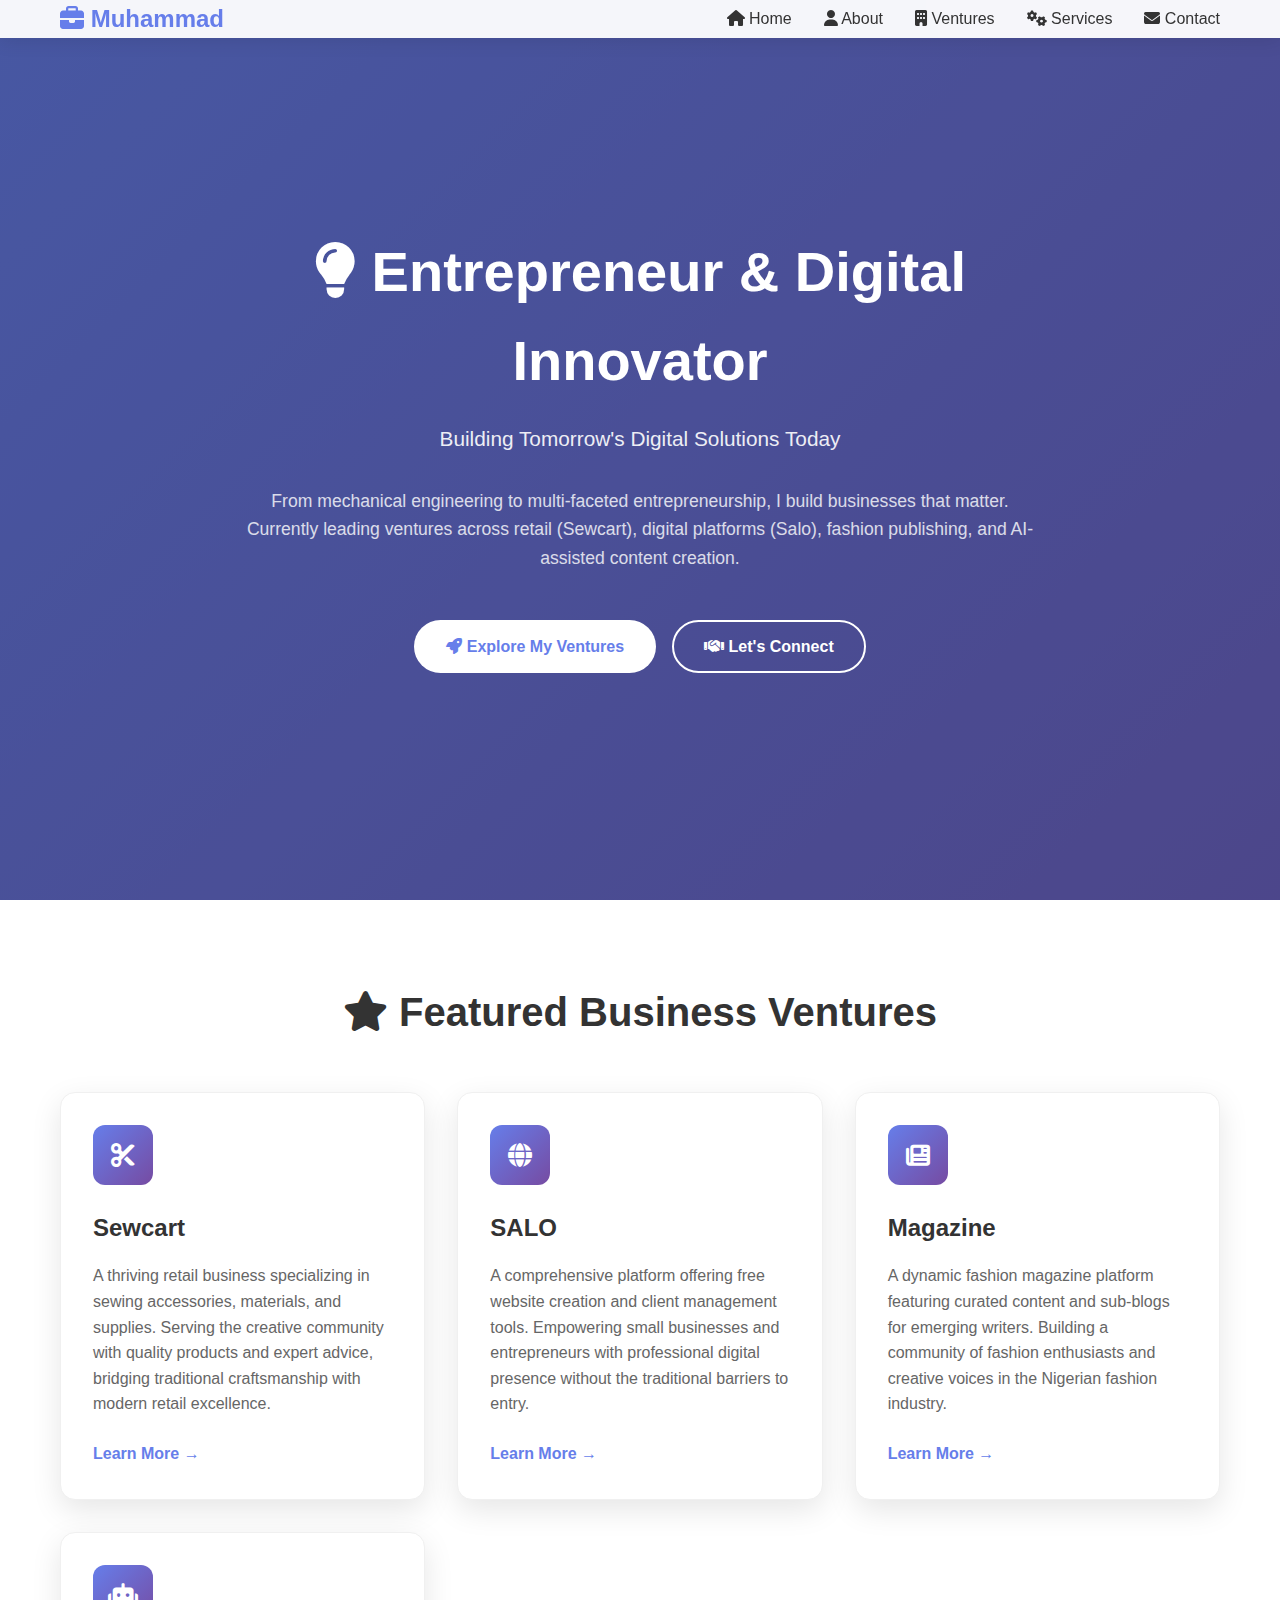
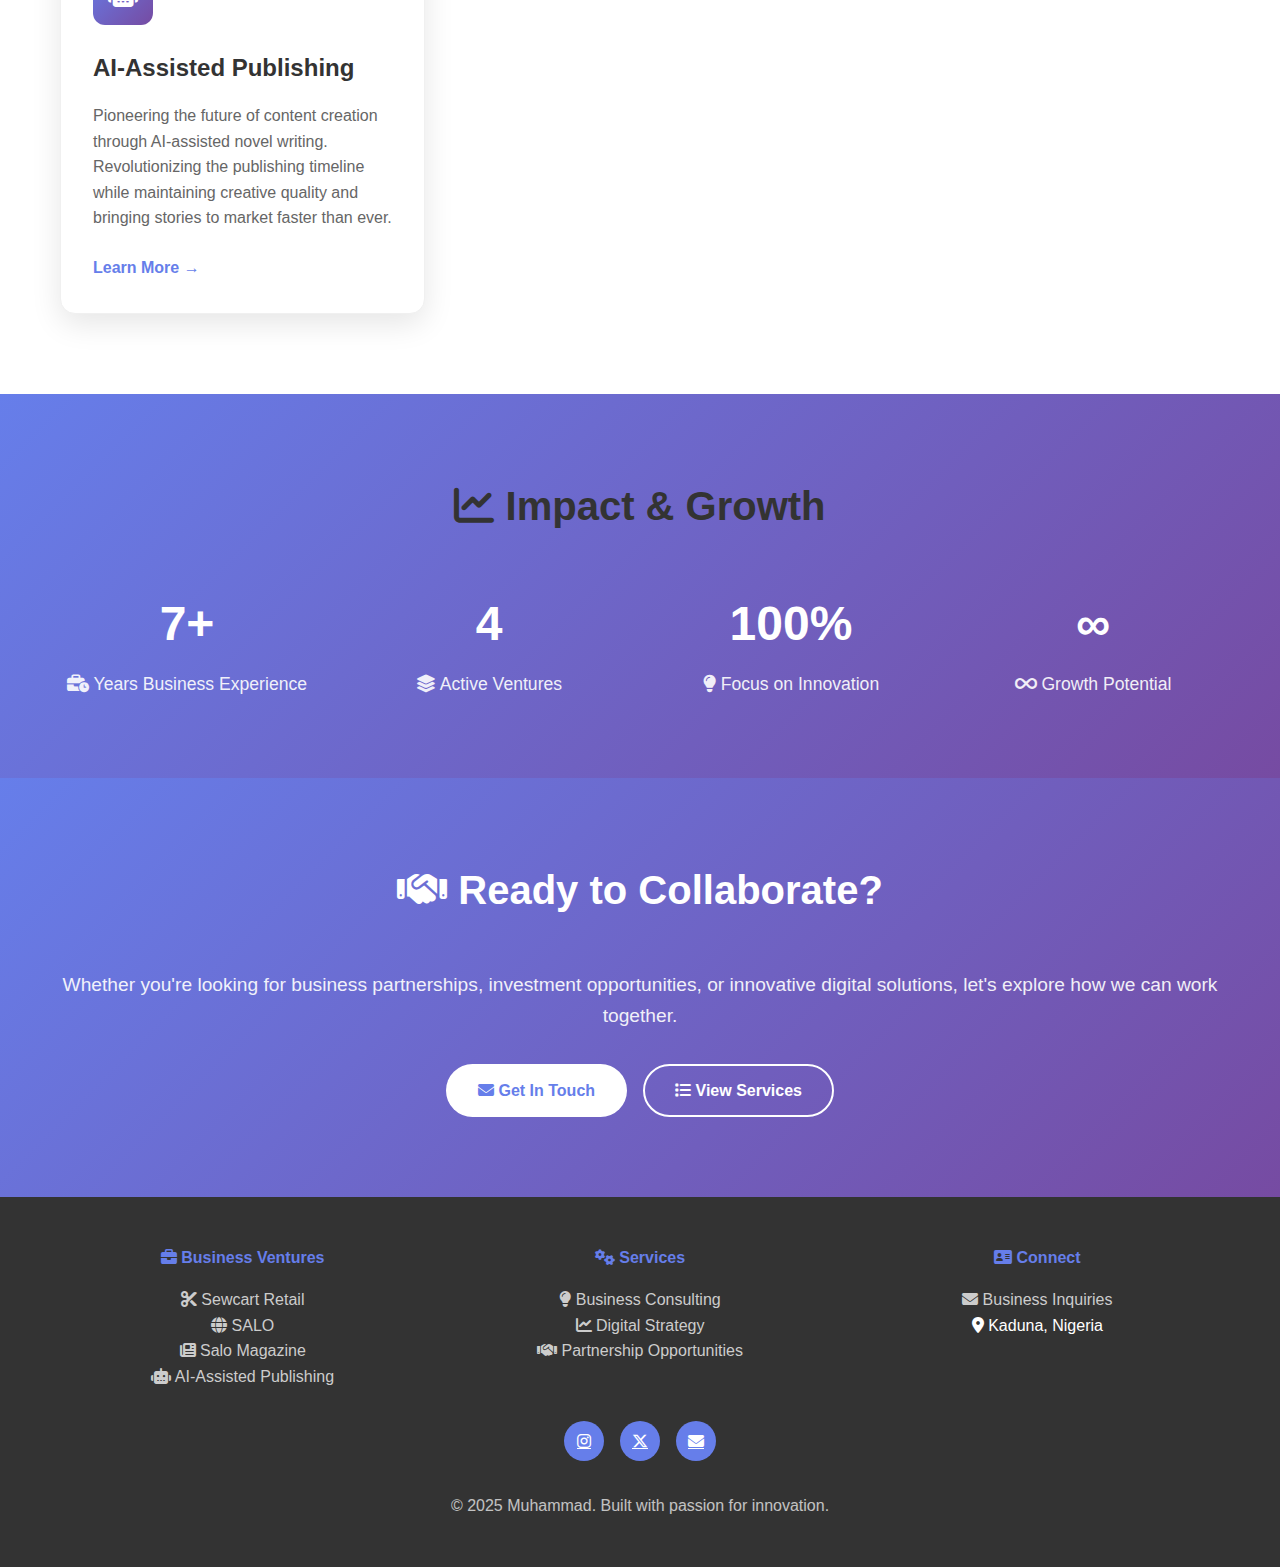
<file: index.html>
<!DOCTYPE html>
<html lang="en">
<head>
    <meta charset="UTF-8">
    <meta name="viewport" content="width=device-width, initial-scale=1.0">
    <title> Muhammad | Entrepreneur </title>
    <meta name="description" content="Entrepreneur building innovative digital solutions across web platforms, fashion publishing, and AI-assisted content creation.">
    <link rel="icon" type="image/x-icon" href="assets/favicon.ico">
    <link rel="stylesheet" href="assets/css/style.css">
    <link href="https://fonts.googleapis.com/css2?family=Inter:wght@400;600;700&display=swap" rel="stylesheet">
    <meta name="keywords" content="Entrepreneur, Digital Business, AI Publishing, Fashion Magazine, Web Platforms, Salo.com.ng, Sewcart, Business Ventures">
    <meta name="author" content="Your Name">
    <meta property="og:title" content="Entrepreneur & Digital Business Owner | Muhammad">
    <meta property="og:description" content="Entrepreneur building innovative digital solutions across web platforms, fashion publishing, and AI-assisted content creation.">
    <meta property="og:image" content="assets/images/og-image.jpg">
    <meta property="og:url" content="https://musnabee.github.io/muhammad">
    <meta name="twitter:card" content="summary_large_image">
    <meta name="twitter:image" content="assets/images/og-image.jpg">
    <meta name="twitter:site" content="@abbati_hq">
   
    <script src="assets/js/main.js"></script>
     <link rel="stylesheet" href="https://cdnjs.cloudflare.com/ajax/libs/font-awesome/6.5.2/css/all.min.css"  crossorigin="anonymous"  referrerpolicy="no-referrer">
    </head>
<body>
    <!-- Header -->
    <header>
        <nav class="container">
            <div class="logo"><i class="fa-solid fa-briefcase"></i> Muhammad</div>
            <ul class="nav-links">
                <li><a href="#home"><i class="fa-solid fa-house"></i> Home</a></li>
                <li><a href="about.html"><i class="fa-solid fa-user"></i> About</a></li>
                <li><a href="ventures.html"><i class="fa-solid fa-building"></i> Ventures</a></li>
                <li><a href="services.html"><i class="fa-solid fa-gears"></i> Services</a></li>
                <li><a href="contact.html"><i class="fa-solid fa-envelope"></i> Contact</a></li>
            </ul>
        </nav>
    </header>

    <!-- Hero Section -->
    <section id="home" class="hero">
        <div class="container">
            <div class="hero-content">
                <h1><i class="fa-solid fa-lightbulb"></i> Entrepreneur & Digital Innovator</h1>
                <p class="hero-subtitle">Building Tomorrow's Digital Solutions Today</p>
                <p class="hero-description">
                    From mechanical engineering to multi-faceted entrepreneurship, I build businesses that matter. 
                    Currently leading ventures across retail (Sewcart), digital platforms (Salo), 
                    fashion publishing, and AI-assisted content creation.
                </p>
                <div class="cta-buttons">
                    <a href="ventures.html" class="btn btn-primary"><i class="fa-solid fa-rocket"></i> Explore My Ventures</a>
                    <a href="contact.html" class="btn btn-secondary"><i class="fa-solid fa-handshake"></i> Let's Connect</a>
                </div>
            </div>
        </div>
    </section>

    <!-- Main Content -->
    <main>
        <!-- Featured Ventures Section -->
        <section class="section">
            <div class="container">
                <h2><i class="fa-solid fa-star"></i> Featured Business Ventures</h2>
                <div class="ventures-grid">
                    <div class="venture-card loading">
                        <div class="venture-icon"><i class="fa-solid fa-scissors"></i></div>
                        <h3>Sewcart</h3>
                        <p>
                            A thriving retail business specializing in sewing accessories, materials, and supplies. 
                            Serving the creative community with quality products and expert advice, bridging 
                            traditional craftsmanship with modern retail excellence.
                        </p>
                        <a href="sewcart.html" class="venture-link">Learn More →</a>
                    </div>

                    <div class="venture-card loading">
                        <div class="venture-icon"><i class="fa-solid fa-globe"></i></div>
                        <h3>SALO</h3>
                        <p>
                            A comprehensive platform offering free website creation and client management tools. 
                            Empowering small businesses and entrepreneurs with professional digital presence 
                            without the traditional barriers to entry.
                        </p>
                        <a href="salo.html" class="venture-link">Learn More →</a>
                    </div>

                    <div class="venture-card loading">
                        <div class="venture-icon"><i class="fa-solid fa-newspaper"></i></div>
                        <h3>Magazine</h3>
                        <p>
                            A dynamic fashion magazine platform featuring curated content and sub-blogs for 
                            emerging writers. Building a community of fashion enthusiasts and creative voices 
                            in the Nigerian fashion industry.
                        </p>
                        <a href="magazine.html" class="venture-link">Learn More →</a>
                    </div>

                    <div class="venture-card loading">
                        <div class="venture-icon"><i class="fa-solid fa-robot"></i></div>
                        <h3>AI-Assisted Publishing</h3>
                        <p>
                            Pioneering the future of content creation through AI-assisted novel writing. 
                            Revolutionizing the publishing timeline while maintaining creative quality 
                            and bringing stories to market faster than ever.
                        </p>
                        <a href="publishing.html" class="venture-link">Learn More →</a>
                    </div>
                </div>
            </div>
        </section>

        <!-- Stats Section -->
        <section class="section stats">
            <div class="container">
                <h2><i class="fa-solid fa-chart-line"></i> Impact & Growth</h2>
                <div class="stats-grid">
                    <div class="stat-item">
                        <h3>7+</h3>
                        <p><i class="fa-solid fa-business-time"></i> Years Business Experience</p>
                    </div>
                    <div class="stat-item">
                        <h3>4</h3>
                        <p><i class="fa-solid fa-layer-group"></i> Active Ventures</p>
                    </div>
                    <div class="stat-item">
                        <h3>100%</h3>
                        <p><i class="fa-solid fa-lightbulb"></i> Focus on Innovation</p>
                    </div>
                    <div class="stat-item">
                        <h3>∞</h3>
                        <p><i class="fa-solid fa-infinity"></i> Growth Potential</p>
                    </div>
                </div>
            </div>
        </section>

        <!-- Blog Preview Section --
        <section class="section blog-preview">
            <div class="container">
                <h2><i class="fa-solid fa-blog"></i> Latest Insights</h2>
                <div class="blog-grid">
                    <article class="blog-card loading">
                        <div class="blog-image"><i class="fa-solid fa-chart-pie"></i></div>
                        <div class="blog-content">
                            <h4>From Engineering to Entrepreneurship: My Digital Journey</h4>
                            <p class="blog-date"><i class="fa-solid fa-calendar"></i> August 2025</p>
                            <p class="blog-excerpt">
                                How my mechanical engineering background shaped my approach to building 
                                systematic and efficient digital businesses...
                            </p>
                        </div>
                    </article>

                    <article class="blog-card loading">
                        <div class="blog-image"><i class="fa-solid fa-robot"></i></div>
                        <div class="blog-content">
                            <h4>The Future of AI-Assisted Content Creation</h4>
                            <p class="blog-date"><i class="fa-solid fa-calendar"></i> August 2025</p>
                            <p class="blog-excerpt">
                                Exploring how artificial intelligence is revolutionizing the publishing industry 
                                and creating new opportunities for creators...
                            </p>
                        </div>
                    </article>

                    <article class="blog-card loading">
                        <div class="blog-image"><i class="fa-solid fa-flag"></i></div>
                        <div class="blog-content">
                            <h4>Building Digital Solutions for the Nigerian Market</h4>
                            <p class="blog-date"><i class="fa-solid fa-calendar"></i> July 2025</p>
                            <p class="blog-excerpt">
                                Understanding local market needs and creating platforms that serve 
                                Nigerian entrepreneurs and creatives effectively...
                            </p>
                        </div>
                    </article>
                </div>
                <div style="text-align: center; margin-top: 2rem;">
                    <a href="blog.html" class="btn btn-primary" style="color: #667eea;"><i class="fa-solid fa-arrow-right"></i> View All Posts</a>
                </div>
            </div>
        </section>
    -->
        <!-- Contact CTA Section -->
        <section class="section" style="background: linear-gradient(135deg, #667eea, #764ba2); color: white;">
            <div class="container" style="text-align: center;">
                <h2 style="color: white;"><i class="fa-solid fa-handshake"></i> Ready to Collaborate?</h2>
                <p style="font-size: 1.2rem; margin-bottom: 2rem; opacity: 0.9;">
                    Whether you're looking for business partnerships, investment opportunities, 
                    or innovative digital solutions, let's explore how we can work together.
                </p>
                <div class="cta-buttons">
                    <a href="contact.html" class="btn btn-primary"><i class="fa-solid fa-envelope"></i> Get In Touch</a>
                    <a href="services.html" class="btn btn-secondary"><i class="fa-solid fa-list"></i> View Services</a>
                </div>
            </div>
        </section>
    </main>

    <!-- Footer -->
    <footer>
        <div class="container">
            <div class="footer-content">
                <div class="footer-section">
                    <h4><i class="fa-solid fa-briefcase"></i> Business Ventures</h4>
                    <p><a href="sewcart.html"><i class="fa-solid fa-scissors"></i> Sewcart Retail</a></p>
                    <p><a href="salo.html"><i class="fa-solid fa-globe"></i> SALO</a></p>
                    <p><a href="magazine.html"><i class="fa-solid fa-newspaper"></i> Salo Magazine</a></p>
                    <p><a href="publishing.html"><i class="fa-solid fa-robot"></i> AI-Assisted Publishing</a></p>
                </div>
                <div class="footer-section">
                    <h4><i class="fa-solid fa-cogs"></i> Services</h4>
                    <p><a href="services.html"><i class="fa-solid fa-lightbulb"></i> Business Consulting</a></p>
                    <p><a href="services.html"><i class="fa-solid fa-chart-line"></i> Digital Strategy</a></p>
                    <p><a href="services.html"><i class="fa-solid fa-handshake"></i> Partnership Opportunities</a></p>
                </div>
                <div class="footer-section">
                    <h4><i class="fa-solid fa-address-card"></i> Connect</h4>
                    <p><a href="contact.html"><i class="fa-solid fa-envelope"></i> Business Inquiries</a></p>
                   <!-- <p><a href="blog.html"><i class="fa-solid fa-pen"></i> Read My Blog</a></p>
                --> <p><i class="fa-solid fa-location-dot"></i> Kaduna, Nigeria</p>
                </div>
            </div>
            
            <div class="social-links">
                <a href="https://instagram.com/abbati.hq" title="Instagram"><i class="fa-brands fa-instagram"></i></a>
                <a href="https://x.com/abbati_hq" title="Twitter"><i class="fa-brands fa-x-twitter"></i></a>
                <a href="mailto:contact@salo.com.ng" title="Email"><i class="fa-solid fa-envelope"></i></a>
            </div>
            
            <p style="margin-top: 2rem; opacity: 0.7;">
                © 2025 Muhammad. Built with passion for innovation.
            </p>
        </div>
    </footer>
</body>


    </html>
</file>
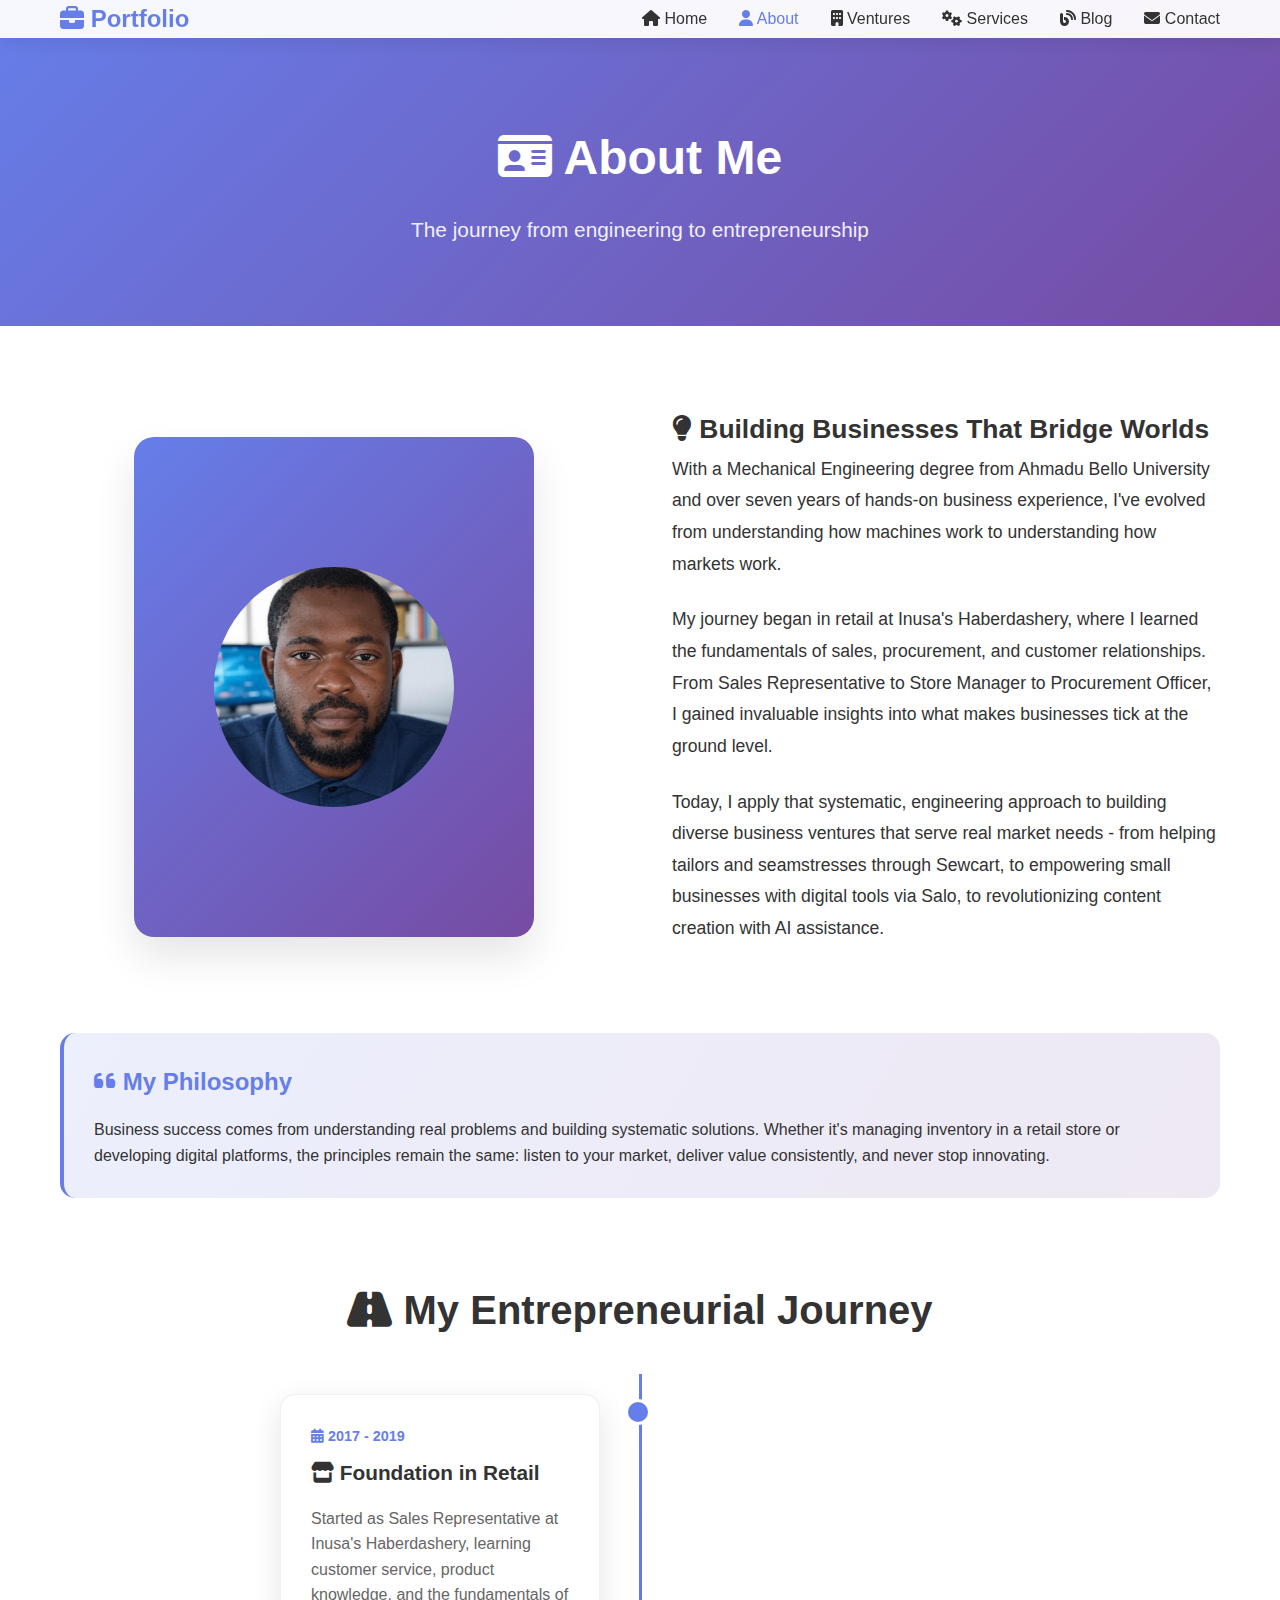
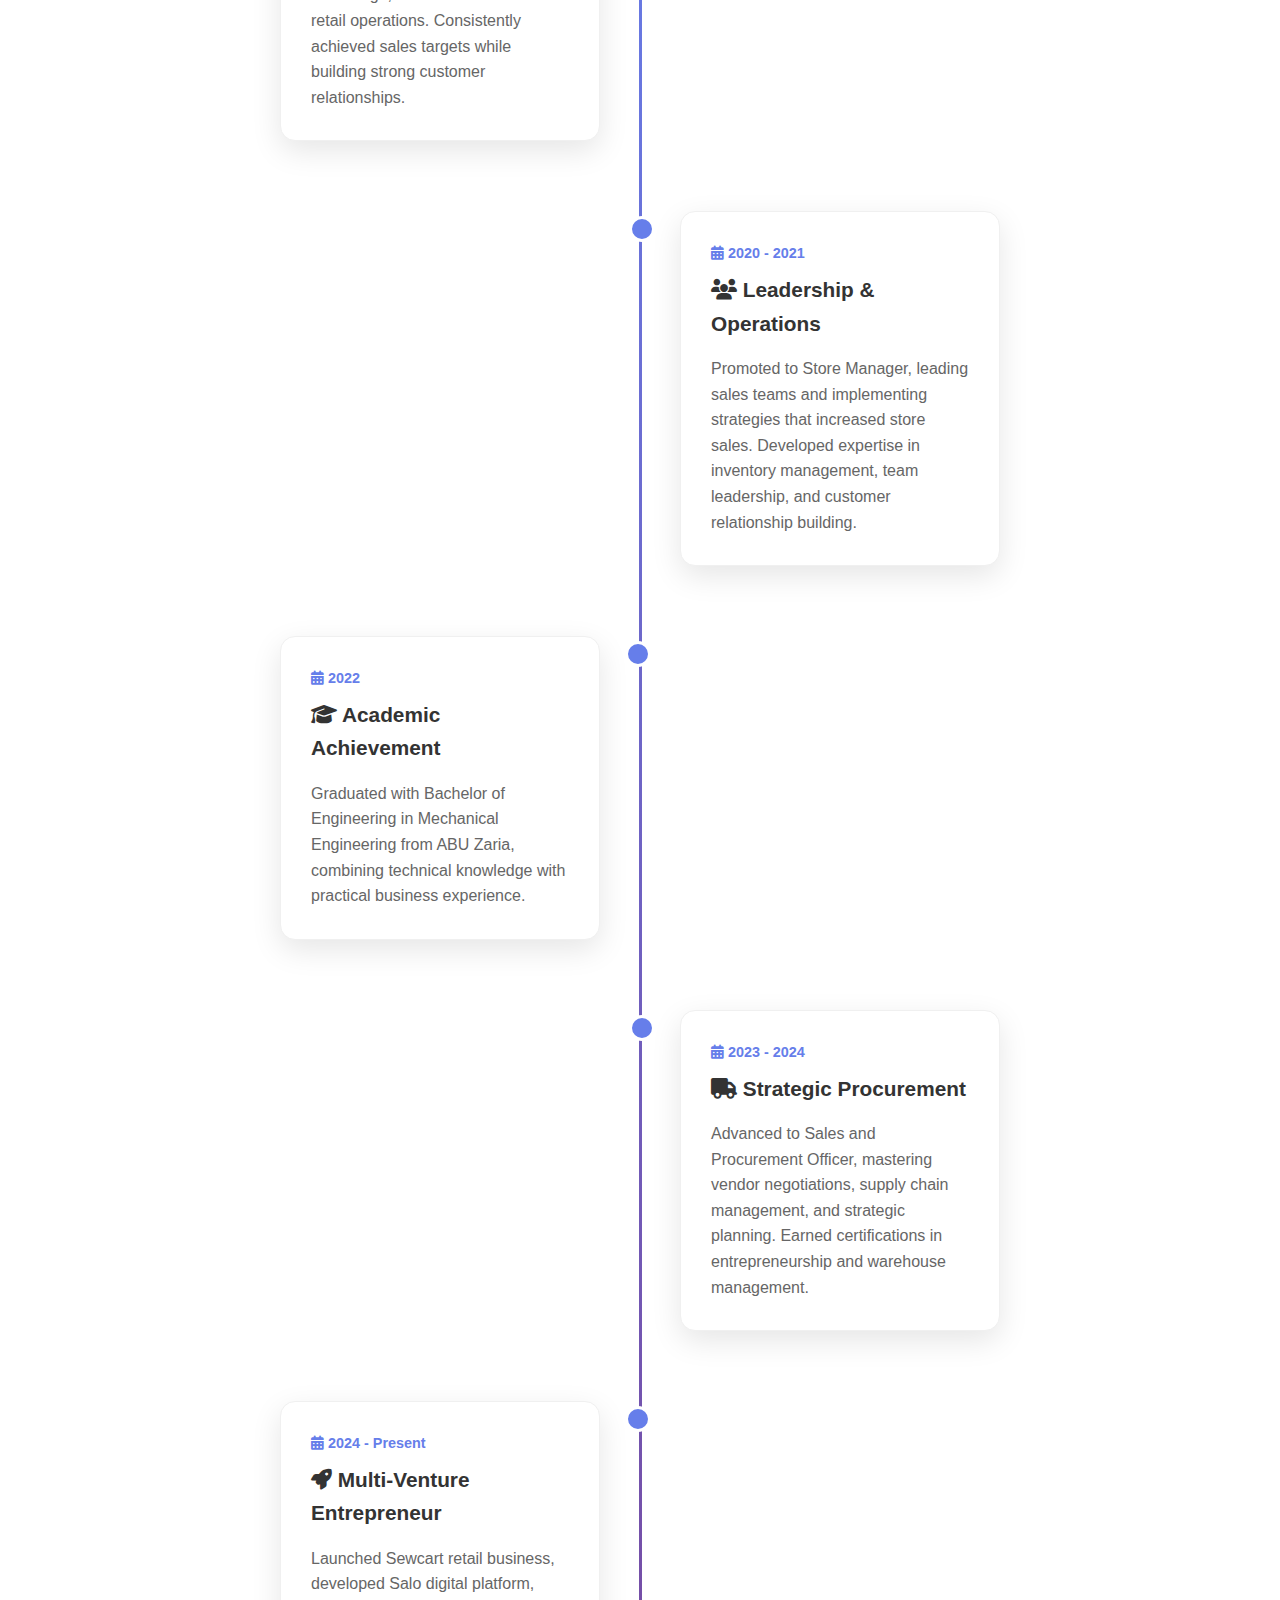
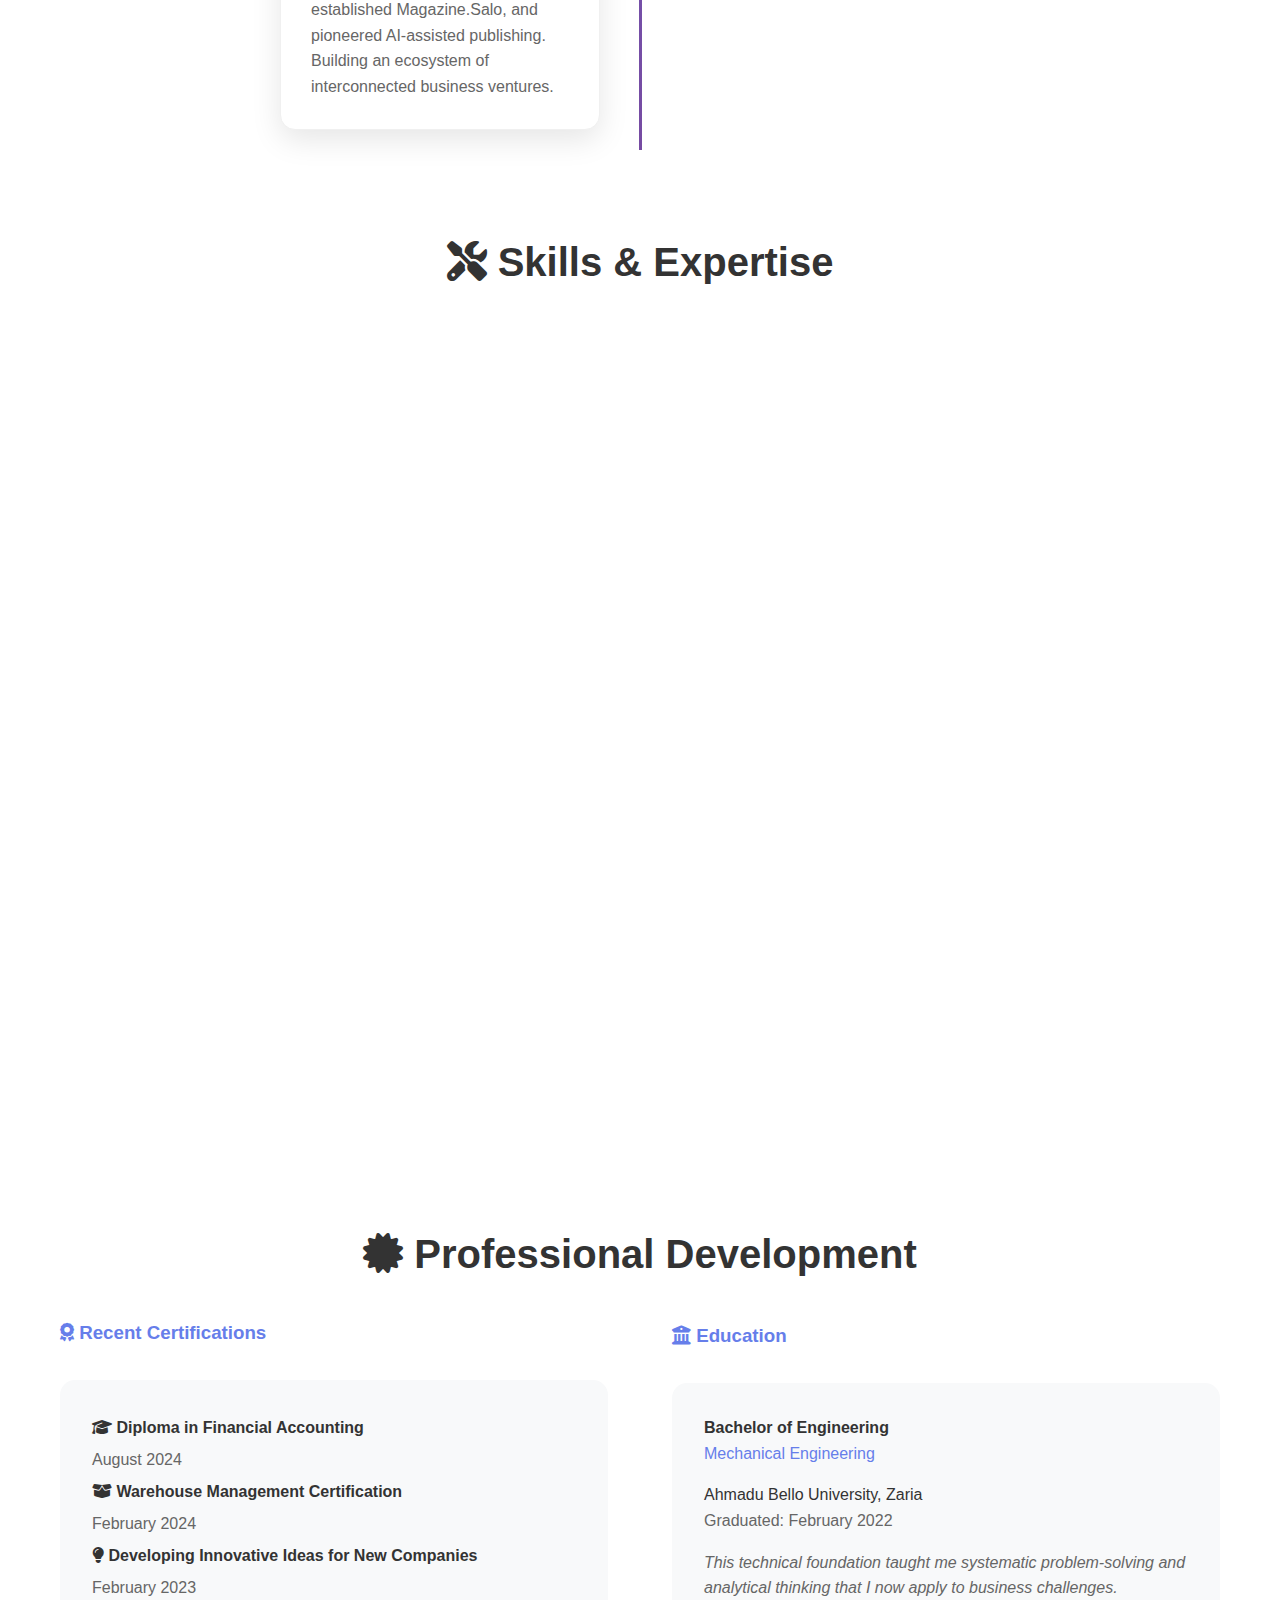
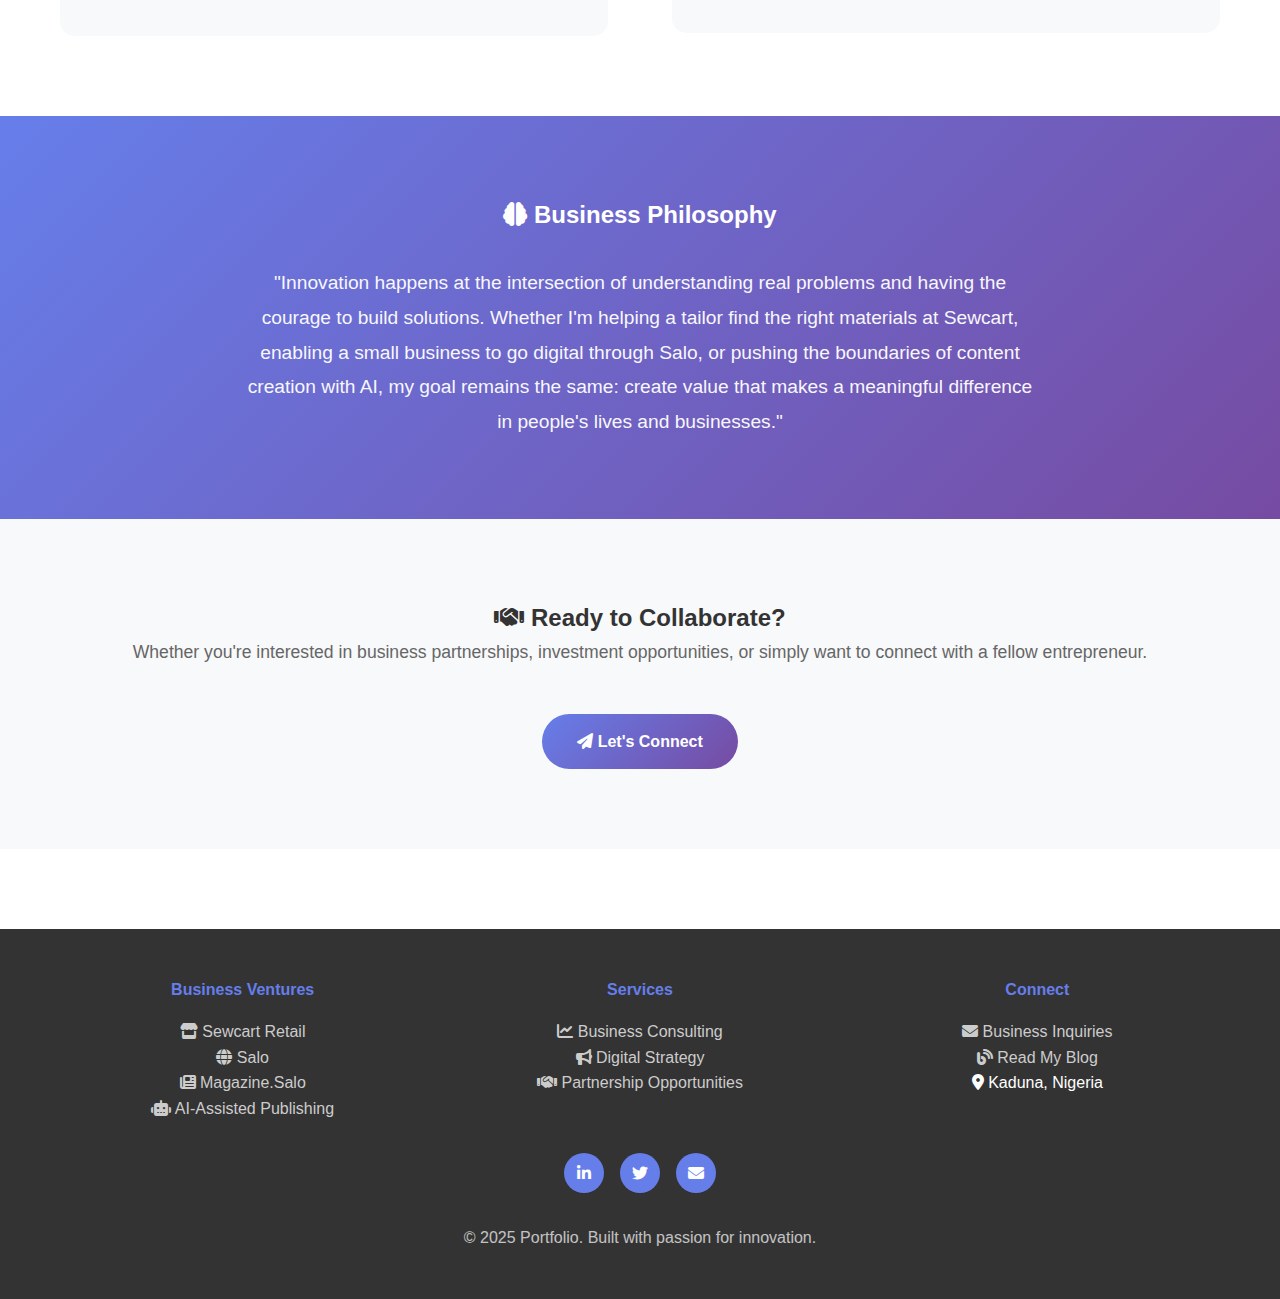
<file: about.html>
<!DOCTYPE html>
<html lang="en">
<head>
    <meta charset="UTF-8">
    <meta name="viewport" content="width=device-width, initial-scale=1.0">
    <title>About | Entrepreneur & Digital Business Owner</title>
    <meta name="description" content="Learn about my journey from mechanical engineering to building diverse business ventures across retail, digital platforms, and publishing.">
    <script src="assets/js/main.js"></script>
    <link rel="stylesheet" href="https://cdnjs.cloudflare.com/ajax/libs/font-awesome/6.5.2/css/all.min.css"  crossorigin="anonymous"  referrerpolicy="no-referrer">
    <link href="https://fonts.googleapis.com/css2?family=Inter:wght@400;600;700&display=swap" rel="stylesheet">
    
    <style>
        * {
            margin: 0;
            padding: 0;
            box-sizing: border-box;
        }

        body {
            font-family: 'Segoe UI', Tahoma, Geneva, Verdana, sans-serif;
            line-height: 1.6;
            color: #333;
            background: #fff;
        }

        .container {
            max-width: 1200px;
            margin: 0 auto;
            padding: 0 20px;
        }

        /* Header */
        header {
            background: rgba(255, 255, 255, 0.95);
            backdrop-filter: blur(10px);
            position: fixed;
            width: 100%;
            top: 0;
            z-index: 1000;
            box-shadow: 0 2px 20px rgba(0, 0, 0, 0.1);
        }

        nav {
            display: flex;
            justify-content: space-between;
            align-items: center;
            padding: 1rem 0;
        }

        .logo {
            font-size: 1.5rem;
            font-weight: bold;
            color: #667eea;
        }

        .nav-links {
            display: flex;
            list-style: none;
            gap: 2rem;
        }

        .nav-links a {
            text-decoration: none;
            color: #333;
            font-weight: 500;
            transition: color 0.3s ease;
        }

        .nav-links a:hover,
        .nav-links a.active {
            color: #667eea;
        }

        /* Hero Section */
        .page-hero {
            background: linear-gradient(135deg, #667eea 0%, #764ba2 100%);
            color: white;
            padding: 120px 0 80px;
            text-align: center;
        }

        .page-hero h1 {
            font-size: 3rem;
            margin-bottom: 1rem;
            animation: fadeInUp 1s ease-out;
        }

        .page-hero p {
            font-size: 1.3rem;
            opacity: 0.9;
            animation: fadeInUp 1s ease-out 0.3s both;
        }

        /* Main Content */
        .profile-image img {
            width: 240px;       /* adjust size */
             height: 240px;      /* adjust size */
             border-radius: 50%; /* makes it circular */
              object-fit: cover;  /* crops the image nicely */    
            }

        .main-content {
            padding: 80px 0;
        }

        .content-section {
            margin-bottom: 80px;
        }

        .section-title {
            font-size: 2.5rem;
            margin-bottom: 2rem;
            color: #333;
            text-align: center;
        }

        .two-column {
            display: grid;
            grid-template-columns: 1fr 1fr;
            gap: 4rem;
            align-items: center;
            margin-bottom: 4rem;
        }

        .profile-image {
            width: 100%;
            max-width: 400px;
            height: 500px;
            background: linear-gradient(135deg, #667eea, #764ba2);
            border-radius: 20px;
            display: flex;
            align-items: center;
            justify-content: center;
            color: white;
            font-size: 4rem;
            margin: 0 auto;
            box-shadow: 0 20px 40px rgba(0, 0, 0, 0.1);
        }

        .about-text {
            font-size: 1.1rem;
            line-height: 1.8;
        }

        .about-text p {
            margin-bottom: 1.5rem;
        }

        .highlight {
            background: linear-gradient(120deg, #667eea20 0%, #764ba220 100%);
            padding: 30px;
            border-radius: 15px;
            margin: 3rem 0;
            border-left: 4px solid #667eea;
        }

        .highlight h3 {
            color: #667eea;
            margin-bottom: 1rem;
            font-size: 1.5rem;
        }

        /* Journey Timeline */
        .timeline {
            position: relative;
            max-width: 800px;
            margin: 0 auto;
        }

        .timeline::before {
            content: '';
            position: absolute;
            width: 3px;
            background: linear-gradient(to bottom, #667eea, #764ba2);
            top: 0;
            bottom: 0;
            left: 50%;
            margin-left: -1.5px;
        }

        .timeline-item {
            padding: 20px 40px;
            position: relative;
            background: inherit;
            width: 50%;
            margin-bottom: 30px;
        }

        .timeline-item::after {
            content: '';
            position: absolute;
            width: 20px;
            height: 20px;
            background: #667eea;
            border: 3px solid #fff;
            top: 25px;
            border-radius: 50%;
            z-index: 1;
        }

        .timeline-item:nth-child(odd) {
            left: 0;
        }

        .timeline-item:nth-child(odd)::after {
            right: -11px;
        }

        .timeline-item:nth-child(even) {
            left: 50%;
        }

        .timeline-item:nth-child(even)::after {
            left: -11px;
        }

        .timeline-content {
            background: #fff;
            padding: 30px;
            border-radius: 15px;
            box-shadow: 0 10px 30px rgba(0, 0, 0, 0.1);
            border: 1px solid #f0f0f0;
        }

        .timeline-date {
            color: #667eea;
            font-weight: bold;
            font-size: 0.9rem;
            margin-bottom: 0.5rem;
        }

        .timeline-title {
            font-size: 1.3rem;
            margin-bottom: 1rem;
            color: #333;
        }

        .timeline-description {
            color: #666;
            line-height: 1.6;
        }

        /* Skills Grid */
        .skills-grid {
            display: grid;
            grid-template-columns: repeat(auto-fit, minmax(280px, 1fr));
            gap: 2rem;
            margin-top: 3rem;
        }

        .skill-category {
            background: #fff;
            padding: 2rem;
            border-radius: 15px;
            box-shadow: 0 10px 30px rgba(0, 0, 0, 0.1);
            border: 1px solid #f0f0f0;
            text-align: center;
        }

        .skill-icon {
            width: 80px;
            height: 80px;
            background: linear-gradient(135deg, #667eea, #764ba2);
            border-radius: 50%;
            display: flex;
            align-items: center;
            justify-content: center;
            margin: 0 auto 1.5rem;
            color: white;
            font-size: 2rem;
        }

        .skill-category h3 {
            margin-bottom: 1rem;
            color: #333;
        }

        .skill-list {
            list-style: none;
            color: #666;
        }

        .skill-list li {
            margin-bottom: 0.5rem;
        }

        /* Philosophy Section */
        .philosophy {
            background: linear-gradient(135deg, #667eea, #764ba2);
            color: white;
            padding: 80px 0;
            text-align: center;
        }

        .philosophy-content {
            max-width: 800px;
            margin: 0 auto;
        }

        .philosophy h2 {
            color: white;
            margin-bottom: 2rem;
        }

        .philosophy-text {
            font-size: 1.2rem;
            line-height: 1.8;
            opacity: 0.95;
        }

        /* Contact CTA */
        .contact-cta {
            padding: 80px 0;
            background: #f8f9fa;
            text-align: center;
        }

        .btn {
            display: inline-block;
            padding: 15px 35px;
            background: linear-gradient(135deg, #667eea, #764ba2);
            color: white;
            text-decoration: none;
            border-radius: 50px;
            font-weight: 600;
            transition: all 0.3s ease;
            margin-top: 2rem;
        }

        .btn:hover {
            transform: translateY(-2px);
            box-shadow: 0 10px 25px rgba(102, 126, 234, 0.3);
        }

        /* Animations */
        @keyframes fadeInUp {
            from {
                opacity: 0;
                transform: translateY(30px);
            }
            to {
                opacity: 1;
                transform: translateY(0);
            }
        }

        .loading {
            opacity: 0;
            animation: fadeIn 0.5s ease-in-out forwards;
        }

        @keyframes fadeIn {
            to {
                opacity: 1;
            }
        }

        /* Mobile Responsiveness */
        @media (max-width: 768px) {
            .nav-links {
                display: none;
            }

            .page-hero h1 {
                font-size: 2.5rem;
            }

            .page-hero p {
                font-size: 1.1rem;
            }

            .two-column {
                grid-template-columns: 1fr;
                gap: 2rem;
                text-align: center;
            }

            .timeline::before {
                left: 30px;
            }

            .timeline-item {
                width: 100%;
                padding-left: 70px;
                padding-right: 25px;
            }

            .timeline-item::after {
                left: 19px;
            }

            .timeline-item:nth-child(even) {
                left: 0;
            }

            .timeline-item:nth-child(even)::after {
                left: 19px;
            }

            .skills-grid {
                grid-template-columns: 1fr;
            }

            .section-title {
                font-size: 2rem;
            }
        }
    </style>
</head>
<body>
    <!-- Header -->
    <header>
        <nav class="container">
            <div class="logo"><i class="fas fa-briefcase"></i> Portfolio</div>
            <ul class="nav-links">
                <li><a href="index.html"><i class="fas fa-home"></i> Home</a></li>
                <li><a href="about.html" class="active"><i class="fas fa-user"></i> About</a></li>
                <li><a href="ventures.html"><i class="fas fa-building"></i> Ventures</a></li>
                <li><a href="services.html"><i class="fas fa-cogs"></i> Services</a></li>
                <li><a href="blog.html"><i class="fas fa-blog"></i> Blog</a></li>
                <li><a href="contact.html"><i class="fas fa-envelope"></i> Contact</a></li>
            </ul>
        </nav>
    </header>

    <!-- Page Hero -->
    <section class="page-hero">
        <div class="container">
            <h1><i class="fas fa-id-card"></i> About Me</h1>
            <p>The journey from engineering to entrepreneurship</p>
        </div>
    </section>

    <!-- Main Content -->
    <main class="main-content">
        <div class="container">
            <!-- Introduction Section -->
            <section class="content-section">
                <div class="two-column">
                    <div class="profile-image">
                       <!-- <i class="fas fa-user-circle fa-6x"></i>-->
                        <img src="assets/images/profile_image.JPG" alt="Profile Image">
                    </div>
                    <div class="about-text">
                        <h2><i class="fas fa-lightbulb"></i> Building Businesses That Bridge Worlds</h2>
                        <p>
                            With a Mechanical Engineering degree from Ahmadu Bello University and over seven years 
                            of hands-on business experience, I've evolved from understanding how machines work 
                            to understanding how markets work.
                        </p>
                        <p>
                            My journey began in retail at Inusa's Haberdashery, where I learned the fundamentals 
                            of sales, procurement, and customer relationships. From Sales Representative to Store Manager 
                            to Procurement Officer, I gained invaluable insights into what makes businesses tick 
                            at the ground level.
                        </p>
                        <p>
                            Today, I apply that systematic, engineering approach to building diverse business ventures 
                            that serve real market needs - from helping tailors and seamstresses through Sewcart, 
                            to empowering small businesses with digital tools via Salo, to revolutionizing content creation 
                            with AI assistance.
                        </p>
                    </div>
                </div>

                <div class="highlight">
                    <h3><i class="fas fa-quote-left"></i> My Philosophy</h3>
                    <p>
                        Business success comes from understanding real problems and building systematic solutions. 
                        Whether it's managing inventory in a retail store or developing digital platforms, 
                        the principles remain the same: listen to your market, deliver value consistently, 
                        and never stop innovating.
                    </p>
                </div>
            </section>

            <!-- Journey Timeline -->
            <section class="content-section">
                <h2 class="section-title"><i class="fas fa-road"></i> My Entrepreneurial Journey</h2>
                <div class="timeline">
                    <div class="timeline-item loading">
                        <div class="timeline-content">
                            <div class="timeline-date"><i class="fas fa-calendar-alt"></i> 2017 - 2019</div>
                            <h3 class="timeline-title"><i class="fas fa-store"></i> Foundation in Retail</h3>
                            <p class="timeline-description">
                                Started as Sales Representative at Inusa's Haberdashery, learning customer service, 
                                product knowledge, and the fundamentals of retail operations. Consistently achieved 
                                sales targets while building strong customer relationships.
                            </p>
                        </div>
                    </div>

                    <div class="timeline-item loading">
                        <div class="timeline-content">
                            <div class="timeline-date"><i class="fas fa-calendar-alt"></i> 2020 - 2021</div>
                            <h3 class="timeline-title"><i class="fas fa-users"></i> Leadership & Operations</h3>
                            <p class="timeline-description">
                                Promoted to Store Manager, leading sales teams and implementing strategies that 
                                increased store sales. Developed expertise in inventory management, team leadership, 
                                and customer relationship building.
                            </p>
                        </div>
                    </div>

                    <div class="timeline-item loading">
                        <div class="timeline-content">
                            <div class="timeline-date"><i class="fas fa-calendar-alt"></i> 2022</div>
                            <h3 class="timeline-title"><i class="fas fa-graduation-cap"></i> Academic Achievement</h3>
                            <p class="timeline-description">
                                Graduated with Bachelor of Engineering in Mechanical Engineering from ABU Zaria, 
                                combining technical knowledge with practical business experience.
                            </p>
                        </div>
                    </div>

                    <div class="timeline-item loading">
                        <div class="timeline-content">
                            <div class="timeline-date"><i class="fas fa-calendar-alt"></i> 2023 - 2024</div>
                            <h3 class="timeline-title"><i class="fas fa-truck"></i> Strategic Procurement</h3>
                            <p class="timeline-description">
                                Advanced to Sales and Procurement Officer, mastering vendor negotiations, 
                                supply chain management, and strategic planning. Earned certifications in 
                                entrepreneurship and warehouse management.
                            </p>
                        </div>
                    </div>

                    <div class="timeline-item loading">
                        <div class="timeline-content">
                            <div class="timeline-date"><i class="fas fa-calendar-alt"></i> 2024 - Present</div>
                            <h3 class="timeline-title"><i class="fas fa-rocket"></i> Multi-Venture Entrepreneur</h3>
                            <p class="timeline-description">
                                Launched Sewcart retail business, developed Salo digital platform, 
                                established Magazine.Salo, and pioneered AI-assisted publishing. 
                                Building an ecosystem of interconnected business ventures.
                            </p>
                        </div>
                    </div>
                </div>
            </section>

            <!-- Skills & Expertise -->
            <section class="content-section">
                <h2 class="section-title"><i class="fas fa-tools"></i> Skills & Expertise</h2>
                <div class="skills-grid">
                    <div class="skill-category loading">
                        <div class="skill-icon"><i class="fas fa-store"></i></div>
                        <h3>Retail & Operations</h3>
                        <ul class="skill-list">
                            <li>Store Management</li>
                            <li>Inventory Control</li>
                            <li>Sales Strategy</li>
                            <li>Customer Service</li>
                            <li>Team Leadership</li>
                        </ul>
                    </div>

                    <div class="skill-category loading">
                        <div class="skill-icon"><i class="fas fa-handshake"></i></div>
                        <h3>Business Development</h3>
                        <ul class="skill-list">
                            <li>Vendor Negotiations</li>
                            <li>Strategic Planning</li>
                            <li>Market Analysis</li>
                            <li>Partnership Development</li>
                            <li>Business Model Design</li>
                        </ul>
                    </div>

                    <div class="skill-category loading">
                        <div class="skill-icon"><i class="fas fa-laptop-code"></i></div>
                        <h3>Digital & Technology</h3>
                        <ul class="skill-list">
                            <li>Platform Development</li>
                            <li>WordPress & WooCommerce</li>
                            <li>Basic HTML, CSS, JavaScript</li>
                            <li>Google Analytics</li>
                            <li>Digital Marketing</li>
                        </ul>
                    </div>

                    <div class="skill-category loading">
                        <div class="skill-icon"><i class="fas fa-pen-nib"></i></div>
                        <h3>Content & Publishing</h3>
                        <ul class="skill-list">
                            <li>AI-Assisted Writing</li>
                            <li>Editorial Management</li>
                            <li>Content Strategy</li>
                            <li>Writer Coordination</li>
                            <li>Publishing Innovation</li>
                        </ul>
                    </div>
                </div>
            </section>

            <!-- Certifications -->
            <section class="content-section">
                <h2 class="section-title"><i class="fas fa-certificate"></i> Professional Development</h2>
                <div class="two-column">
                    <div>
                        <h3 style="margin-bottom: 2rem; color: #667eea;"><i class="fas fa-award"></i> Recent Certifications</h3>
                        <div style="background: #f8f9fa; padding: 2rem; border-radius: 15px;">
                            <ul style="list-style: none; line-height: 2;">
                                <li><i class="fas fa-graduation-cap"></i> <strong>Diploma in Financial Accounting</strong><br><span style="color: #666;">August 2024</span></li>
                                <li><i class="fas fa-box-open"></i> <strong>Warehouse Management Certification</strong><br><span style="color: #666;">February 2024</span></li>
                                <li><i class="fas fa-lightbulb"></i> <strong>Developing Innovative Ideas for New Companies</strong><br><span style="color: #666;">February 2023</span></li>
                            </ul>
                        </div>
                    </div>
                    <div>
                        <h3 style="margin-bottom: 2rem; color: #667eea;"><i class="fas fa-university"></i> Education</h3>
                        <div style="background: #f8f9fa; padding: 2rem; border-radius: 15px;">
                            <h4>Bachelor of Engineering</h4>
                            <p style="color: #667eea; margin-bottom: 1rem;">Mechanical Engineering</p>
                            <p>Ahmadu Bello University, Zaria</p>
                            <p style="color: #666;">Graduated: February 2022</p>
                            <p style="margin-top: 1rem; font-style: italic; color: #666;">
                                This technical foundation taught me systematic problem-solving 
                                and analytical thinking that I now apply to business challenges.
                            </p>
                        </div>
                    </div>
                </div>
            </section>
        </div>

        <!-- Philosophy Section -->
        <section class="philosophy">
            <div class="container">
                <div class="philosophy-content">
                    <h2><i class="fas fa-brain"></i> Business Philosophy</h2>
                    <p class="philosophy-text">
                        "Innovation happens at the intersection of understanding real problems and having 
                        the courage to build solutions. Whether I'm helping a tailor find the right materials 
                        at Sewcart, enabling a small business to go digital through Salo, or pushing 
                        the boundaries of content creation with AI, my goal remains the same: create value 
                        that makes a meaningful difference in people's lives and businesses."
                    </p>
                </div>
            </div>
        </section>

        <!-- Contact CTA -->
        <section class="contact-cta">
            <div class="container">
                <h2><i class="fas fa-handshake"></i> Ready to Collaborate?</h2>
                <p style="font-size: 1.1rem; margin-bottom: 1rem; color: #666;">
                    Whether you're interested in business partnerships, investment opportunities, 
                    or simply want to connect with a fellow entrepreneur.
                </p>
                <a href="contact.html" class="btn"><i class="fas fa-paper-plane"></i> Let's Connect</a>
            </div>
        </section>
    </main>

    <!-- Footer -->
    <footer style="background: #333; color: #fff; text-align: center; padding: 3rem 0;">
        <div class="container">
            <div style="display: grid; grid-template-columns: repeat(auto-fit, minmax(250px, 1fr)); gap: 2rem; margin-bottom: 2rem;">
                <div>
                    <h4 style="margin-bottom: 1rem; color: #667eea;">Business Ventures</h4>
                    <p><a href="sewcart.html" style="color: #ccc; text-decoration: none;"><i class="fas fa-store"></i> Sewcart Retail</a></p>
                    <p><a href="salo.html" style="color: #ccc; text-decoration: none;"><i class="fas fa-globe"></i> Salo</a></p>
                    <p><a href="magazine.html" style="color: #ccc; text-decoration: none;"><i class="fas fa-newspaper"></i> Magazine.Salo</a></p>
                    <p><a href="publishing.html" style="color: #ccc; text-decoration: none;"><i class="fas fa-robot"></i> AI-Assisted Publishing</a></p>
                </div>
                <div>
                    <h4 style="margin-bottom: 1rem; color: #667eea;">Services</h4>
                    <p><a href="services.html" style="color: #ccc; text-decoration: none;"><i class="fas fa-chart-line"></i> Business Consulting</a></p>
                    <p><a href="services.html" style="color: #ccc; text-decoration: none;"><i class="fas fa-bullhorn"></i> Digital Strategy</a></p>
                    <p><a href="services.html" style="color: #ccc; text-decoration: none;"><i class="fas fa-handshake"></i> Partnership Opportunities</a></p>
                </div>
                <div>
                    <h4 style="margin-bottom: 1rem; color: #667eea;">Connect</h4>
                    <p><a href="contact.html" style="color: #ccc; text-decoration: none;"><i class="fas fa-envelope"></i> Business Inquiries</a></p>
                    <p><a href="blog.html" style="color: #ccc; text-decoration: none;"><i class="fas fa-blog"></i> Read My Blog</a></p>
                    <p><i class="fas fa-map-marker-alt"></i> Kaduna, Nigeria</p>
                </div>
            </div>
            
            <div style="display: flex; gap: 1rem; justify-content: center; margin-top: 2rem;">
                <a href="#" style="background: #667eea; color: white; width: 40px; height: 40px; border-radius: 50%; display: flex; align-items: center; justify-content: center; text-decoration: none;">
                    <i class="fab fa-linkedin-in"></i>
                </a>
                <a href="#" style="background: #667eea; color: white; width: 40px; height: 40px; border-radius: 50%; display: flex; align-items: center; justify-content: center; text-decoration: none;">
                    <i class="fab fa-twitter"></i>
                </a>
                <a href="#" style="background: #667eea; color: white; width: 40px; height: 40px; border-radius: 50%; display: flex; align-items: center; justify-content: center; text-decoration: none;">
                    <i class="fas fa-envelope"></i>
                </a>
            </div>
            
            <p style="margin-top: 2rem; opacity: 0.7;">
                © 2025 Portfolio. Built with passion for innovation.
            </p>
        </div>
    </footer>
       <script>
        document.addEventListener('DOMContentLoaded', function() {
            // Add loading animation delay
            const loadingElements = document.querySelectorAll('.loading');
            loadingElements.forEach((el, index) => {
                setTimeout(() => {
                    el.style.opacity = '1';
                }, index * 200);
            });

            // Header scroll effect
            let lastScrollTop = 0;
            const header = document.querySelector('header');
            
            window.addEventListener('scroll', function() {
                let scrollTop = window.pageYOffset || document.documentElement.scrollTop;
                
                if (scrollTop > lastScrollTop && scrollTop > 100) {
                    header.style.transform = 'translateY(-100%)';
                } else {
                    header.style.transform = 'translateY(0)';
                }
                
                lastScrollTop = scrollTop;
            });

            header.style.transition = 'transform 0.3s ease-in-out';

            // Timeline animation on scroll
            const timelineItems = document.querySelectorAll('.timeline-item');
            
            const observerOptions = {
                threshold: 0.3,
                rootMargin: '0px 0px -50px 0px'
            };

            const observer = new IntersectionObserver(function(entries) {
                entries.forEach(entry => {
                    if (entry.isIntersecting) {
                        entry.target.style.animation = 'fadeInUp 0.6s ease-out forwards';
                    }
                });
            }, observerOptions);

            timelineItems.forEach(item => {
                observer.observe(item);
            });
        });
    </script>
</body>
</html>
</file>
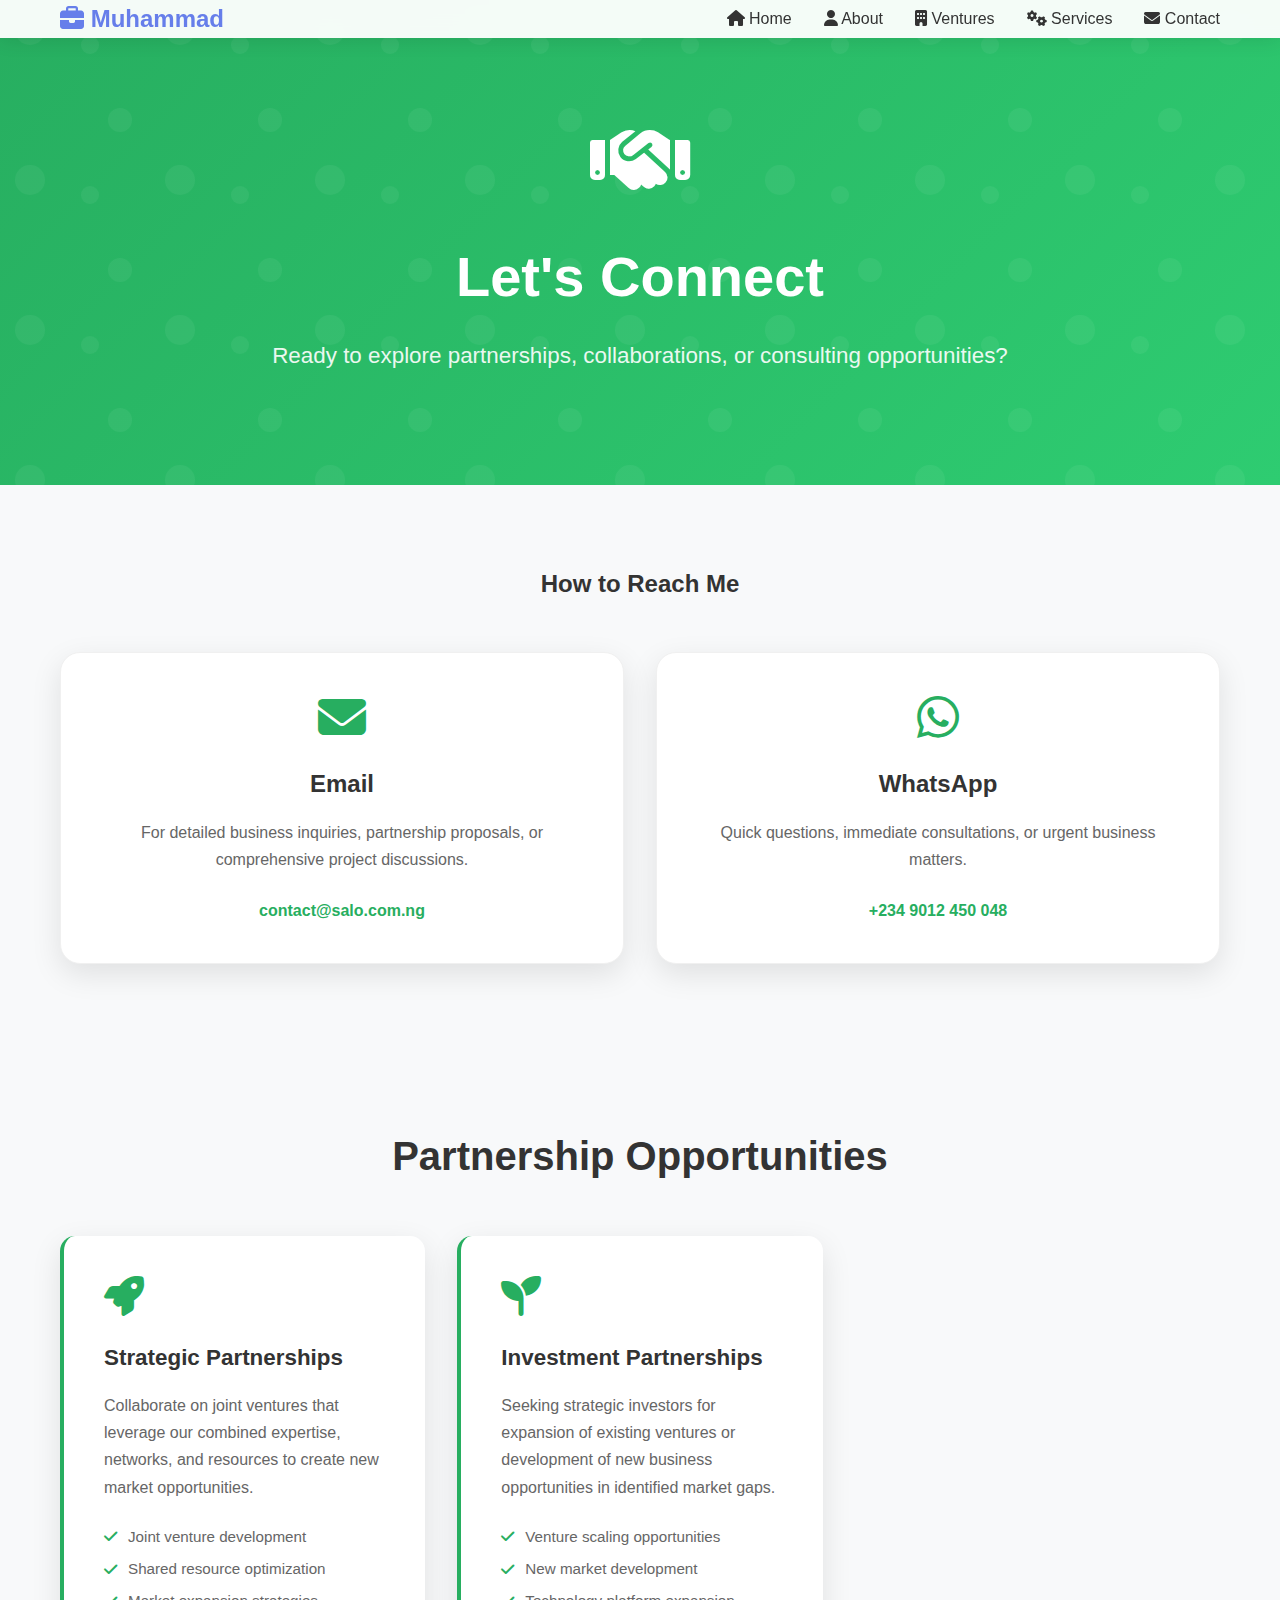
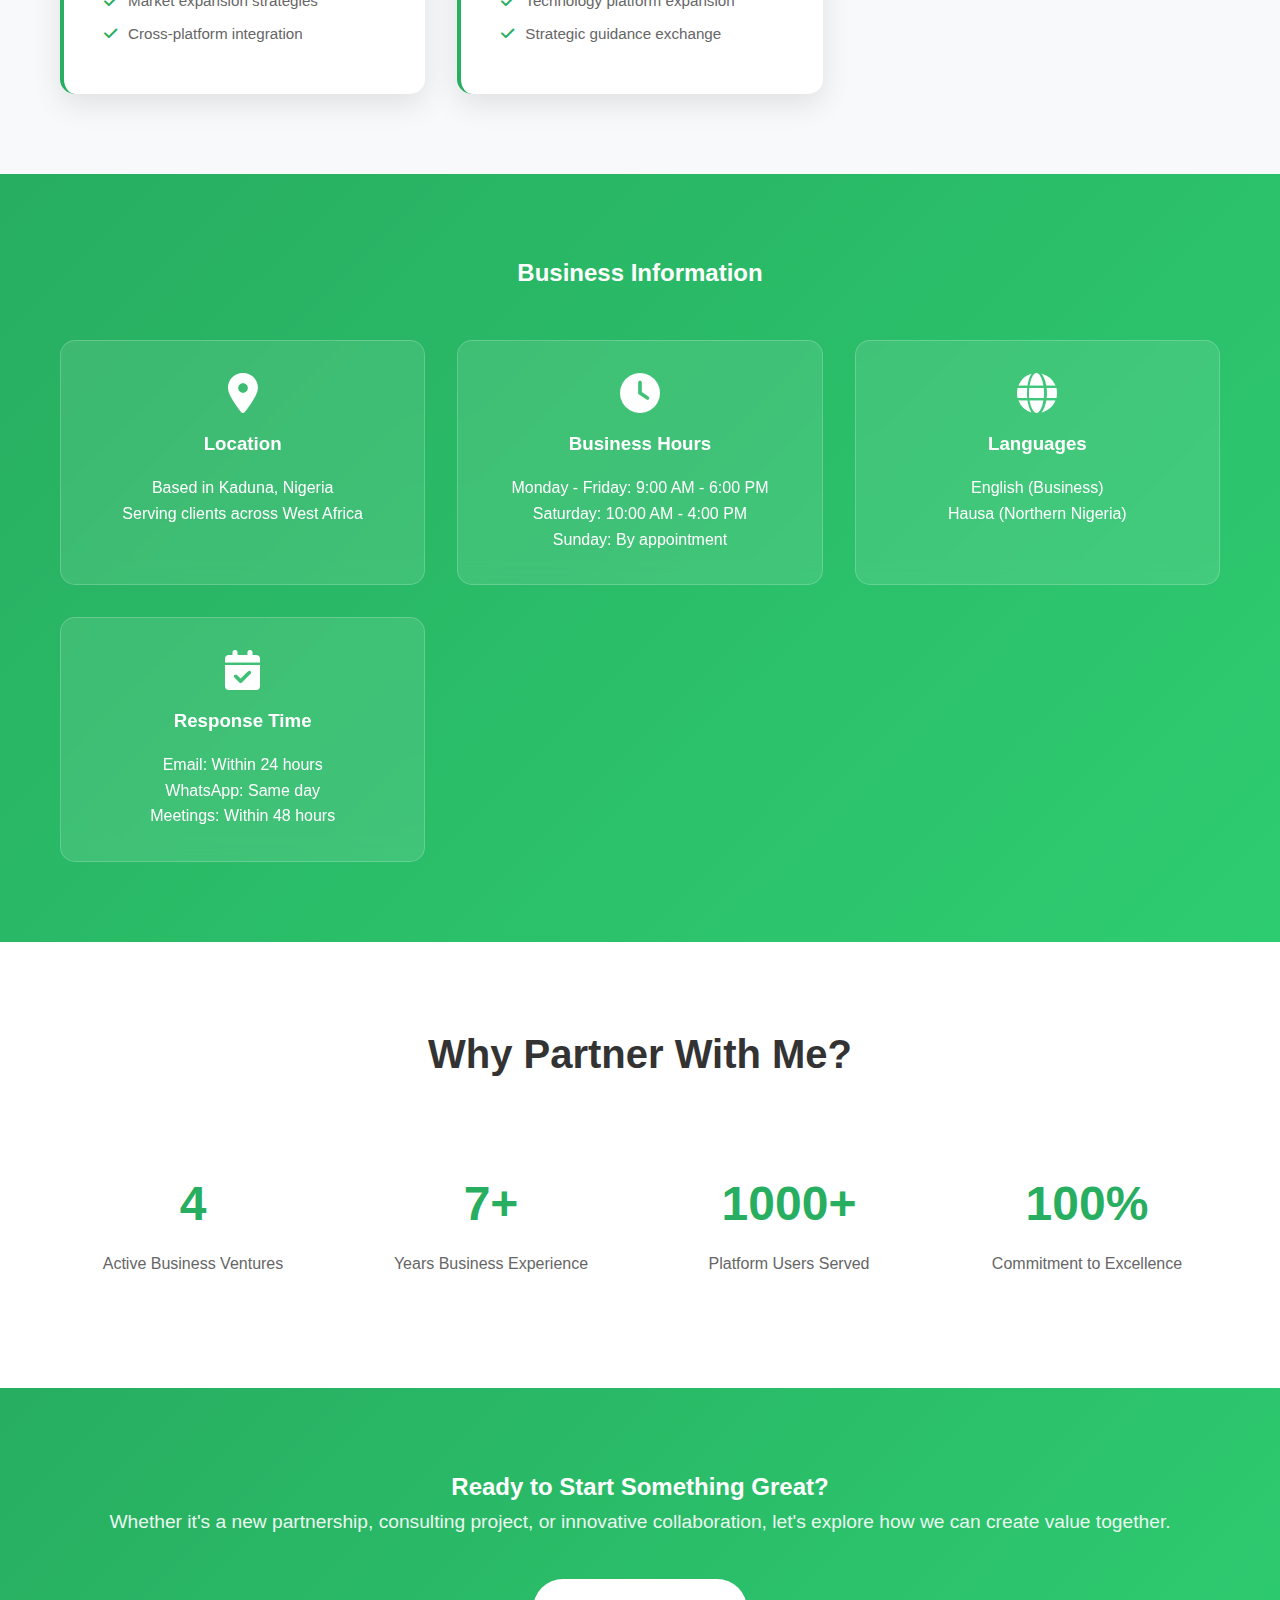
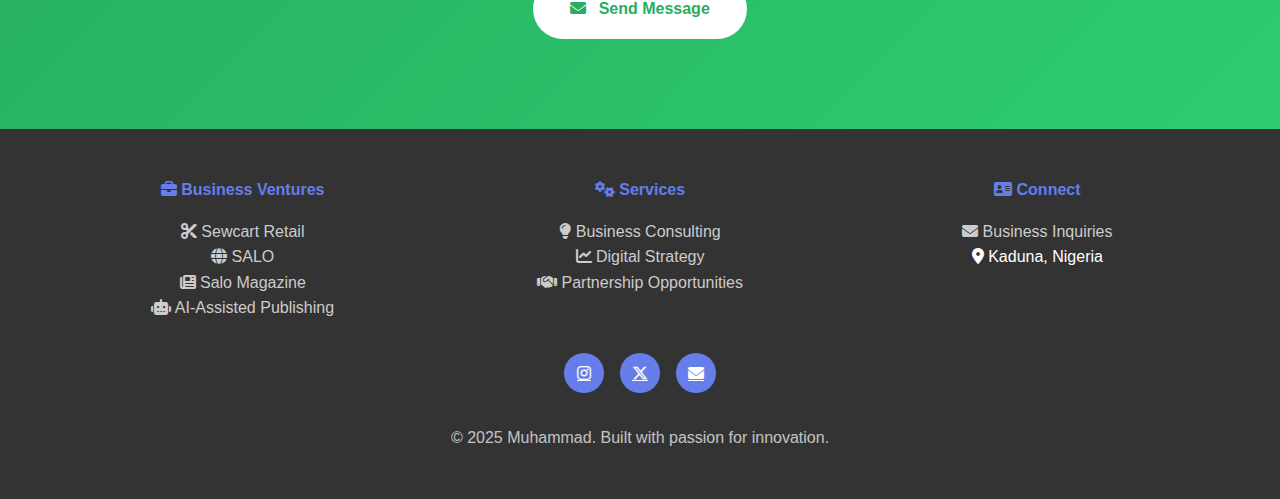
<file: contact.html>
<!DOCTYPE html>
<html lang="en">
<head>
    <meta charset="UTF-8">
    <meta name="viewport" content="width=device-width, initial-scale=1.0">
    <title>Contact & Partnerships | Let's Build Something Great Together</title>
    <meta name="description" content="Get in touch for business partnerships, consulting services, investment opportunities, or collaboration on innovative projects.">
     <link rel="stylesheet" href="https://cdnjs.cloudflare.com/ajax/libs/font-awesome/6.5.2/css/all.min.css"  crossorigin="anonymous"  referrerpolicy="no-referrer">
    <link href="https://fonts.googleapis.com/css2?family=Inter:wght@400;600;700&display=swap" rel="stylesheet">
    <link rel="stylesheet" href="assets/css/style.css">
   
   
    <style>
        * {
            margin: 0;
            padding: 0;
            box-sizing: border-box;
        }

        body {
            font-family: 'Segoe UI', Tahoma, Geneva, Verdana, sans-serif;
            line-height: 1.6;
            color: #333;
            background: #fff;
        }

        .container {
            max-width: 1200px;
            margin: 0 auto;
            padding: 0 20px;
        }

        /* Header */
        header {
            background: rgba(255, 255, 255, 0.95);
            backdrop-filter: blur(10px);
            position: fixed;
            width: 100%;
            top: 0;
            z-index: 1000;
            box-shadow: 0 2px 20px rgba(0, 0, 0, 0.1);
        }

        nav {
            display: flex;
            justify-content: space-between;
            align-items: center;
            padding: 1rem 0;
        }

        .logo {
            font-size: 1.5rem;
            font-weight: bold;
            color: #667eea;
        }

        .nav-links {
            display: flex;
            list-style: none;
            gap: 2rem;
        }

        .nav-links a {
            text-decoration: none;
            color: #333;
            font-weight: 500;
            transition: color 0.3s ease;
        }

        .nav-links a:hover,
        .nav-links a.active {
            color: #667eea;
        }

        /* Page Hero */
        .page-hero {
            background: linear-gradient(135deg, #27ae60 0%, #2ecc71 100%);
            color: white;
            padding: 120px 0 80px;
            position: relative;
            overflow: hidden;
        }

        .page-hero::before {
            content: '';
            position: absolute;
            top: 0;
            left: 0;
            right: 0;
            bottom: 0;
            background: url('data:image/svg+xml,<svg xmlns="http://www.w3.org/2000/svg" viewBox="0 0 100 100"><circle cx="20" cy="20" r="10" fill="rgba(255,255,255,0.05)"/><circle cx="80" cy="80" r="8" fill="rgba(255,255,255,0.05)"/><circle cx="60" cy="30" r="6" fill="rgba(255,255,255,0.05)"/></svg>');
            background-size: 150px 150px;
            animation: bubble-float 20s linear infinite;
        }

        @keyframes bubble-float {
            0% { transform: translateY(0) translateX(0); }
            50% { transform: translateY(-20px) translateX(10px); }
            100% { transform: translateY(0) translateX(0); }
        }

        .hero-content {
            position: relative;
            z-index: 2;
            text-align: center;
            max-width: 800px;
            margin: 0 auto;
        }

        .project-icon {
            font-size: 5rem;
            margin-bottom: 2rem;
            display: block;
            animation: fadeInUp 1s ease-out;
        }

        .hero-content h1 {
            font-size: 3.5rem;
            margin-bottom: 1rem;
            animation: fadeInUp 1s ease-out 0.2s both;
        }

        .hero-subtitle {
            font-size: 1.4rem;
            margin-bottom: 2rem;
            opacity: 0.9;
            animation: fadeInUp 1s ease-out 0.4s both;
        }

        /* Contact Methods */
        .contact-methods {
            background: #f8f9fa;
            padding: 80px 0;
        }

        .methods-grid {
            display: grid;
            grid-template-columns: repeat(auto-fit, minmax(300px, 1fr));
            gap: 2rem;
            margin-top: 3rem;
        }

        .method-card {
            background: white;
            padding: 2.5rem;
            border-radius: 20px;
            box-shadow: 0 10px 30px rgba(0, 0, 0, 0.1);
            text-align: center;
            transition: transform 0.3s ease, box-shadow 0.3s ease;
            border: 1px solid #f0f0f0;
        }

        .method-card:hover {
            transform: translateY(-5px);
            box-shadow: 0 20px 40px rgba(0, 0, 0, 0.15);
        }

        .method-icon {
            font-size: 3rem;
            color: #27ae60;
            margin-bottom: 1.5rem;
            display: block;
        }

        .method-card h3 {
            font-size: 1.5rem;
            margin-bottom: 1rem;
            color: #333;
        }

        .method-card p {
            color: #666;
            line-height: 1.7;
            margin-bottom: 1.5rem;
        }

        .contact-info {
            color: #27ae60;
            font-weight: 600;
        }

        /* Contact Form */
        .contact-form-section {
            padding: 80px 0;
        }

        .form-container {
            max-width: 800px;
            margin: 0 auto;
            background: white;
            padding: 3rem;
            border-radius: 20px;
            box-shadow: 0 15px 35px rgba(0, 0, 0, 0.1);
        }

        .form-intro {
            text-align: center;
            margin-bottom: 3rem;
        }

        .form-intro h3 {
            color: #27ae60;
            margin-bottom: 1rem;
            font-size: 2rem;
        }

        .form-intro p {
            color: #666;
            font-size: 1.1rem;
        }

        .contact-form {
            display: grid;
            gap: 1.5rem;
        }

        .form-row {
            display: grid;
            grid-template-columns: 1fr 1fr;
            gap: 1.5rem;
        }

        .form-group {
            display: flex;
            flex-direction: column;
        }

        .form-group label {
            margin-bottom: 0.5rem;
            font-weight: 600;
            color: #333;
        }

        .form-control {
            padding: 12px 15px;
            border: 2px solid #e9ecef;
            border-radius: 10px;
            font-size: 1rem;
            transition: border-color 0.3s ease;
        }

        .form-control:focus {
            outline: none;
            border-color: #27ae60;
            box-shadow: 0 0 0 3px rgba(39, 174, 96, 0.1);
        }

        .form-control.textarea {
            min-height: 120px;
            resize: vertical;
        }

        .inquiry-type {
            display: grid;
            grid-template-columns: repeat(auto-fit, minmax(200px, 1fr));
            gap: 1rem;
            margin-top: 0.5rem;
        }

        .inquiry-option {
            display: flex;
            align-items: center;
            gap: 0.5rem;
            padding: 1rem;
            background: #f8f9fa;
            border-radius: 10px;
            cursor: pointer;
            transition: all 0.3s ease;
        }

        .inquiry-option:hover {
            background: #27ae6020;
        }

        .inquiry-option input[type="radio"] {
            margin: 0;
        }

        .submit-btn {
            background: linear-gradient(135deg, #27ae60, #2ecc71);
            color: white;
            padding: 15px 30px;
            border: none;
            border-radius: 50px;
            font-size: 1.1rem;
            font-weight: 600;
            cursor: pointer;
            transition: all 0.3s ease;
            margin-top: 1rem;
        }

        .submit-btn:hover {
            transform: translateY(-2px);
            box-shadow: 0 10px 25px rgba(39, 174, 96, 0.3);
        }

        /* Partnership Types */
        .partnership-types {
            padding: 80px 0;
            background: #f8f9fa;
        }

        .partnership-grid {
            display: grid;
            grid-template-columns: repeat(auto-fit, minmax(350px, 1fr));
            gap: 2rem;
            margin-top: 3rem;
        }

        .partnership-card {
            background: white;
            padding: 2.5rem;
            border-radius: 15px;
            box-shadow: 0 10px 30px rgba(0, 0, 0, 0.1);
            border-left: 4px solid #27ae60;
            transition: transform 0.3s ease;
        }

        .partnership-card:hover {
            transform: translateY(-3px);
        }

        .partnership-icon {
            font-size: 2.5rem;
            color: #27ae60;
            margin-bottom: 1.5rem;
        }

        .partnership-card h3 {
            margin-bottom: 1rem;
            color: #333;
            font-size: 1.4rem;
        }

        .partnership-card p {
            color: #666;
            line-height: 1.7;
            margin-bottom: 1.5rem;
        }

        .partnership-features {
            list-style: none;
        }

        .partnership-features li {
            margin-bottom: 0.5rem;
            display: flex;
            align-items: center;
            gap: 0.5rem;
            color: #666;
            font-size: 0.95rem;
        }

        .partnership-features i {
            color: #27ae60;
            width: 16px;
        }

        /* Business Information */
        .business-info {
            background: linear-gradient(135deg, #27ae60, #2ecc71);
            color: white;
            padding: 80px 0;
        }

        .info-grid {
            display: grid;
            grid-template-columns: repeat(auto-fit, minmax(280px, 1fr));
            gap: 2rem;
            margin-top: 3rem;
        }

        .info-card {
            background: rgba(255, 255, 255, 0.1);
            padding: 2rem;
            border-radius: 15px;
            backdrop-filter: blur(10px);
            border: 1px solid rgba(255, 255, 255, 0.2);
            text-align: center;
        }

        .info-card i {
            font-size: 2.5rem;
            margin-bottom: 1rem;
            display: block;
        }

        .info-card h3 {
            margin-bottom: 1rem;
        }

        /* Social Proof */
        .social-proof {
            padding: 80px 0;
            text-align: center;
        }

        .section-title {
            font-size: 2.5rem;
            margin-bottom: 3rem;
            color: #333;
            text-align: center;
        }

        .proof-grid {
            display: grid;
            grid-template-columns: repeat(auto-fit, minmax(200px, 1fr));
            gap: 2rem;
            margin-top: 3rem;
        }

        .proof-item {
            padding: 2rem;
        }

        .proof-number {
            font-size: 3rem;
            font-weight: bold;
            color: #27ae60;
            display: block;
            margin-bottom: 0.5rem;
        }

        .proof-label {
            color: #666;
            font-size: 1rem;
        }

        /* CTA Section */
        .cta-section {
            padding: 80px 0;
            background: linear-gradient(135deg, #27ae60, #2ecc71);
            color: white;
            text-align: center;
        }

        .btn {
            display: inline-block;
            padding: 15px 35px;
            text-decoration: none;
            border-radius: 50px;
            font-weight: 600;
            transition: all 0.3s ease;
            margin: 10px;
        }

        .btn-primary {
            background: white;
            color: #27ae60;
        }

        .btn-primary:hover {
            background: rgba(255, 255, 255, 0.9);
            transform: translateY(-2px);
            box-shadow: 0 10px 25px rgba(0, 0, 0, 0.2);
        }

        .btn-outline {
            background: transparent;
            border: 2px solid white;
            color: white;
        }

        .btn-outline:hover {
            background: white;
            color: #27ae60;
        }

        /* Animations */
        @keyframes fadeInUp {
            from {
                opacity: 0;
                transform: translateY(30px);
            }
            to {
                opacity: 1;
                transform: translateY(0);
            }
        }

        .loading {
            opacity: 0;
            animation: fadeIn 0.8s ease-in-out forwards;
        }

        @keyframes fadeIn {
            to {
                opacity: 1;
            }
        }

        /* Mobile Responsiveness */
        @media (max-width: 768px) {
            .nav-links {
                display: none;
            }

            .hero-content h1 {
                font-size: 2.5rem;
            }

            .hero-subtitle {
                font-size: 1.2rem;
            }

            .form-row {
                grid-template-columns: 1fr;
            }

            .methods-grid {
                grid-template-columns: 1fr;
            }

            .partnership-grid {
                grid-template-columns: 1fr;
            }

            .info-grid {
                grid-template-columns: 1fr;
            }

            .proof-grid {
                grid-template-columns: repeat(2, 1fr);
            }

            .inquiry-type {
                grid-template-columns: 1fr;
            }

            .section-title {
                font-size: 2rem;
            }

            .project-icon {
                font-size: 4rem;
            }
        }
    </style>
</head>
<body>
    <!-- Header -->
    <header>
        <nav class="container">
            <div class="logo"><i class="fa-solid fa-briefcase"></i> Muhammad</div>
            <ul class="nav-links">
                <li><a href="#home"><i class="fa-solid fa-house"></i> Home</a></li>
                <li><a href="about.html"><i class="fa-solid fa-user"></i> About</a></li>
                <li><a href="ventures.html"><i class="fa-solid fa-building"></i> Ventures</a></li>
                <li><a href="services.html"><i class="fa-solid fa-gears"></i> Services</a></li>
                <li><a href="contact.html"><i class="fa-solid fa-envelope"></i> Contact</a></li>
            </ul>
        </nav>
    </header>

    <!-- Page Hero -->
    <section class="page-hero">
        <div class="container">
            <div class="hero-content">
                <i class="fas fa-handshake project-icon"></i>
                <h1>Let's Connect</h1>
                <p class="hero-subtitle">
                    Ready to explore partnerships, collaborations, or consulting opportunities?
                </p>
            </div>
        </div>
    </section>

    <!-- Contact Methods -->
    <section class="contact-methods">
        <div class="container">
            <h2 style="text-align: center; margin-bottom: 3rem; color: #333;">How to Reach Me</h2>
            <div class="methods-grid">
                <div class="method-card loading">
                    <i class="fas fa-envelope method-icon"></i>
                    <h3>Email</h3>
                    <p>
                        For detailed business inquiries, partnership proposals, 
                        or comprehensive project discussions.
                    </p>
                    <div class="contact-info">contact@salo.com.ng</div>
                </div>

                <div class="method-card loading">
                    <i class="fab fa-whatsapp method-icon"></i>
                    <h3>WhatsApp</h3>
                    <p>
                        Quick questions, immediate consultations, 
                        or urgent business matters.
                    </p>
                    <div class="contact-info">+234 9012 450 048</div>
                </div>

              <!--  <div class="method-card loading">
                    <i class="fab fa-linkedin method-icon"></i>
                    <h3>LinkedIn</h3>
                    <p>
                        Professional networking, industry discussions, 
                        and business development conversations.
                    </p>
                    <div class="contact-info">linkedin.com/in/yourprofile</div>
                </div>-->
            </div>
        </div>
    </section>

    <!-- Contact Form -->
    <!--<section class="contact-form-section">
        <div class="container">
            <div class="form-container">
                <div class="form-intro">
                    <h3>Send Me a Message</h3>
                    <p>
                        Whether you're interested in partnerships, consulting services, or have 
                        questions about my ventures, I'd love to hear from you.
                    </p>
                </div>

                <form class="contact-form" action="#" method="POST">
                    <div class="form-row">
                        <div class="form-group">
                            <label for="firstName">First Name *</label>
                            <input type="text" id="firstName" name="firstName" class="form-control" required>
                        </div>
                        <div class="form-group">
                            <label for="lastName">Last Name *</label>
                            <input type="text" id="lastName" name="lastName" class="form-control" required>
                        </div>
                    </div>

                    <div class="form-row">
                        <div class="form-group">
                            <label for="email">Email Address *</label>
                            <input type="email" id="email" name="email" class="form-control" required>
                        </div>
                        <div class="form-group">
                            <label for="phone">Phone Number</label>
                            <input type="tel" id="phone" name="phone" class="form-control">
                        </div>
                    </div>

                    <div class="form-group">
                        <label for="company">Company/Organization</label>
                        <input type="text" id="company" name="company" class="form-control">
                    </div>

                    <div class="form-group">
                        <label>Type of Inquiry *</label>
                        <div class="inquiry-type">
                            <label class="inquiry-option">
                                <input type="radio" name="inquiryType" value="partnership" required>
                                <i class="fas fa-handshake"></i>
                                Business Partnership
                            </label>
                            <label class="inquiry-option">
                                <input type="radio" name="inquiryType" value="consulting" required>
                                <i class="fas fa-chart-line"></i>
                                Consulting Services
                            </label>
                            <label class="inquiry-option">
                                <input type="radio" name="inquiryType" value="investment" required>
                                <i class="fas fa-seedling"></i>
                                Investment Opportunity
                            </label>
                            <label class="inquiry-option">
                                <input type="radio" name="inquiryType" value="speaking" required>
                                <i class="fas fa-microphone"></i>
                                Speaking Engagement
                            </label>
                            <label class="inquiry-option">
                                <input type="radio" name="inquiryType" value="other" required>
                                <i class="fas fa-question"></i>
                                Other
                            </label>
                        </div>
                    </div>

                    <div class="form-group">
                        <label for="subject">Subject *</label>
                        <input type="text" id="subject" name="subject" class="form-control" required>
                    </div>

                    <div class="form-group">
                        <label for="message">Message *</label>
                        <textarea id="message" name="message" class="form-control textarea" 
                            placeholder="Please provide details about your inquiry, project scope, timeline, or any specific questions you have..." required></textarea>
                    </div>

                    <button type="submit" class="submit-btn">
                        <i class="fas fa-paper-plane" style="margin-right: 0.5rem;"></i>
                        Send Message
                    </button>
                </form>
            </div>
        </div>
    </section>-->

    <!-- Partnership Opportunities -->
    <section class="partnership-types">
        <div class="container">
            <h2 class="section-title">Partnership Opportunities</h2>
            <div class="partnership-grid">
                <div class="partnership-card loading">
                    <i class="fas fa-rocket partnership-icon"></i>
                    <h3>Strategic Partnerships</h3>
                    <p>
                        Collaborate on joint ventures that leverage our combined expertise, 
                        networks, and resources to create new market opportunities.
                    </p>
                    <ul class="partnership-features">
                        <li><i class="fas fa-check"></i> Joint venture development</li>
                        <li><i class="fas fa-check"></i> Shared resource optimization</li>
                        <li><i class="fas fa-check"></i> Market expansion strategies</li>
                        <li><i class="fas fa-check"></i> Cross-platform integration</li>
                    </ul>
                </div>

                <div class="partnership-card loading">
                    <i class="fas fa-seedling partnership-icon"></i>
                    <h3>Investment Partnerships</h3>
                    <p>
                        Seeking strategic investors for expansion of existing ventures 
                        or development of new business opportunities in identified market gaps.
                    </p>
                    <ul class="partnership-features">
                        <li><i class="fas fa-check"></i> Venture scaling opportunities</li>
                        <li><i class="fas fa-check"></i> New market development</li>
                        <li><i class="fas fa-check"></i> Technology platform expansion</li>
                        <li><i class="fas fa-check"></i> Strategic guidance exchange</li>
                    </ul>
                </div>

                <div class="partnership-card loading">
                    <i class="fas fa-users partnership-icon"></i>
                    <h3>Collaboration Projects</h3>
                    <p>
                        Work together on specific projects that combine our expertise 
                        for mutual benefit and market impact.
                    </p>
                    <ul class="partnership-features">
                        <li><i class="fas fa-check"></i> Content creation partnerships</li>
                        <li><i class="fas fa-check"></i> Platform development projects</li>
                        <li><i class="fas fa-check"></i> Market research initiatives</li>
                        <li><i class="fas fa-check"></i> Educational program development</li>
                    </ul>
                </div>

               <!-- <div class="partnership-card loading">
                    <i class="fas fa-graduation-cap partnership-icon"></i>
                    <h3>Educational Partnerships</h3>
                    <p>
                        Collaborate with educational institutions, training organizations, 
                        or industry bodies to develop entrepreneurship and business programs.
                    </p>
                    <ul class="partnership-features">
                        <li><i class="fas fa-check"></i> Curriculum development</li>
                        <li><i class="fas fa-check"></i> Workshop facilitation</li>
                        <li><i class="fas fa-check"></i> Mentorship programs</li>
                        <li><i class="fas fa-check"></i> Industry case studies</li>
                    </ul>
                </div>-->
            </div>
        </div>
    </section>

    <!-- Business Information -->
    <section class="business-info">
        <div class="container">
            <h2 style="text-align: center; margin-bottom: 3rem;">Business Information</h2>
            <div class="info-grid">
                <div class="info-card">
                    <i class="fas fa-map-marker-alt"></i>
                    <h3>Location</h3>
                    <p>Based in Kaduna, Nigeria</p>
                    <p>Serving clients across West Africa</p>
                </div>
                
                <div class="info-card">
                    <i class="fas fa-clock"></i>
                    <h3>Business Hours</h3>
                    <p>Monday - Friday: 9:00 AM - 6:00 PM</p>
                    <p>Saturday: 10:00 AM - 4:00 PM</p>
                    <p>Sunday: By appointment</p>
                </div>
                
                <div class="info-card">
                    <i class="fas fa-globe"></i>
                    <h3>Languages</h3>
                    <p>English (Business)</p>
                    <p>Hausa (Northern Nigeria)</p>
                </div>
                
                <div class="info-card">
                    <i class="fas fa-calendar-check"></i>
                    <h3>Response Time</h3>
                    <p>Email: Within 24 hours</p>
                    <p>WhatsApp: Same day</p>
                    <p>Meetings: Within 48 hours</p>
                </div>
            </div>
        </div>
    </section>

    <!-- Social Proof -->
    <section class="social-proof">
        <div class="container">
            <h2 class="section-title">Why Partner With Me?</h2>
            <div class="proof-grid">
                <div class="proof-item">
                    <span class="proof-number">4</span>
                    <span class="proof-label">Active Business Ventures</span>
                </div>
                
                <div class="proof-item">
                    <span class="proof-number">7+</span>
                    <span class="proof-label">Years Business Experience</span>
                </div>
                
                <div class="proof-item">
                    <span class="proof-number">1000+</span>
                    <span class="proof-label">Platform Users Served</span>
                </div>
                
                <div class="proof-item">
                    <span class="proof-number">100%</span>
                    <span class="proof-label">Commitment to Excellence</span>
                </div>
            </div>
        </div>
    </section>

    <!-- Final CTA -->
    <section class="cta-section">
        <div class="container">
            <h2>Ready to Start Something Great?</h2>
            <p style="font-size: 1.2rem; margin-bottom: 2rem; opacity: 0.9;">
                Whether it's a new partnership, consulting project, or innovative collaboration, 
                let's explore how we can create value together.
            </p>
            <a href="mailto:contact@salo.com.ng" class="btn btn-primary">
                <i class="fas fa-envelope" style="margin-right: 0.5rem;"></i>
                Send Message
            </a>
          <!--  <a href="https://calendly.com/yourname" target="_blank" class="btn btn-outline">
                <i class="fas fa-calendar" style="margin-right: 0.5rem;"></i>
                Schedule Call
            </a>-->
        </div>
    </section>

    <!-- Footer -->
    <footer>
        <div class="container">
            <div class="footer-content">
                <div class="footer-section">
                    <h4><i class="fa-solid fa-briefcase"></i> Business Ventures</h4>
                    <p><a href="sewcart.html"><i class="fa-solid fa-scissors"></i> Sewcart Retail</a></p>
                    <p><a href="salo.html"><i class="fa-solid fa-globe"></i> SALO</a></p>
                    <p><a href="magazine.html"><i class="fa-solid fa-newspaper"></i> Salo Magazine</a></p>
                    <p><a href="publishing.html"><i class="fa-solid fa-robot"></i> AI-Assisted Publishing</a></p>
                </div>
                <div class="footer-section">
                    <h4><i class="fa-solid fa-cogs"></i> Services</h4>
                    <p><a href="services.html"><i class="fa-solid fa-lightbulb"></i> Business Consulting</a></p>
                    <p><a href="services.html"><i class="fa-solid fa-chart-line"></i> Digital Strategy</a></p>
                    <p><a href="services.html"><i class="fa-solid fa-handshake"></i> Partnership Opportunities</a></p>
                </div>
                <div class="footer-section">
                    <h4><i class="fa-solid fa-address-card"></i> Connect</h4>
                    <p><a href="contact.html"><i class="fa-solid fa-envelope"></i> Business Inquiries</a></p>
                   <!-- <p><a href="blog.html"><i class="fa-solid fa-pen"></i> Read My Blog</a></p>
                --> <p><i class="fa-solid fa-location-dot"></i> Kaduna, Nigeria</p>
                </div>
            </div>
            
            <div class="social-links">
                <a href="https://instagram.com/abbati.hq" title="Instagram"><i class="fa-brands fa-instagram"></i></a>
                <a href="https://x.com/abbati_hq" title="Twitter"><i class="fa-brands fa-x-twitter"></i></a>
                <a href="mailto:contact@salo.com.ng" title="Email"><i class="fa-solid fa-envelope"></i></a>
            </div>
            
            <p style="margin-top: 2rem; opacity: 0.7;">
                © 2025 Muhammad. Built with passion for innovation.
            </p>
        </div>
    </footer>

    <script>
        document.addEventListener('DOMContentLoaded', function() {
            // Add loading animation delay
            const loadingElements = document.querySelectorAll('.loading');
            loadingElements.forEach((el, index) => {
                setTimeout(() => {
                    el.style.opacity = '1';
                }, index * 200);
            });

            // Header scroll effect
            let lastScrollTop = 0;
            const header = document.querySelector('header');
            
            window.addEventListener('scroll', function() {
                let scrollTop = window.pageYOffset || document.documentElement.scrollTop;
                
                if (scrollTop > lastScrollTop && scrollTop > 100) {
                    header.style.transform = 'translateY(-100%)';
                } else {
                    header.style.transform = 'translateY(0)';
                }
                
                lastScrollTop = scrollTop;
            });

            header.style.transition = 'transform 0.3s ease-in-out';

            // Form interactions
            const formControls = document.querySelectorAll('.form-control');
            formControls.forEach(control => {
                control.addEventListener('focus', function() {
                    this.style.borderColor = '#27ae60';
                    this.style.boxShadow = '0 0 0 3px rgba(39, 174, 96, 0.1)';
                });
                
                control.addEventListener('blur', function() {
                    this.style.borderColor = '#e9ecef';
                    this.style.boxShadow = 'none';
                });
            });

            // Inquiry type selection
            const inquiryOptions = document.querySelectorAll('.inquiry-option');
            inquiryOptions.forEach(option => {
                option.addEventListener('click', function() {
                    const radio = this.querySelector('input[type="radio"]');
                    radio.checked = true;
                    
                    // Update visual selection
                    inquiryOptions.forEach(opt => {
                        opt.style.background = '#f8f9fa';
                        opt.style.border = 'none';
                    });
                    
                    this.style.background = '#27ae6020';
                    this.style.border = '2px solid #27ae60';
                });
            });

            // Form submission
            const contactForm = document.querySelector('.contact-form');
            contactForm.addEventListener('submit', function(e) {
                e.preventDefault();
                
                // Show success message
                const submitBtn = this.querySelector('.submit-btn');
                const originalText = submitBtn.innerHTML;
                
                submitBtn.innerHTML = '<i class="fas fa-check" style="margin-right: 0.5rem;"></i>Message Sent!';
                submitBtn.style.background = '#27ae60';
                
                setTimeout(() => {
                    submitBtn.innerHTML = originalText;
                    submitBtn.style.background = 'linear-gradient(135deg, #27ae60, #2ecc71)';
                    this.reset();
                }, 3000);
            });

            // Smooth scroll to form
            const formLinks = document.querySelectorAll('a[href="#contact-form"]');
            formLinks.forEach(link => {
                link.addEventListener('click', function(e) {
                    e.preventDefault();
                    const form = document.querySelector('.contact-form-section');
                    form.scrollIntoView({ behavior: 'smooth' });
                });
            });
        });
    </script>
</body>
</html>
</file>
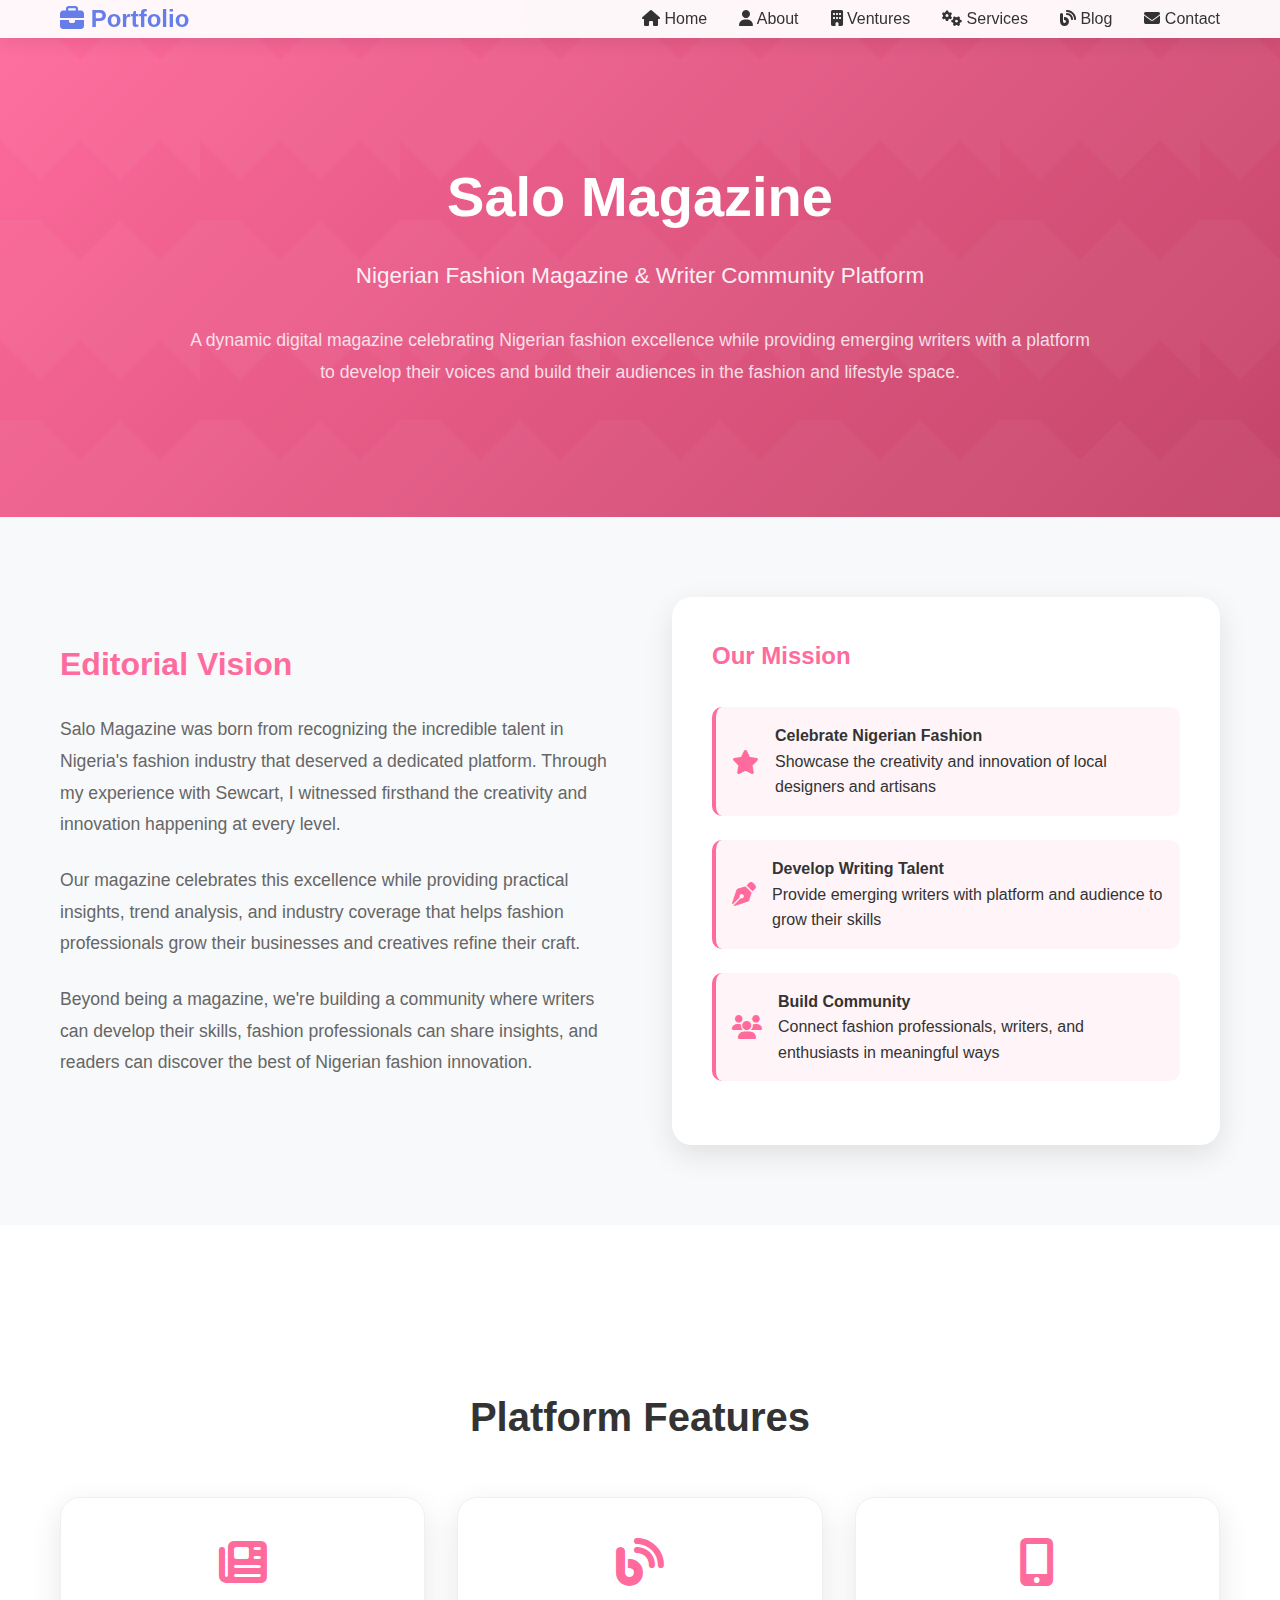
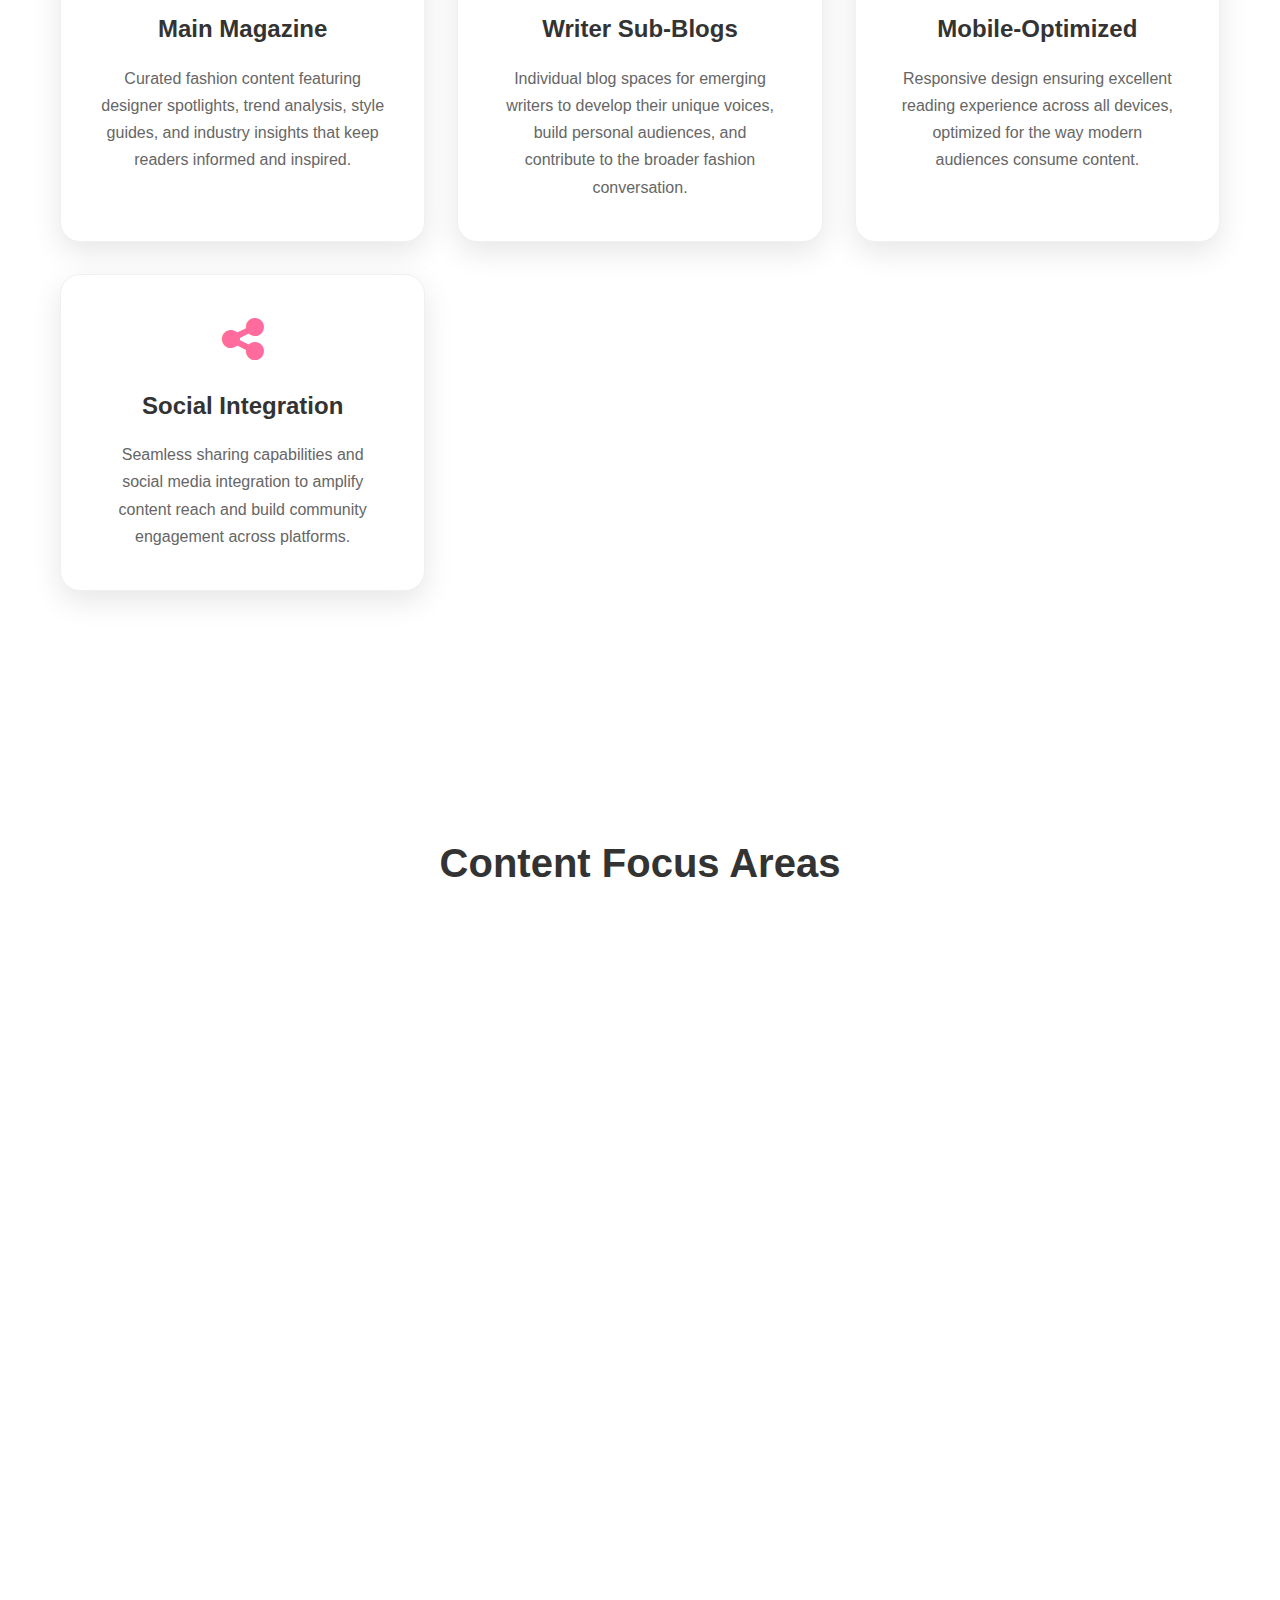
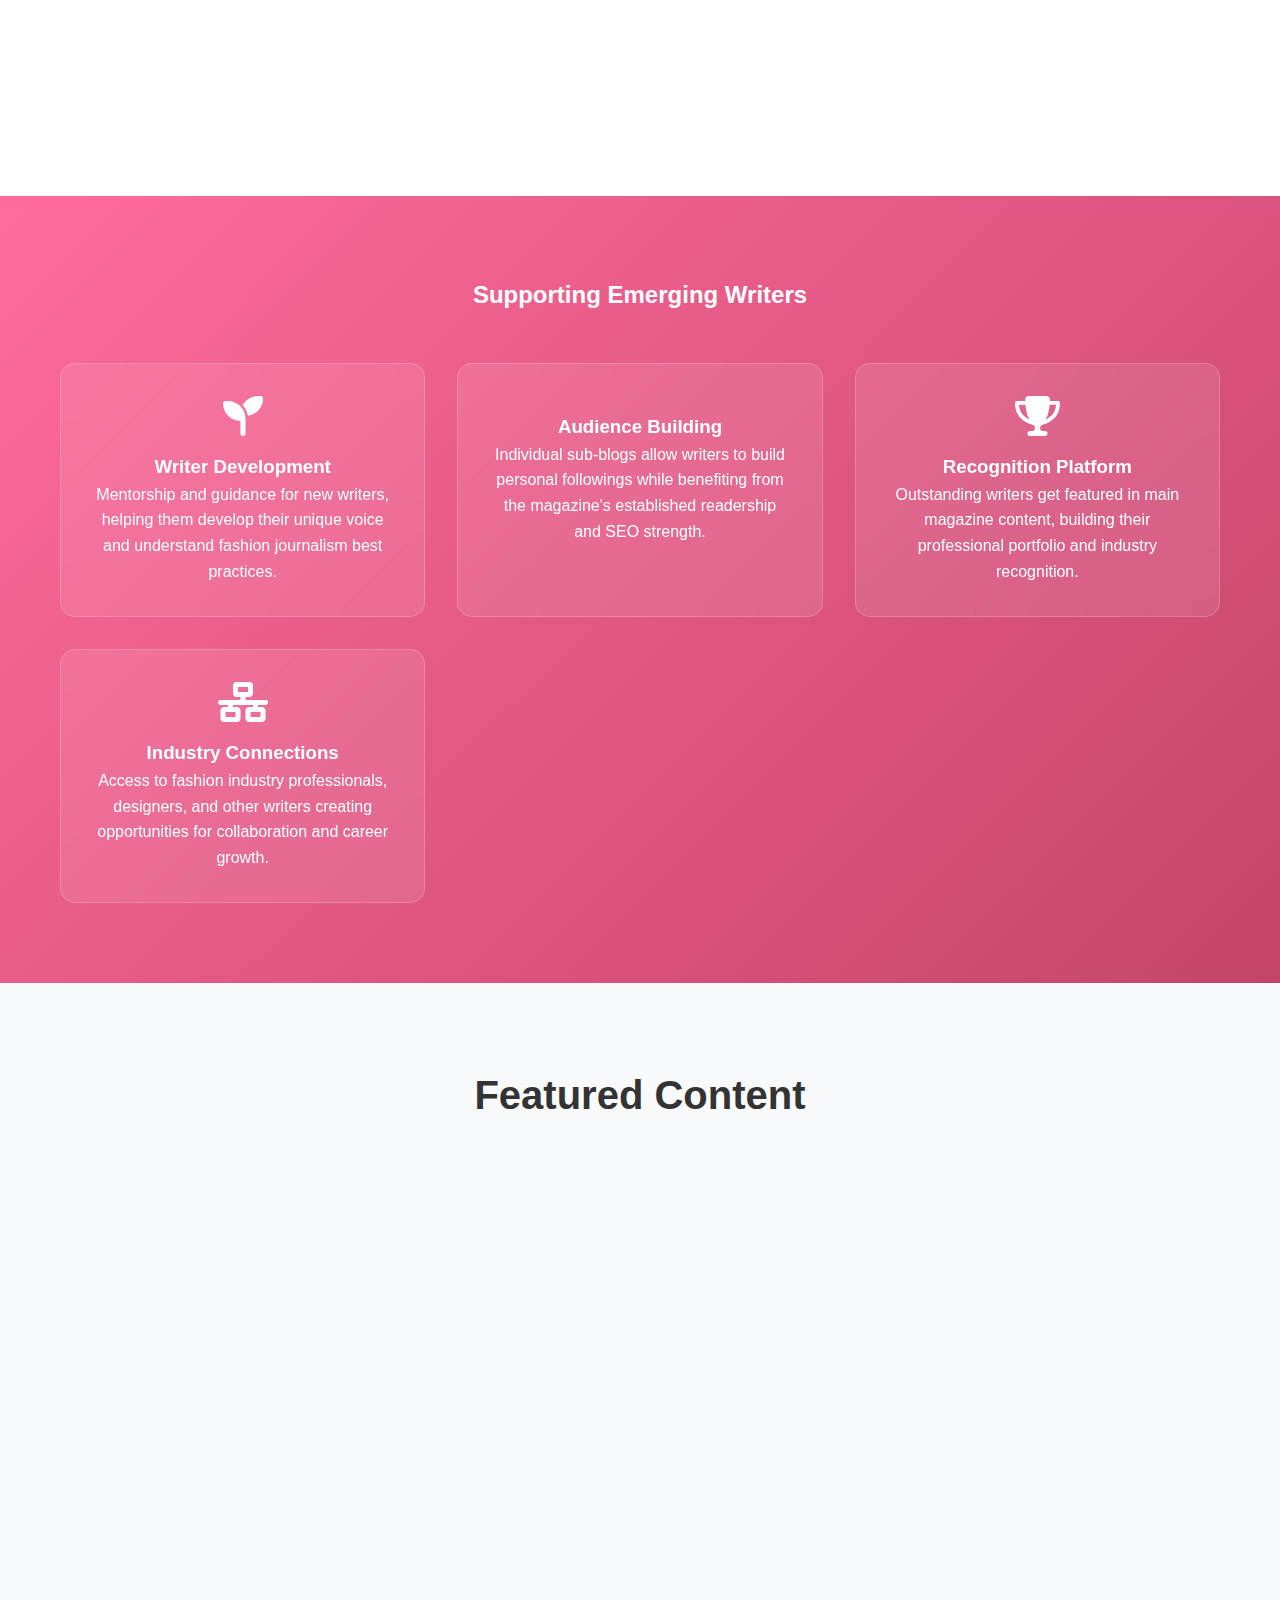
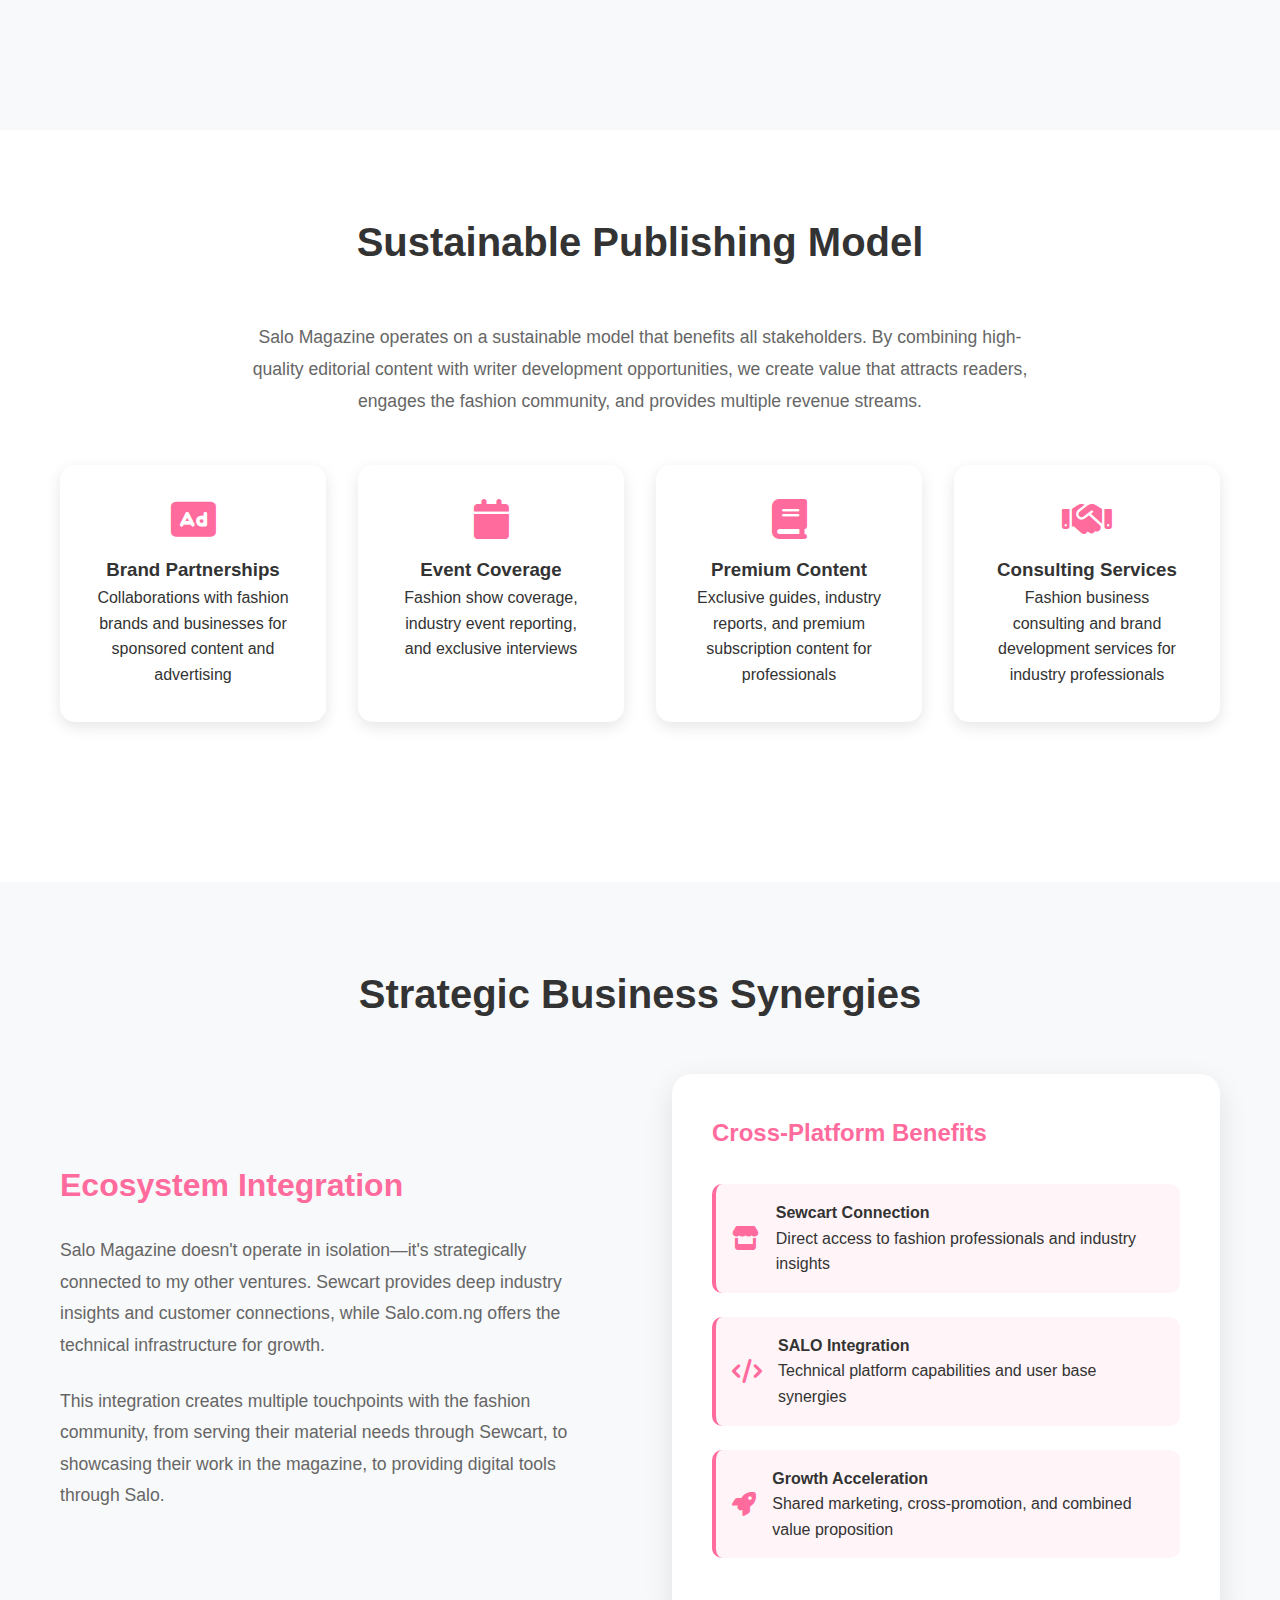
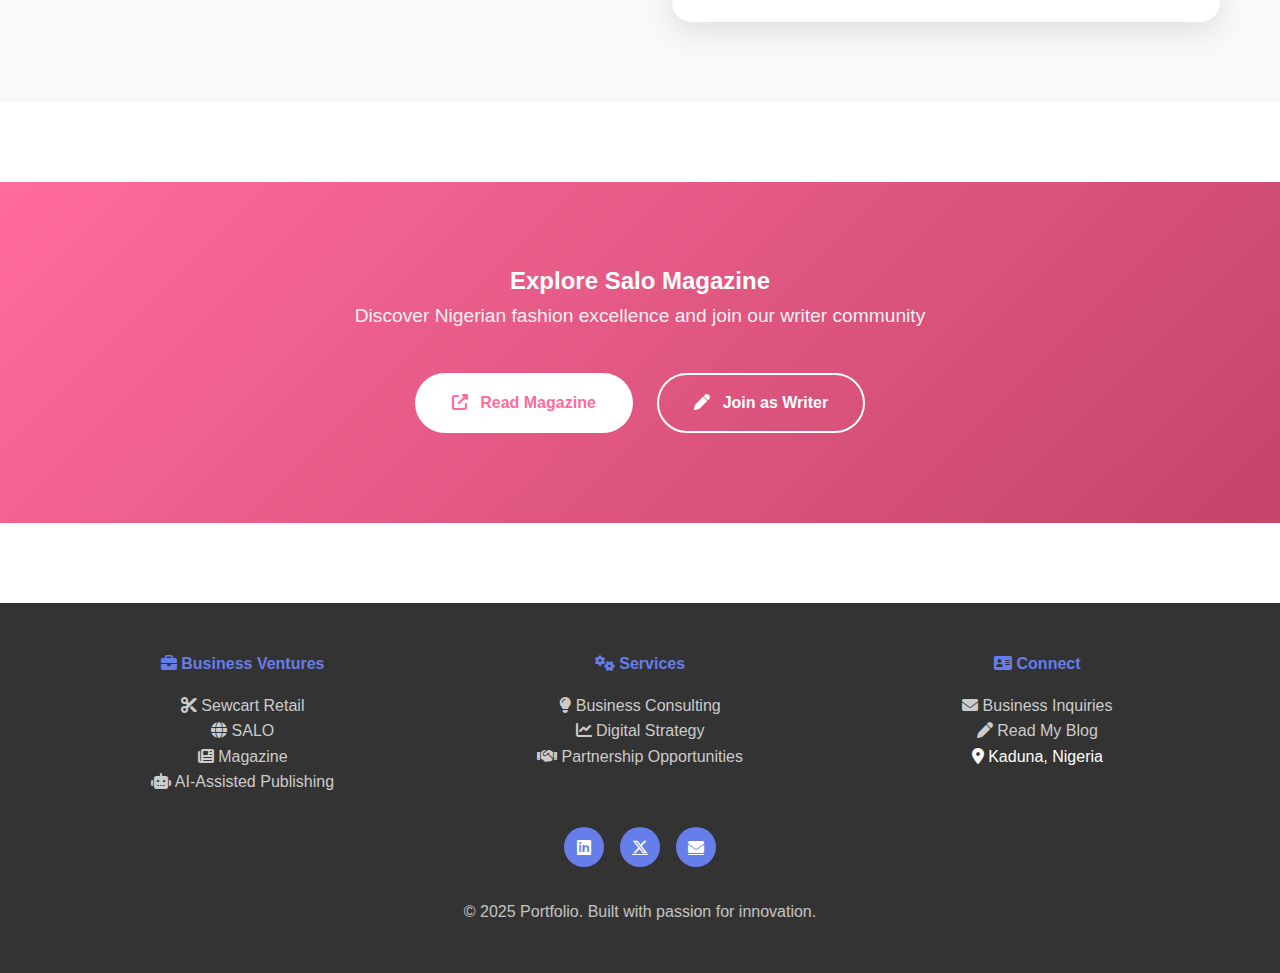
<file: magazine.html>
<!DOCTYPE html>
<html lang="en">
<head>
    <meta charset="UTF-8">
    <meta name="viewport" content="width=device-width, initial-scale=1.0">
    <title>Magazine.salo.com.ng | Nigerian Fashion Magazine & Writer Platform</title>
    <meta name="description" content="Magazine.salo.com.ng - A dynamic fashion magazine platform celebrating Nigerian style while empowering emerging writers and content creators.">
    <link rel="stylesheet" href="assets/css/style.css">
    
    <!-- Font Awesome CDN -->
     <link rel="stylesheet" href="https://cdnjs.cloudflare.com/ajax/libs/font-awesome/6.5.2/css/all.min.css"  crossorigin="anonymous"  referrerpolicy="no-referrer">
   
    <style>
        * {
            margin: 0;
            padding: 0;
            box-sizing: border-box;
        }

        body {
            font-family: 'Segoe UI', Tahoma, Geneva, Verdana, sans-serif;
            line-height: 1.6;
            color: #333;
            background: #fff;
        }

        .container {
            max-width: 1200px;
            margin: 0 auto;
            padding: 0 20px;
        }

        /* Header */
        header {
            background: rgba(255, 255, 255, 0.95);
            backdrop-filter: blur(10px);
            position: fixed;
            width: 100%;
            top: 0;
            z-index: 1000;
            box-shadow: 0 2px 20px rgba(0, 0, 0, 0.1);
        }

        nav {
            display: flex;
            justify-content: space-between;
            align-items: center;
            padding: 1rem 0;
        }

        .logo {
            font-size: 1.5rem;
            font-weight: bold;
            color: #667eea;
        }

        .nav-links {
            display: flex;
            list-style: none;
            gap: 2rem;
        }

        .nav-links a {
            text-decoration: none;
            color: #333;
            font-weight: 500;
            transition: color 0.3s ease;
        }

        .nav-links a:hover {
            color: #667eea;
        }

        /* Project Hero */
        .project-hero {
            background: linear-gradient(135deg, #ff6b9d 0%, #c44569 100%);
            color: white;
            padding: 120px 0 80px;
            position: relative;
            overflow: hidden;
        }

        .project-hero::before {
            content: '';
            position: absolute;
            top: 0;
            left: 0;
            right: 0;
            bottom: 0;
            background: url('data:image/svg+xml,<svg xmlns="http://www.w3.org/2000/svg" viewBox="0 0 100 100"><polygon points="20,10 40,30 60,10 80,30 100,10 100,90 80,70 60,90 40,70 20,90 0,70 0,10" fill="rgba(255,255,255,0.03)"/></svg>');
            background-size: 200px 200px;
            animation: pattern-move 30s linear infinite;
        }

        @keyframes pattern-move {
            0% { transform: translateX(0) translateY(0); }
            50% { transform: translateX(-50px) translateY(-25px); }
            100% { transform: translateX(0) translateY(0); }
        }

        .hero-content {
            position: relative;
            z-index: 2;
            text-align: center;
            max-width: 900px;
            margin: 0 auto;
        }

        .project-icon {
            font-size: 5rem;
            margin-bottom: 2rem;
            display: block;
            animation: fadeInUp 1s ease-out;
        }

        .hero-content h1 {
            font-size: 3.5rem;
            margin-bottom: 1rem;
            animation: fadeInUp 1s ease-out 0.2s both;
        }

        .hero-subtitle {
            font-size: 1.4rem;
            margin-bottom: 2rem;
            opacity: 0.9;
            animation: fadeInUp 1s ease-out 0.4s both;
        }

        .hero-description {
            font-size: 1.1rem;
            opacity: 0.8;
            line-height: 1.8;
            animation: fadeInUp 1s ease-out 0.6s both;
        }

        /* Main Content */
        .main-content {
            padding: 80px 0;
        }

        .section {
            margin-bottom: 80px;
        }

        .section-title {
            font-size: 2.5rem;
            margin-bottom: 3rem;
            color: #333;
            text-align: center;
        }

        /* Editorial Vision */
        .editorial-vision {
            background: #f8f9fa;
            padding: 80px 0;
        }

        .vision-grid {
            display: grid;
            grid-template-columns: 1fr 1fr;
            gap: 4rem;
            align-items: center;
        }

        .vision-content h3 {
            font-size: 2rem;
            margin-bottom: 1.5rem;
            color: #ff6b9d;
        }

        .vision-content p {
            font-size: 1.1rem;
            line-height: 1.8;
            color: #666;
            margin-bottom: 1.5rem;
        }

        .vision-highlights {
            background: white;
            padding: 2.5rem;
            border-radius: 20px;
            box-shadow: 0 10px 30px rgba(0, 0, 0, 0.1);
        }

        .highlight-item {
            display: flex;
            align-items: center;
            gap: 1rem;
            margin-bottom: 1.5rem;
            padding: 1rem;
            background: #fff5f8;
            border-radius: 10px;
            border-left: 4px solid #ff6b9d;
        }

        .highlight-icon {
            color: #ff6b9d;
            font-size: 1.5rem;
            width: 30px;
        }

        /* Platform Features */
        .features-grid {
            display: grid;
            grid-template-columns: repeat(auto-fit, minmax(350px, 1fr));
            gap: 2rem;
            margin-top: 3rem;
        }

        .feature-card {
            background: white;
            padding: 2.5rem;
            border-radius: 20px;
            box-shadow: 0 10px 30px rgba(0, 0, 0, 0.1);
            text-align: center;
            transition: transform 0.3s ease, box-shadow 0.3s ease;
            border: 1px solid #f0f0f0;
        }

        .feature-card:hover {
            transform: translateY(-5px);
            box-shadow: 0 20px 40px rgba(0, 0, 0, 0.15);
        }

        .feature-icon {
            font-size: 3rem;
            color: #ff6b9d;
            margin-bottom: 1.5rem;
            display: block;
        }

        .feature-card h3 {
            font-size: 1.5rem;
            margin-bottom: 1rem;
            color: #333;
        }

        .feature-card p {
            color: #666;
            line-height: 1.7;
        }

        /* Writer Community */
        .writer-community {
            background: linear-gradient(135deg, #ff6b9d, #c44569);
            color: white;
            padding: 80px 0;
        }

        .community-grid {
            display: grid;
            grid-template-columns: repeat(auto-fit, minmax(280px, 1fr));
            gap: 2rem;
            margin-top: 3rem;
        }

        .community-item {
            background: rgba(255, 255, 255, 0.1);
            padding: 2rem;
            border-radius: 15px;
            backdrop-filter: blur(10px);
            border: 1px solid rgba(255, 255, 255, 0.2);
            text-align: center;
        }

        .community-item i {
            font-size: 2.5rem;
            margin-bottom: 1rem;
            display: block;
        }

        /* Content Showcase */
        .content-showcase {
            padding: 80px 0;
            background: #f8f9fa;
        }

        .showcase-grid {
            display: grid;
            grid-template-columns: repeat(auto-fit, minmax(300px, 1fr));
            gap: 2rem;
            margin-top: 3rem;
        }

        .showcase-card {
            background: white;
            border-radius: 15px;
            overflow: hidden;
            box-shadow: 0 10px 30px rgba(0, 0, 0, 0.1);
            transition: transform 0.3s ease;
        }

        .showcase-card:hover {
            transform: translateY(-3px);
        }

        .showcase-image {
            height: 200px;
            background: linear-gradient(45deg, #ff6b9d, #c44569);
            display: flex;
            align-items: center;
            justify-content: center;
            color: white;
            font-size: 2rem;
        }

        .showcase-content {
            padding: 2rem;
        }

        .showcase-category {
            color: #ff6b9d;
            font-size: 0.9rem;
            font-weight: 600;
            text-transform: uppercase;
            margin-bottom: 0.5rem;
        }

        .showcase-title {
            font-size: 1.3rem;
            margin-bottom: 1rem;
            color: #333;
        }

        .showcase-excerpt {
            color: #666;
            font-size: 0.95rem;
            line-height: 1.6;
        }

        /* Business Model */
        .business-model {
            padding: 80px 0;
        }

        .model-content {
            max-width: 800px;
            margin: 0 auto;
            text-align: center;
            margin-bottom: 3rem;
        }

        .model-text {
            font-size: 1.1rem;
            line-height: 1.8;
            color: #666;
        }

        .revenue-streams {
            display: grid;
            grid-template-columns: repeat(auto-fit, minmax(250px, 1fr));
            gap: 2rem;
            margin-top: 3rem;
        }

        .revenue-item {
            background: white;
            padding: 2rem;
            border-radius: 15px;
            box-shadow: 0 5px 15px rgba(0, 0, 0, 0.1);
            text-align: center;
            border: 2px solid transparent;
            transition: border-color 0.3s ease;
        }

        .revenue-item:hover {
            border-color: #ff6b9d;
        }

        .revenue-icon {
            font-size: 2.5rem;
            color: #ff6b9d;
            margin-bottom: 1rem;
        }

        /* CTA Section */
        .cta-section {
            padding: 80px 0;
            background: linear-gradient(135deg, #ff6b9d, #c44569);
            color: white;
            text-align: center;
        }

        .btn {
            display: inline-block;
            padding: 15px 35px;
            text-decoration: none;
            border-radius: 50px;
            font-weight: 600;
            transition: all 0.3s ease;
            margin: 10px;
        }

        .btn-primary {
            background: white;
            color: #ff6b9d;
        }

        .btn-primary:hover {
            background: rgba(255, 255, 255, 0.9);
            transform: translateY(-2px);
            box-shadow: 0 10px 25px rgba(0, 0, 0, 0.2);
        }

        .btn-outline {
            background: transparent;
            border: 2px solid white;
            color: white;
        }

        .btn-outline:hover {
            background: white;
            color: #ff6b9d;
        }

        /* Animations */
        @keyframes fadeInUp {
            from {
                opacity: 0;
                transform: translateY(30px);
            }
            to {
                opacity: 1;
                transform: translateY(0);
            }
        }

        .loading {
            opacity: 0;
            animation: fadeIn 0.8s ease-in-out forwards;
        }

        @keyframes fadeIn {
            to {
                opacity: 1;
            }
        }

        /* Mobile Responsiveness */
        @media (max-width: 768px) {
            .nav-links {
                display: none;
            }

            .hero-content h1 {
                font-size: 2.5rem;
            }

            .hero-subtitle {
                font-size: 1.2rem;
            }

            .vision-grid {
                grid-template-columns: 1fr;
                gap: 2rem;
            }

            .features-grid {
                grid-template-columns: 1fr;
            }

            .showcase-grid {
                grid-template-columns: 1fr;
            }

            .community-grid {
                grid-template-columns: 1fr;
            }

            .revenue-streams {
                grid-template-columns: 1fr;
            }

            .section-title {
                font-size: 2rem;
            }

            .project-icon {
                font-size: 4rem;
            }
        }
    </style>
</head>
<body>
    <!-- Header -->
    <header>
        <nav class="container">
            <div class="logo"><i class="fas fa-briefcase"></i> Portfolio</div>
            <ul class="nav-links">
                <li><a href="index.html"><i class="fas fa-home"></i> Home</a></li>
                <li><a href="about.html" class="active"><i class="fas fa-user"></i> About</a></li>
                <li><a href="ventures.html"><i class="fas fa-building"></i> Ventures</a></li>
                <li><a href="services.html"><i class="fas fa-cogs"></i> Services</a></li>
                <li><a href="blog.html"><i class="fas fa-blog"></i> Blog</a></li>
                <li><a href="contact.html"><i class="fas fa-envelope"></i> Contact</a></li>
            </ul>
        </nav>
    </header>

    <!-- Project Hero -->
    <section class="project-hero">
        <div class="container">
            <div class="hero-content">
                <i class="fas fa-magazine project-icon"></i>
                <h1>Salo Magazine</h1>
                <p class="hero-subtitle">
                    Nigerian Fashion Magazine & Writer Community Platform
                </p>
                <p class="hero-description">
                    A dynamic digital magazine celebrating Nigerian fashion excellence while providing 
                    emerging writers with a platform to develop their voices and build their audiences 
                    in the fashion and lifestyle space.
                </p>
            </div>
        </div>
    </section>

    <!-- Editorial Vision -->
    <section class="editorial-vision">
        <div class="container">
            <div class="vision-grid">
                <div class="vision-content">
                    <h3>Editorial Vision</h3>
                    <p>
                        Salo Magazine was born from recognizing the incredible talent in Nigeria's 
                        fashion industry that deserved a dedicated platform. Through my experience with 
                        Sewcart, I witnessed firsthand the creativity and innovation happening at every level.
                    </p>
                    <p>
                        Our magazine celebrates this excellence while providing practical insights, trend 
                        analysis, and industry coverage that helps fashion professionals grow their businesses 
                        and creatives refine their craft.
                    </p>
                    <p>
                        Beyond being a magazine, we're building a community where writers can develop their 
                        skills, fashion professionals can share insights, and readers can discover the best 
                        of Nigerian fashion innovation.
                    </p>
                </div>
                <div class="vision-highlights">
                    <h4 style="color: #ff6b9d; margin-bottom: 2rem; font-size: 1.5rem;">Our Mission</h4>
                    <div class="highlight-item">
                        <i class="fas fa-star highlight-icon"></i>
                        <div>
                            <strong>Celebrate Nigerian Fashion</strong><br>
                            Showcase the creativity and innovation of local designers and artisans
                        </div>
                    </div>
                    
                    <div class="highlight-item">
                        <i class="fas fa-pen-nib highlight-icon"></i>
                        <div>
                            <strong>Develop Writing Talent</strong><br>
                            Provide emerging writers with platform and audience to grow their skills
                        </div>
                    </div>
                    
                    <div class="highlight-item">
                        <i class="fas fa-users highlight-icon"></i>
                        <div>
                            <strong>Build Community</strong><br>
                            Connect fashion professionals, writers, and enthusiasts in meaningful ways
                        </div>
                    </div>
                </div>
            </div>
        </div>
    </section>

    <!-- Main Content -->
    <main class="main-content">
        <div class="container">
            <!-- Platform Features -->
            <section class="section">
                <h2 class="section-title">Platform Features</h2>
                <div class="features-grid">
                    <div class="feature-card loading">
                        <i class="fas fa-newspaper feature-icon"></i>
                        <h3>Main Magazine</h3>
                        <p>
                            Curated fashion content featuring designer spotlights, trend analysis, 
                            style guides, and industry insights that keep readers informed and inspired.
                        </p>
                    </div>

                    <div class="feature-card loading">
                        <i class="fas fa-blog feature-icon"></i>
                        <h3>Writer Sub-Blogs</h3>
                        <p>
                            Individual blog spaces for emerging writers to develop their unique voices, 
                            build personal audiences, and contribute to the broader fashion conversation.
                        </p>
                    </div>

                    <div class="feature-card loading">
                        <i class="fas fa-mobile-alt feature-icon"></i>
                        <h3>Mobile-Optimized</h3>
                        <p>
                            Responsive design ensuring excellent reading experience across all devices, 
                            optimized for the way modern audiences consume content.
                        </p>
                    </div>

                    <div class="feature-card loading">
                        <i class="fas fa-share-alt feature-icon"></i>
                        <h3>Social Integration</h3>
                        <p>
                            Seamless sharing capabilities and social media integration to amplify 
                            content reach and build community engagement across platforms.
                        </p>
                    </div>

                    <div class="feature-card loading">
                        <i class="fas fa-search feature-icon"></i>
                        <h3>Content Discovery</h3>
                        <p>
                            Advanced categorization and search features helping readers find exactly 
                            what they're looking for, from specific designers to style inspiration.
                        </p>
                    </div>

                    <div class="feature-card loading">
                        <i class="fas fa-chart-line feature-icon"></i>
                        <h3>Analytics & Growth</h3>
                        <p>
                            Comprehensive analytics for writers to track their audience growth, 
                            engagement metrics, and content performance.
                        </p>
                    </div>
                </div>
            </section>

            <!-- Content Categories -->
            <section class="section">
                <h2 class="section-title">Content Focus Areas</h2>
                <div class="features-grid">
                    <div class="feature-card loading">
                        <i class="fas fa-palette feature-icon"></i>
                        <h3>Designer Spotlights</h3>
                        <p>
                            In-depth profiles of Nigerian fashion designers, from emerging talents 
                            to established brands, showcasing their journeys and creative processes.
                        </p>
                    </div>

                    <div class="feature-card loading">
                        <i class="fas fa-trending-up feature-icon"></i>
                        <h3>Trend Analysis</h3>
                        <p>
                            Expert analysis of fashion trends, both global influences and distinctly 
                            Nigerian innovations, helping readers stay ahead of style evolution.
                        </p>
                    </div>

                    <div class="feature-card loading">
                        <i class="fas fa-graduation-cap feature-icon"></i>
                        <h3>Industry Education</h3>
                        <p>
                            Business insights, technique tutorials, and industry knowledge sharing 
                            to help fashion professionals grow their skills and businesses.
                        </p>
                    </div>

                    <div class="feature-card loading">
                        <i class="fas fa-camera feature-icon"></i>
                        <h3>Style Photography</h3>
                        <p>
                            High-quality fashion photography showcasing Nigerian style, street fashion, 
                            and professional photoshoots that capture the vibrancy of local fashion.
                        </p>
                    </div>
                </div>
            </section>
        </div>

        <!-- Writer Community -->
        <section class="writer-community">
            <div class="container">
                <h2 style="text-align: center; margin-bottom: 3rem;">Supporting Emerging Writers</h2>
                <div class="community-grid">
                    <div class="community-item">
                        <i class="fas fa-seedling"></i>
                        <h3>Writer Development</h3>
                        <p>
                            Mentorship and guidance for new writers, helping them develop their 
                            unique voice and understand fashion journalism best practices.
                        </p>
                    </div>
                    
                    <div class="community-item">
                        <i class="fas fa-megaphone"></i>
                        <h3>Audience Building</h3>
                        <p>
                            Individual sub-blogs allow writers to build personal followings while 
                            benefiting from the magazine's established readership and SEO strength.
                        </p>
                    </div>
                    
                    <div class="community-item">
                        <i class="fas fa-trophy"></i>
                        <h3>Recognition Platform</h3>
                        <p>
                            Outstanding writers get featured in main magazine content, building 
                            their professional portfolio and industry recognition.
                        </p>
                    </div>
                    
                    <div class="community-item">
                        <i class="fas fa-network-wired"></i>
                        <h3>Industry Connections</h3>
                        <p>
                            Access to fashion industry professionals, designers, and other writers 
                            creating opportunities for collaboration and career growth.
                        </p>
                    </div>
                </div>
            </div>
        </section>

        <!-- Content Showcase -->
        <section class="content-showcase">
            <div class="container">
                <h2 class="section-title">Featured Content</h2>
                <div class="showcase-grid">
                    <article class="showcase-card loading">
                        <div class="showcase-image">
                            <i class="fas fa-crown"></i>
                        </div>
                        <div class="showcase-content">
                            <div class="showcase-category">Designer Spotlight</div>
                            <h3 class="showcase-title">Rising Stars: Next Generation Nigerian Designers</h3>
                            <p class="showcase-excerpt">
                                Exploring the innovative approaches of young designers who are reshaping 
                                the Nigerian fashion landscape with fresh perspectives...
                            </p>
                        </div>
                    </article>

                    <article class="showcase-card loading">
                        <div class="showcase-image">
                            <i class="fas fa-eye"></i>
                        </div>
                        <div class="showcase-content">
                            <div class="showcase-category">Trend Report</div>
                            <h3 class="showcase-title">Ankara Evolution: Traditional Meets Contemporary</h3>
                            <p class="showcase-excerpt">
                                How contemporary designers are reimagining traditional Ankara prints 
                                for modern fashion while preserving cultural significance...
                            </p>
                        </div>
                    </article>

                    <article class="showcase-card loading">
                        <div class="showcase-image">
                            <i class="fas fa-lightbulb"></i>
                        </div>
                        <div class="showcase-content">
                            <div class="showcase-category">Business Insight</div>
                            <h3 class="showcase-title">Building a Sustainable Fashion Business</h3>
                            <p class="showcase-excerpt">
                                Practical advice for fashion entrepreneurs on scaling operations, 
                                managing cash flow, and building lasting customer relationships...
                            </p>
                        </div>
                    </article>
                </div>
            </div>
        </section>

        <!-- Business Model -->
        <section class="section business-model">
            <div class="container">
                <h2 class="section-title">Sustainable Publishing Model</h2>
                <div class="model-content">
                    <p class="model-text">
                        Salo Magazine operates on a sustainable model that benefits all stakeholders. 
                        By combining high-quality editorial content with writer development opportunities, 
                        we create value that attracts readers, engages the fashion community, and provides 
                        multiple revenue streams.
                    </p>
                </div>
                
                <div class="revenue-streams">
                    <div class="revenue-item">
                        <i class="fas fa-ad revenue-icon"></i>
                        <h3>Brand Partnerships</h3>
                        <p>Collaborations with fashion brands and businesses for sponsored content and advertising</p>
                    </div>
                    
                    <div class="revenue-item">
                        <i class="fas fa-calendar revenue-icon"></i>
                        <h3>Event Coverage</h3>
                        <p>Fashion show coverage, industry event reporting, and exclusive interviews</p>
                    </div>
                    
                    <div class="revenue-item">
                        <i class="fas fa-book revenue-icon"></i>
                        <h3>Premium Content</h3>
                        <p>Exclusive guides, industry reports, and premium subscription content for professionals</p>
                    </div>
                    
                    <div class="revenue-item">
                        <i class="fas fa-handshake revenue-icon"></i>
                        <h3>Consulting Services</h3>
                        <p>Fashion business consulting and brand development services for industry professionals</p>
                    </div>
                </div>
            </div>
        </section>

        <!-- Strategic Connections -->
        <section class="section" style="background: #f8f9fa; padding: 80px 0;">
            <div class="container">
                <h2 class="section-title">Strategic Business Synergies</h2>
                <div class="vision-grid">
                    <div class="vision-content">
                        <h3>Ecosystem Integration</h3>
                        <p>
                            Salo Magazine doesn't operate in isolation—it's strategically connected 
                            to my other ventures. Sewcart provides deep industry insights and customer 
                            connections, while Salo.com.ng offers the technical infrastructure for growth.
                        </p>
                        <p>
                            This integration creates multiple touchpoints with the fashion community, 
                            from serving their material needs through Sewcart, to showcasing their work 
                            in the magazine, to providing digital tools through Salo.
                        </p>
                    </div>
                    <div class="vision-highlights">
                        <h4 style="color: #ff6b9d; margin-bottom: 2rem; font-size: 1.5rem;">Cross-Platform Benefits</h4>
                        <div class="highlight-item">
                            <i class="fas fa-store highlight-icon"></i>
                            <div>
                                <strong>Sewcart Connection</strong><br>
                                Direct access to fashion professionals and industry insights
                            </div>
                        </div>
                        
                        <div class="highlight-item">
                            <i class="fas fa-code highlight-icon"></i>
                            <div>
                                <strong>SALO Integration</strong><br>
                                Technical platform capabilities and user base synergies
                            </div>
                        </div>
                        
                        <div class="highlight-item">
                            <i class="fas fa-rocket highlight-icon"></i>
                            <div>
                                <strong>Growth Acceleration</strong><br>
                                Shared marketing, cross-promotion, and combined value proposition
                            </div>
                        </div>
                    </div>
                </div>
            </div>
        </section>

        <!-- CTA Section -->
        <section class="cta-section">
            <div class="container">
                <h2>Explore Salo Magazine</h2>
                <p style="font-size: 1.2rem; margin-bottom: 2rem; opacity: 0.9;">
                    Discover Nigerian fashion excellence and join our writer community
                </p>
                <a href="https://magazine.salo.com.ng" target="_blank" class="btn btn-primary">
                    <i class="fas fa-external-link-alt" style="margin-right: 0.5rem;"></i>
                    Read Magazine
                </a>
                <a href="contact.html" class="btn btn-outline">
                    <i class="fas fa-pen" style="margin-right: 0.5rem;"></i>
                    Join as Writer
                </a>
            </div>
        </section>
    </main>

    <!-- Footer -->
    <footer>
        <div class="container">
            <div class="footer-content">
                <div class="footer-section">
                    <h4><i class="fa-solid fa-briefcase"></i> Business Ventures</h4>
                    <p><a href="sewcart.html"><i class="fa-solid fa-scissors"></i> Sewcart Retail</a></p>
                    <p><a href="salo.html"><i class="fa-solid fa-globe"></i> SALO</a></p>
                    <p><a href="magazine.html"><i class="fa-solid fa-newspaper"></i> Magazine</a></p>
                    <p><a href="publishing.html"><i class="fa-solid fa-robot"></i> AI-Assisted Publishing</a></p>
                </div>
                <div class="footer-section">
                    <h4><i class="fa-solid fa-cogs"></i> Services</h4>
                    <p><a href="services.html"><i class="fa-solid fa-lightbulb"></i> Business Consulting</a></p>
                    <p><a href="services.html"><i class="fa-solid fa-chart-line"></i> Digital Strategy</a></p>
                    <p><a href="services.html"><i class="fa-solid fa-handshake"></i> Partnership Opportunities</a></p>
                </div>
                <div class="footer-section">
                    <h4><i class="fa-solid fa-address-card"></i> Connect</h4>
                    <p><a href="contact.html"><i class="fa-solid fa-envelope"></i> Business Inquiries</a></p>
                    <p><a href="blog.html"><i class="fa-solid fa-pen"></i> Read My Blog</a></p>
                    <p><i class="fa-solid fa-location-dot"></i> Kaduna, Nigeria</p>
                </div>
            </div>
            
            <div class="social-links">
                <a href="#" title="LinkedIn"><i class="fa-brands fa-linkedin"></i></a>
                <a href="#" title="Twitter"><i class="fa-brands fa-x-twitter"></i></a>
                <a href="#" title="Email"><i class="fa-solid fa-envelope"></i></a>
            </div>
            
            <p style="margin-top: 2rem; opacity: 0.7;">
                © 2025 Portfolio. Built with passion for innovation.
            </p>
        </div>
    </footer>

    <script>
        document.addEventListener('DOMContentLoaded', function() {
            // Add loading animation delay
            const loadingElements = document.querySelectorAll('.loading');
            loadingElements.forEach((el, index) => {
                setTimeout(() => {
                    el.style.opacity = '1';
                }, index * 200);
            });

            // Header scroll effect
            let lastScrollTop = 0;
            const header = document.querySelector('header');
            
            window.addEventListener('scroll', function() {
                let scrollTop = window.pageYOffset || document.documentElement.scrollTop;
                
                if (scrollTop > lastScrollTop && scrollTop > 100) {
                    header.style.transform = 'translateY(-100%)';
                } else {
                    header.style.transform = 'translateY(0)';
                }
                
                lastScrollTop = scrollTop;
            });

            header.style.transition = 'transform 0.3s ease-in-out';

            // Parallax effect for hero background
            window.addEventListener('scroll', function() {
                const scrolled = window.pageYOffset;
                const hero = document.querySelector('.project-hero');
                const rate = scrolled * -0.5;
                
                if (hero) {
                    hero.style.transform = `translateY(${rate}px)`;
                }
            });
        });
    </script>
</body>
</html>
</file>
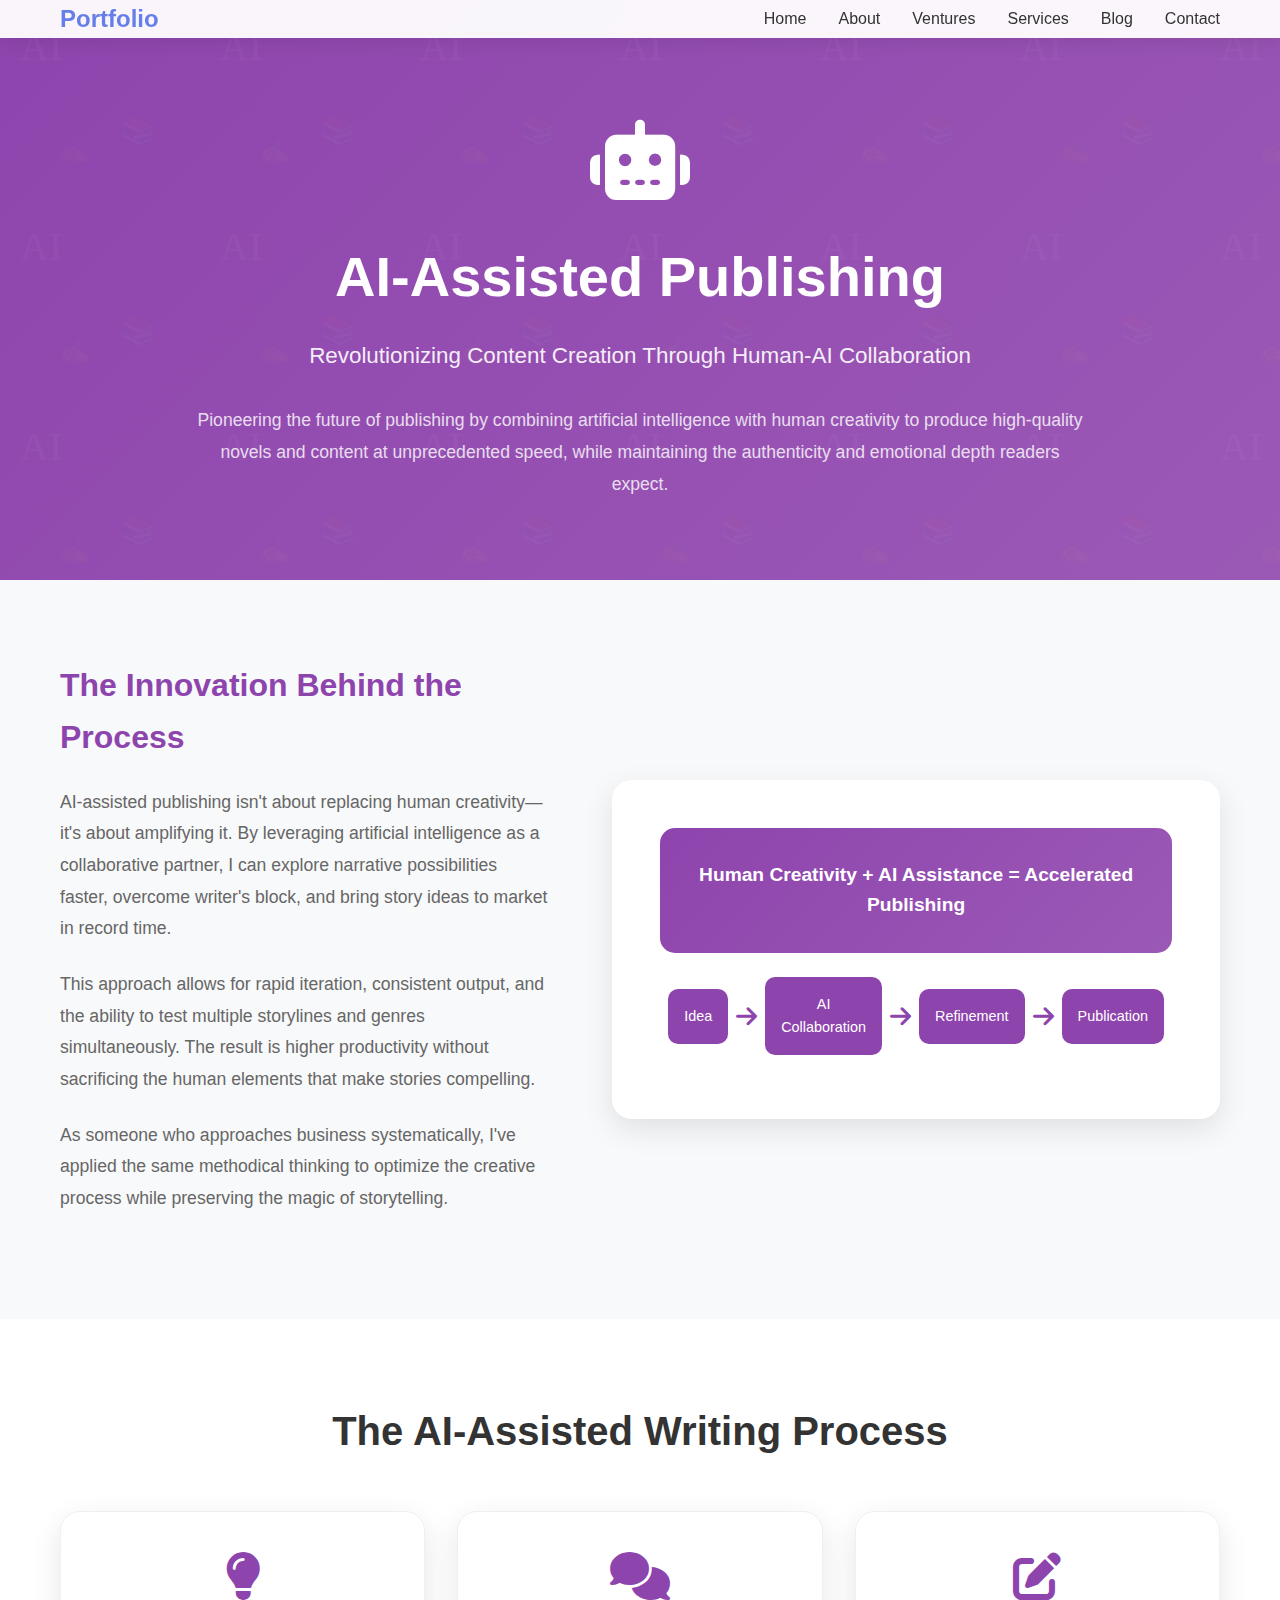
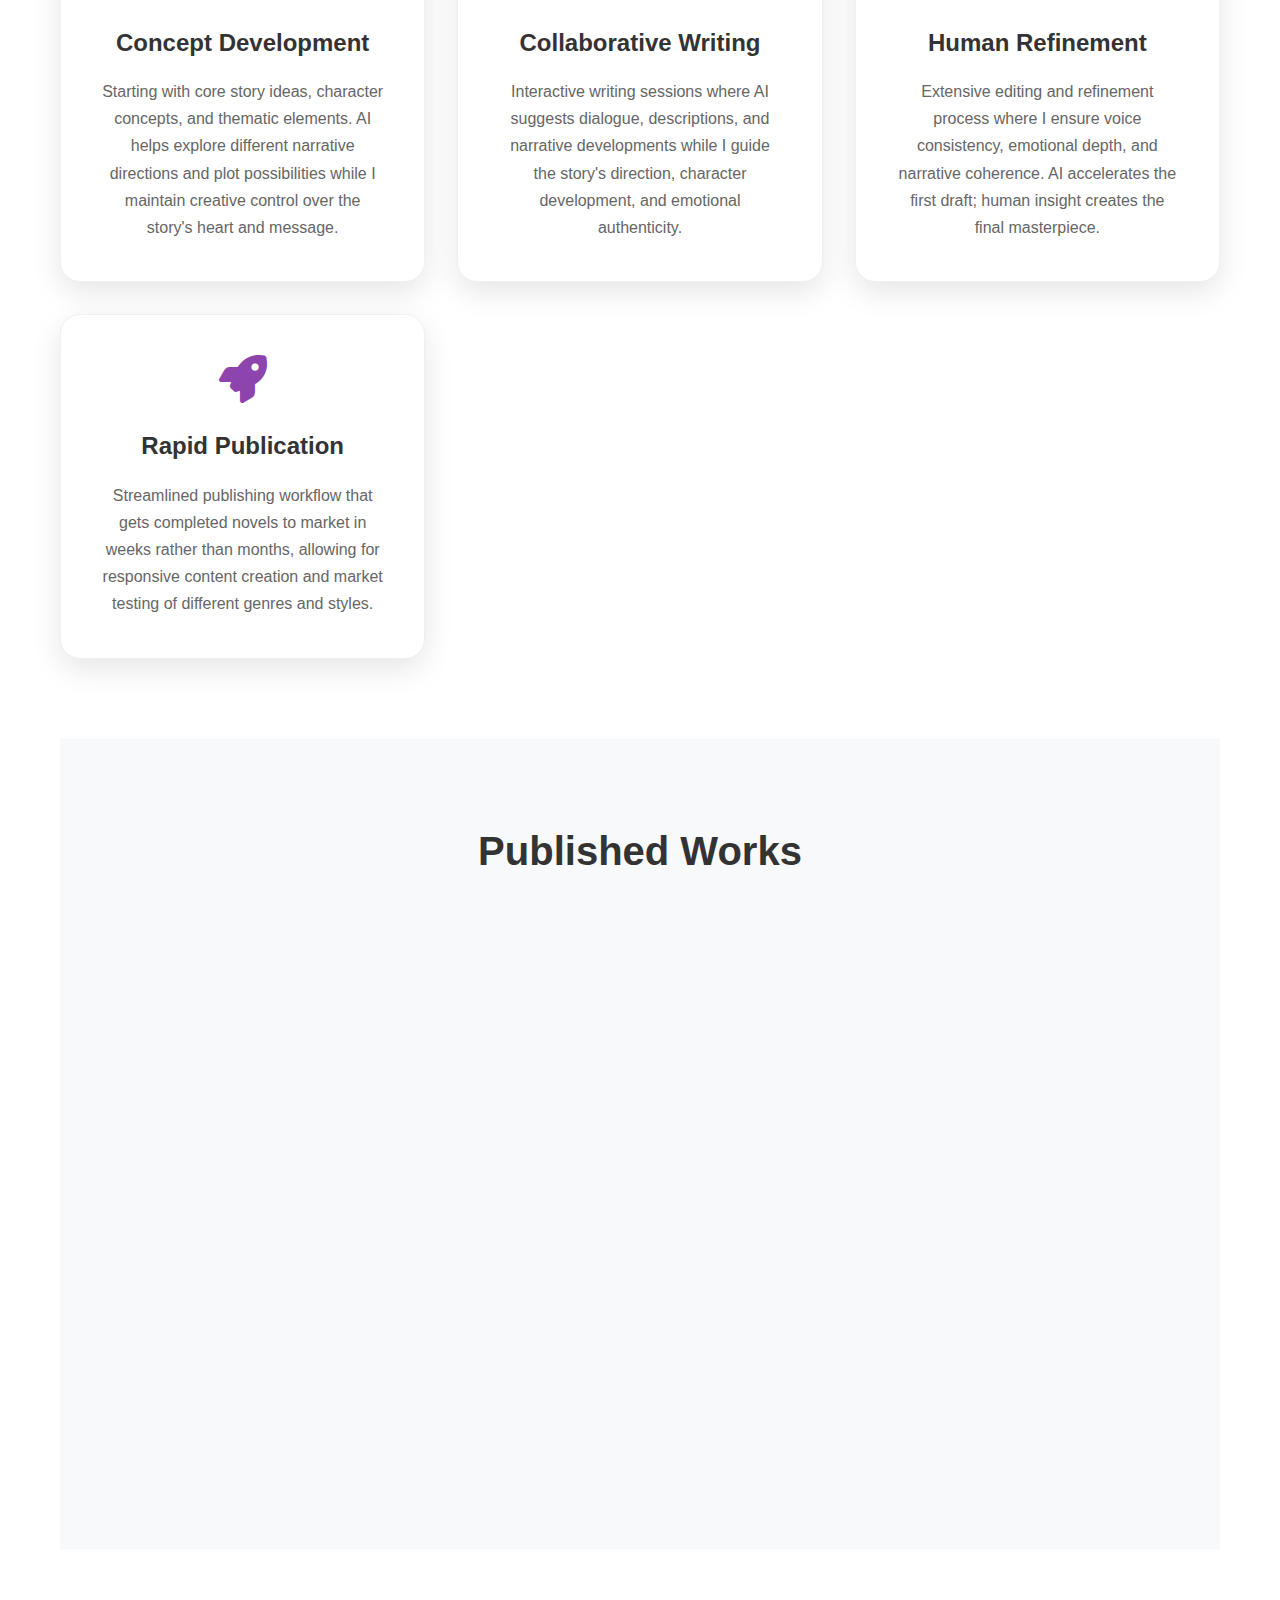
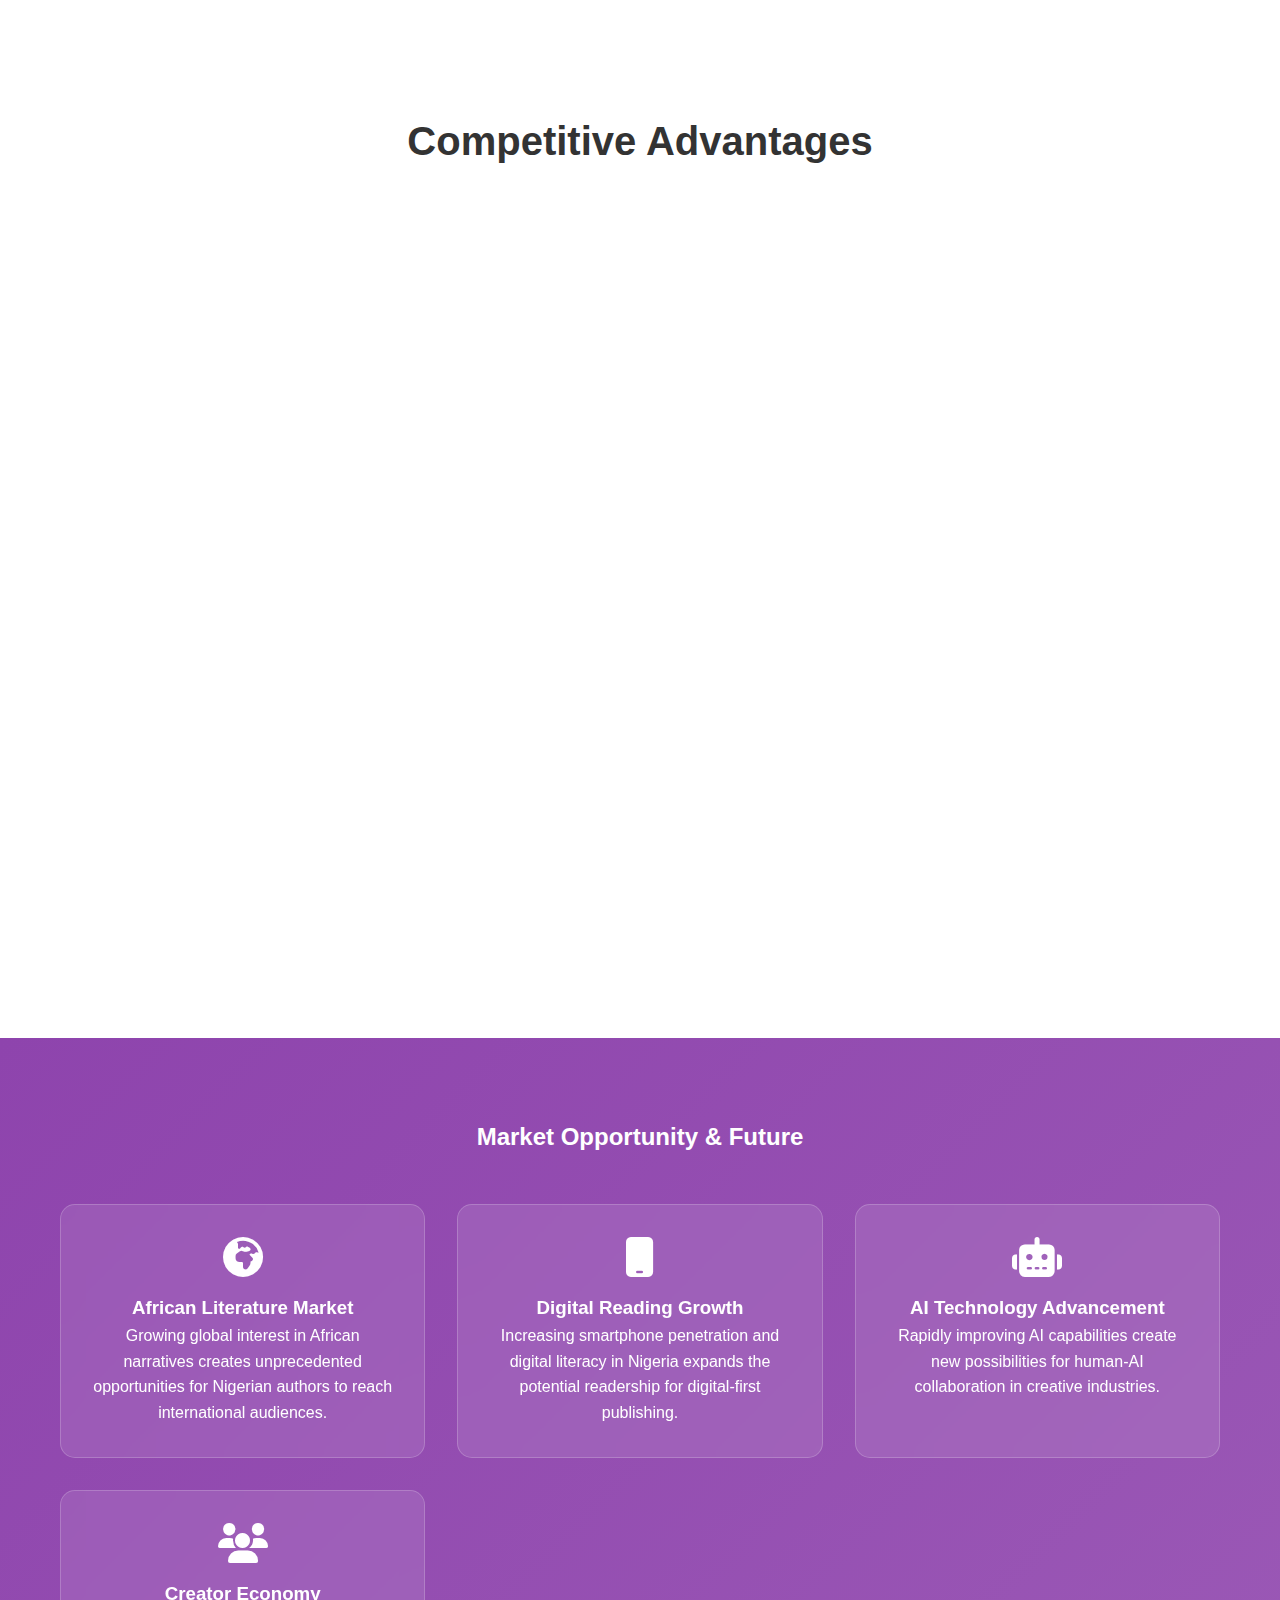
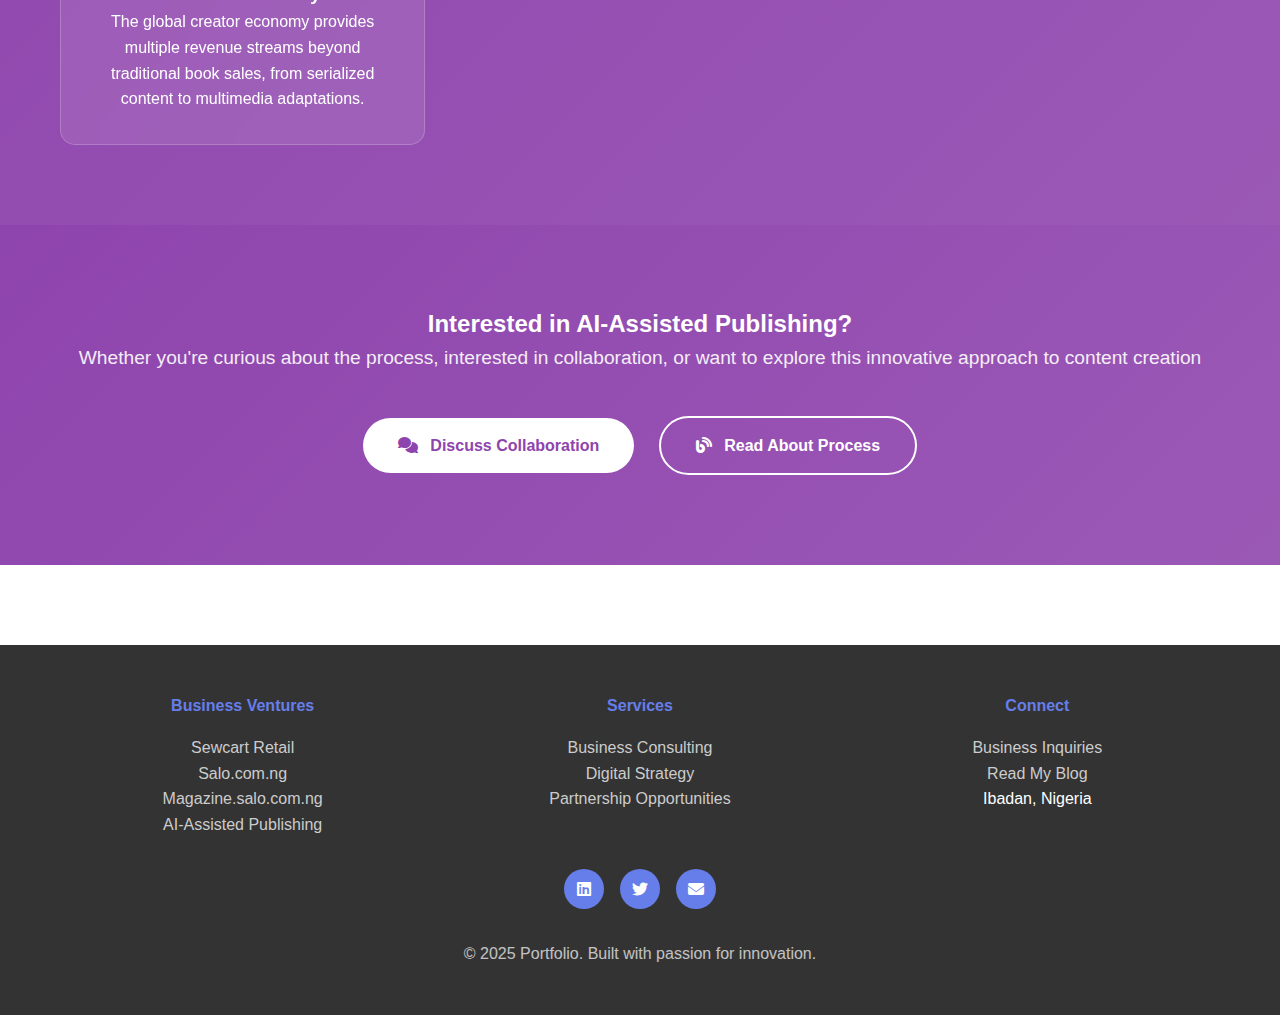
<file: publishing.html>
<!DOCTYPE html>
<html lang="en">
<head>
    <meta charset="UTF-8">
    <meta name="viewport" content="width=device-width, initial-scale=1.0">
    <title>AI-Assisted Publishing | Revolutionary Content Creation</title>
    <meta name="description" content="Pioneering the future of publishing through AI-assisted novel writing and content creation, revolutionizing speed-to-market while maintaining creative quality.">
    
    <!-- Font Awesome CDN -->
    <link rel="stylesheet" href="https://cdnjs.cloudflare.com/ajax/libs/font-awesome/6.4.0/css/all.min.css">
    
    <style>
        * {
            margin: 0;
            padding: 0;
            box-sizing: border-box;
        }

        body {
            font-family: 'Segoe UI', Tahoma, Geneva, Verdana, sans-serif;
            line-height: 1.6;
            color: #333;
            background: #fff;
        }

        .container {
            max-width: 1200px;
            margin: 0 auto;
            padding: 0 20px;
        }

        /* Header */
        header {
            background: rgba(255, 255, 255, 0.95);
            backdrop-filter: blur(10px);
            position: fixed;
            width: 100%;
            top: 0;
            z-index: 1000;
            box-shadow: 0 2px 20px rgba(0, 0, 0, 0.1);
        }

        nav {
            display: flex;
            justify-content: space-between;
            align-items: center;
            padding: 1rem 0;
        }

        .logo {
            font-size: 1.5rem;
            font-weight: bold;
            color: #667eea;
        }

        .nav-links {
            display: flex;
            list-style: none;
            gap: 2rem;
        }

        .nav-links a {
            text-decoration: none;
            color: #333;
            font-weight: 500;
            transition: color 0.3s ease;
        }

        .nav-links a:hover {
            color: #667eea;
        }

        /* Project Hero */
        .project-hero {
            background: linear-gradient(135deg, #8e44ad 0%, #9b59b6 100%);
            color: white;
            padding: 120px 0 80px;
            position: relative;
            overflow: hidden;
        }

        .project-hero::before {
            content: '';
            position: absolute;
            top: 0;
            left: 0;
            right: 0;
            bottom: 0;
            background: url('data:image/svg+xml,<svg xmlns="http://www.w3.org/2000/svg" viewBox="0 0 100 100"><text x="10" y="30" font-size="20" fill="rgba(255,255,255,0.03)">AI</text><text x="60" y="70" font-size="15" fill="rgba(255,255,255,0.03)">📚</text><text x="30" y="80" font-size="12" fill="rgba(255,255,255,0.03)">✍️</text></svg>');
            background-size: 200px 200px;
            animation: text-float 25s linear infinite;
        }

        @keyframes text-float {
            0% { transform: translateX(0) translateY(0) rotate(0deg); }
            50% { transform: translateX(-20px) translateY(-30px) rotate(5deg); }
            100% { transform: translateX(0) translateY(0) rotate(0deg); }
        }

        .hero-content {
            position: relative;
            z-index: 2;
            text-align: center;
            max-width: 900px;
            margin: 0 auto;
        }

        .project-icon {
            font-size: 5rem;
            margin-bottom: 2rem;
            display: block;
            animation: fadeInUp 1s ease-out;
        }

        .hero-content h1 {
            font-size: 3.5rem;
            margin-bottom: 1rem;
            animation: fadeInUp 1s ease-out 0.2s both;
        }

        .hero-subtitle {
            font-size: 1.4rem;
            margin-bottom: 2rem;
            opacity: 0.9;
            animation: fadeInUp 1s ease-out 0.4s both;
        }

        .hero-description {
            font-size: 1.1rem;
            opacity: 0.8;
            line-height: 1.8;
            animation: fadeInUp 1s ease-out 0.6s both;
        }

        /* Innovation Approach */
        .innovation-approach {
            background: #f8f9fa;
            padding: 80px 0;
        }

        .approach-grid {
            display: grid;
            grid-template-columns: 1fr 1fr;
            gap: 4rem;
            align-items: center;
        }

        .approach-content h3 {
            font-size: 2rem;
            margin-bottom: 1.5rem;
            color: #8e44ad;
        }

        .approach-content p {
            font-size: 1.1rem;
            line-height: 1.8;
            color: #666;
            margin-bottom: 1.5rem;
        }

        .approach-visual {
            background: white;
            padding: 3rem;
            border-radius: 20px;
            box-shadow: 0 10px 30px rgba(0, 0, 0, 0.1);
            text-align: center;
        }

        .visual-element {
            background: linear-gradient(135deg, #8e44ad, #9b59b6);
            color: white;
            padding: 2rem;
            border-radius: 15px;
            margin-bottom: 1.5rem;
            font-size: 1.2rem;
            font-weight: 600;
        }

        .process-flow {
            display: flex;
            align-items: center;
            justify-content: space-between;
            margin: 1rem 0;
        }

        .flow-step {
            background: #8e44ad;
            color: white;
            padding: 1rem;
            border-radius: 10px;
            flex: 1;
            text-align: center;
            margin: 0 0.5rem;
            font-size: 0.9rem;
        }

        .flow-arrow {
            color: #8e44ad;
            font-size: 1.5rem;
        }

        /* Main Content */
        .main-content {
            padding: 80px 0;
        }

        .section {
            margin-bottom: 80px;
        }

        .section-title {
            font-size: 2.5rem;
            margin-bottom: 3rem;
            color: #333;
            text-align: center;
        }

        /* Process Details */
        .process-grid {
            display: grid;
            grid-template-columns: repeat(auto-fit, minmax(350px, 1fr));
            gap: 2rem;
            margin-top: 3rem;
        }

        .process-card {
            background: white;
            padding: 2.5rem;
            border-radius: 20px;
            box-shadow: 0 10px 30px rgba(0, 0, 0, 0.1);
            text-align: center;
            transition: transform 0.3s ease, box-shadow 0.3s ease;
            border: 1px solid #f0f0f0;
        }

        .process-card:hover {
            transform: translateY(-5px);
            box-shadow: 0 20px 40px rgba(0, 0, 0, 0.15);
        }

        .process-icon {
            font-size: 3rem;
            color: #8e44ad;
            margin-bottom: 1.5rem;
            display: block;
        }

        .process-card h3 {
            font-size: 1.5rem;
            margin-bottom: 1rem;
            color: #333;
        }

        .process-card p {
            color: #666;
            line-height: 1.7;
        }

        /* Published Works */
        .published-works {
            background: #f8f9fa;
            padding: 80px 0;
        }

        .works-grid {
            display: grid;
            grid-template-columns: repeat(auto-fit, minmax(300px, 1fr));
            gap: 2rem;
            margin-top: 3rem;
        }

        .book-card {
            background: white;
            border-radius: 15px;
            overflow: hidden;
            box-shadow: 0 10px 30px rgba(0, 0, 0, 0.1);
            transition: transform 0.3s ease;
        }

        .book-card:hover {
            transform: translateY(-3px);
        }

        .book-cover {
            height: 250px;
            background: linear-gradient(45deg, #8e44ad, #9b59b6);
            display: flex;
            align-items: center;
            justify-content: center;
            color: white;
            font-size: 2rem;
            position: relative;
        }

        .book-cover::after {
            content: '';
            position: absolute;
            top: 20px;
            left: 20px;
            right: 20px;
            bottom: 20px;
            border: 2px solid rgba(255, 255, 255, 0.3);
            border-radius: 5px;
        }

        .book-info {
            padding: 2rem;
        }

        .book-genre {
            color: #8e44ad;
            font-size: 0.9rem;
            font-weight: 600;
            text-transform: uppercase;
            margin-bottom: 0.5rem;
        }

        .book-title {
            font-size: 1.3rem;
            margin-bottom: 1rem;
            color: #333;
        }

        .book-description {
            color: #666;
            font-size: 0.95rem;
            line-height: 1.6;
            margin-bottom: 1.5rem;
        }

        .book-meta {
            display: flex;
            justify-content: space-between;
            align-items: center;
            font-size: 0.9rem;
            color: #666;
        }

        /* Market Opportunity */
        .market-opportunity {
            background: linear-gradient(135deg, #8e44ad, #9b59b6);
            color: white;
            padding: 80px 0;
        }

        .opportunity-grid {
            display: grid;
            grid-template-columns: repeat(auto-fit, minmax(280px, 1fr));
            gap: 2rem;
            margin-top: 3rem;
        }

        .opportunity-item {
            background: rgba(255, 255, 255, 0.1);
            padding: 2rem;
            border-radius: 15px;
            backdrop-filter: blur(10px);
            border: 1px solid rgba(255, 255, 255, 0.2);
            text-align: center;
        }

        .opportunity-item i {
            font-size: 2.5rem;
            margin-bottom: 1rem;
            display: block;
        }

        /* Competitive Advantages */
        .advantages {
            padding: 80px 0;
        }

        .advantages-grid {
            display: grid;
            grid-template-columns: repeat(auto-fit, minmax(300px, 1fr));
            gap: 2rem;
            margin-top: 3rem;
        }

        .advantage-card {
            background: white;
            padding: 2.5rem;
            border-radius: 15px;
            box-shadow: 0 10px 30px rgba(0, 0, 0, 0.1);
            text-align: center;
            border-left: 4px solid #8e44ad;
        }

        .advantage-icon {
            font-size: 2.5rem;
            color: #8e44ad;
            margin-bottom: 1.5rem;
        }

        .advantage-card h3 {
            margin-bottom: 1rem;
            color: #333;
        }

        .advantage-card p {
            color: #666;
            line-height: 1.7;
        }

        /* CTA Section */
        .cta-section {
            padding: 80px 0;
            background: linear-gradient(135deg, #8e44ad, #9b59b6);
            color: white;
            text-align: center;
        }

        .btn {
            display: inline-block;
            padding: 15px 35px;
            text-decoration: none;
            border-radius: 50px;
            font-weight: 600;
            transition: all 0.3s ease;
            margin: 10px;
        }

        .btn-primary {
            background: white;
            color: #8e44ad;
        }

        .btn-primary:hover {
            background: rgba(255, 255, 255, 0.9);
            transform: translateY(-2px);
            box-shadow: 0 10px 25px rgba(0, 0, 0, 0.2);
        }

        .btn-outline {
            background: transparent;
            border: 2px solid white;
            color: white;
        }

        .btn-outline:hover {
            background: white;
            color: #8e44ad;
        }

        /* Animations */
        @keyframes fadeInUp {
            from {
                opacity: 0;
                transform: translateY(30px);
            }
            to {
                opacity: 1;
                transform: translateY(0);
            }
        }

        .loading {
            opacity: 0;
            animation: fadeIn 0.8s ease-in-out forwards;
        }

        @keyframes fadeIn {
            to {
                opacity: 1;
            }
        }

        /* Mobile Responsiveness */
        @media (max-width: 768px) {
            .nav-links {
                display: none;
            }

            .hero-content h1 {
                font-size: 2.5rem;
            }

            .hero-subtitle {
                font-size: 1.2rem;
            }

            .approach-grid {
                grid-template-columns: 1fr;
                gap: 2rem;
            }

            .process-grid {
                grid-template-columns: 1fr;
            }

            .works-grid {
                grid-template-columns: 1fr;
            }

            .opportunity-grid {
                grid-template-columns: 1fr;
            }

            .advantages-grid {
                grid-template-columns: 1fr;
            }

            .process-flow {
                flex-direction: column;
                gap: 1rem;
            }

            .flow-arrow {
                transform: rotate(90deg);
            }

            .section-title {
                font-size: 2rem;
            }

            .project-icon {
                font-size: 4rem;
            }
        }
    </style>
</head>
<body>
    <!-- Header -->
    <header>
        <nav class="container">
            <div class="logo">Portfolio</div>
            <ul class="nav-links">
                <li><a href="index.html">Home</a></li>
                <li><a href="about.html">About</a></li>
                <li><a href="ventures.html">Ventures</a></li>
                <li><a href="services.html">Services</a></li>
                <li><a href="blog.html">Blog</a></li>
                <li><a href="contact.html">Contact</a></li>
            </ul>
        </nav>
    </header>

    <!-- Project Hero -->
    <section class="project-hero">
        <div class="container">
            <div class="hero-content">
                <i class="fas fa-robot project-icon"></i>
                <h1>AI-Assisted Publishing</h1>
                <p class="hero-subtitle">
                    Revolutionizing Content Creation Through Human-AI Collaboration
                </p>
                <p class="hero-description">
                    Pioneering the future of publishing by combining artificial intelligence with human 
                    creativity to produce high-quality novels and content at unprecedented speed, 
                    while maintaining the authenticity and emotional depth readers expect.
                </p>
            </div>
        </div>
    </section>

    <!-- Innovation Approach -->
    <section class="innovation-approach">
        <div class="container">
            <div class="approach-grid">
                <div class="approach-content">
                    <h3>The Innovation Behind the Process</h3>
                    <p>
                        AI-assisted publishing isn't about replacing human creativity—it's about amplifying it. 
                        By leveraging artificial intelligence as a collaborative partner, I can explore 
                        narrative possibilities faster, overcome writer's block, and bring story ideas 
                        to market in record time.
                    </p>
                    <p>
                        This approach allows for rapid iteration, consistent output, and the ability to 
                        test multiple storylines and genres simultaneously. The result is higher productivity 
                        without sacrificing the human elements that make stories compelling.
                    </p>
                    <p>
                        As someone who approaches business systematically, I've applied the same methodical 
                        thinking to optimize the creative process while preserving the magic of storytelling.
                    </p>
                </div>
                <div class="approach-visual">
                    <div class="visual-element">Human Creativity + AI Assistance = Accelerated Publishing</div>
                    <div class="process-flow">
                        <div class="flow-step">Idea</div>
                        <i class="fas fa-arrow-right flow-arrow"></i>
                        <div class="flow-step">AI Collaboration</div>
                        <i class="fas fa-arrow-right flow-arrow"></i>
                        <div class="flow-step">Refinement</div>
                        <i class="fas fa-arrow-right flow-arrow"></i>
                        <div class="flow-step">Publication</div>
                    </div>
                </div>
            </div>
        </div>
    </section>

    <!-- Main Content -->
    <main class="main-content">
        <div class="container">
            <!-- The Process -->
            <section class="section">
                <h2 class="section-title">The AI-Assisted Writing Process</h2>
                <div class="process-grid">
                    <div class="process-card loading">
                        <i class="fas fa-lightbulb process-icon"></i>
                        <h3>Concept Development</h3>
                        <p>
                            Starting with core story ideas, character concepts, and thematic elements. 
                            AI helps explore different narrative directions and plot possibilities 
                            while I maintain creative control over the story's heart and message.
                        </p>
                    </div>

                    <div class="process-card loading">
                        <i class="fas fa-comments process-icon"></i>
                        <h3>Collaborative Writing</h3>
                        <p>
                            Interactive writing sessions where AI suggests dialogue, descriptions, 
                            and narrative developments while I guide the story's direction, 
                            character development, and emotional authenticity.
                        </p>
                    </div>

                    <div class="process-card loading">
                        <i class="fas fa-edit process-icon"></i>
                        <h3>Human Refinement</h3>
                        <p>
                            Extensive editing and refinement process where I ensure voice consistency, 
                            emotional depth, and narrative coherence. AI accelerates the first draft; 
                            human insight creates the final masterpiece.
                        </p>
                    </div>

                    <div class="process-card loading">
                        <i class="fas fa-rocket process-icon"></i>
                        <h3>Rapid Publication</h3>
                        <p>
                            Streamlined publishing workflow that gets completed novels to market 
                            in weeks rather than months, allowing for responsive content creation 
                            and market testing of different genres and styles.
                        </p>
                    </div>
                </div>
            </section>

            <!-- Published Works -->
            <section class="section published-works">
                <div class="container">
                    <h2 class="section-title">Published Works</h2>
                    <div class="works-grid">
                        <div class="book-card loading">
                            <div class="book-cover">
                                <i class="fas fa-heart"></i>
                            </div>
                            <div class="book-info">
                                <div class="book-genre">Romance</div>
                                <h3 class="book-title">Digital Hearts</h3>
                                <p class="book-description">
                                    A contemporary romance exploring love in the age of technology, 
                                    following two entrepreneurs whose business partnership evolves 
                                    into something deeper.
                                </p>
                                <div class="book-meta">
                                    <span>2024</span>
                                    <span>⭐⭐⭐⭐⭐</span>
                                </div>
                            </div>
                        </div>

                        <div class="book-card loading">
                            <div class="book-cover">
                                <i class="fas fa-crown"></i>
                            </div>
                            <div class="book-info">
                                <div class="book-genre">Historical Fiction</div>
                                <h3 class="book-title">The Lagos Chronicles</h3>
                                <p class="book-description">
                                    A sweeping historical novel tracing three generations of a Nigerian 
                                    family through colonial times to modern independence, 
                                    celebrating resilience and tradition.
                                </p>
                                <div class="book-meta">
                                    <span>2024</span>
                                    <span>⭐⭐⭐⭐⭐</span>
                                </div>
                            </div>
                        </div>

                        <div class="book-card loading">
                            <div class="book-cover">
                                <i class="fas fa-rocket"></i>
                            </div>
                            <div class="book-info">
                                <div class="book-genre">Sci-Fi Thriller</div>
                                <h3 class="book-title">Neural Networks</h3>
                                <p class="book-description">
                                    A futuristic thriller exploring the boundaries between human 
                                    consciousness and artificial intelligence in a world where 
                                    the lines have become dangerously blurred.
                                </p>
                                <div class="book-meta">
                                    <span>2025</span>
                                    <span>⭐⭐⭐⭐⭐</span>
                                </div>
                            </div>
                        </div>
                    </div>
                </div>
            </section>

            <!-- Competitive Advantages -->
            <section class="section advantages">
                <h2 class="section-title">Competitive Advantages</h2>
                <div class="advantages-grid">
                    <div class="advantage-card loading">
                        <i class="fas fa-clock advantage-icon"></i>
                        <h3>Speed to Market</h3>
                        <p>
                            Complete novels in weeks instead of months, allowing rapid response to 
                            market trends and reader preferences while maintaining quality standards.
                        </p>
                    </div>

                    <div class="advantage-card loading">
                        <i class="fas fa-brain advantage-icon"></i>
                        <h3>Creative Amplification</h3>
                        <p>
                            AI assistance enables exploration of multiple narrative paths, character 
                            developments, and plot variations that would take months to develop manually.
                        </p>
                    </div>

                    <div class="advantage-card loading">
                        <i class="fas fa-sync advantage-icon"></i>
                        <h3>Consistent Output</h3>
                        <p>
                            Reliable publishing schedule with consistent quality, allowing for 
                            series development and reader engagement through regular releases.
                        </p>
                    </div>

                    <div class="advantage-card loading">
                        <i class="fas fa-chart-bar advantage-icon"></i>
                        <h3>Market Responsiveness</h3>
                        <p>
                            Ability to quickly adapt to reader feedback, market trends, and 
                            emerging genres, creating content that resonates with current audiences.
                        </p>
                    </div>

                    <div class="advantage-card loading">
                        <i class="fas fa-palette advantage-icon"></i>
                        <h3>Genre Flexibility</h3>
                        <p>
                            Explore multiple genres and writing styles efficiently, building 
                            diverse readership and identifying the most profitable market segments.
                        </p>
                    </div>

                    <div class="advantage-card loading">
                        <i class="fas fa-dollar-sign advantage-icon"></i>
                        <h3>Cost Efficiency</h3>
                        <p>
                            Lower production costs per title enable competitive pricing and 
                            higher profit margins while maintaining quality standards.
                        </p>
                    </div>
                </div>
            </section>
        </div>

        <!-- Market Opportunity -->
        <section class="market-opportunity">
            <div class="container">
                <h2 style="text-align: center; margin-bottom: 3rem;">Market Opportunity & Future</h2>
                <div class="opportunity-grid">
                    <div class="opportunity-item">
                        <i class="fas fa-globe-africa"></i>
                        <h3>African Literature Market</h3>
                        <p>
                            Growing global interest in African narratives creates unprecedented 
                            opportunities for Nigerian authors to reach international audiences.
                        </p>
                    </div>
                    
                    <div class="opportunity-item">
                        <i class="fas fa-mobile"></i>
                        <h3>Digital Reading Growth</h3>
                        <p>
                            Increasing smartphone penetration and digital literacy in Nigeria 
                            expands the potential readership for digital-first publishing.
                        </p>
                    </div>
                    
                    <div class="opportunity-item">
                        <i class="fas fa-robot"></i>
                        <h3>AI Technology Advancement</h3>
                        <p>
                            Rapidly improving AI capabilities create new possibilities for 
                            human-AI collaboration in creative industries.
                        </p>
                    </div>
                    
                    <div class="opportunity-item">
                        <i class="fas fa-users"></i>
                        <h3>Creator Economy</h3>
                        <p>
                            The global creator economy provides multiple revenue streams beyond 
                            traditional book sales, from serialized content to multimedia adaptations.
                        </p>
                    </div>
                </div>
            </div>
        </section>

        <!-- CTA Section -->
        <section class="cta-section">
            <div class="container">
                <h2>Interested in AI-Assisted Publishing?</h2>
                <p style="font-size: 1.2rem; margin-bottom: 2rem; opacity: 0.9;">
                    Whether you're curious about the process, interested in collaboration, 
                    or want to explore this innovative approach to content creation
                </p>
                <a href="contact.html" class="btn btn-primary">
                    <i class="fas fa-comments" style="margin-right: 0.5rem;"></i>
                    Discuss Collaboration
                </a>
                <a href="blog.html" class="btn btn-outline">
                    <i class="fas fa-blog" style="margin-right: 0.5rem;"></i>
                    Read About Process
                </a>
            </div>
        </section>
    </main>

    <!-- Footer -->
    <footer style="background: #333; color: #fff; text-align: center; padding: 3rem 0;">
        <div class="container">
            <div style="display: grid; grid-template-columns: repeat(auto-fit, minmax(250px, 1fr)); gap: 2rem; margin-bottom: 2rem;">
                <div>
                    <h4 style="margin-bottom: 1rem; color: #667eea;">Business Ventures</h4>
                    <p><a href="sewcart.html" style="color: #ccc; text-decoration: none;">Sewcart Retail</a></p>
                    <p><a href="salo.html" style="color: #ccc; text-decoration: none;">Salo.com.ng</a></p>
                    <p><a href="magazine.html" style="color: #ccc; text-decoration: none;">Magazine.salo.com.ng</a></p>
                    <p><a href="publishing.html" style="color: #ccc; text-decoration: none;">AI-Assisted Publishing</a></p>
                </div>
                <div>
                    <h4 style="margin-bottom: 1rem; color: #667eea;">Services</h4>
                    <p><a href="services.html" style="color: #ccc; text-decoration: none;">Business Consulting</a></p>
                    <p><a href="services.html" style="color: #ccc; text-decoration: none;">Digital Strategy</a></p>
                    <p><a href="services.html" style="color: #ccc; text-decoration: none;">Partnership Opportunities</a></p>
                </div>
                <div>
                    <h4 style="margin-bottom: 1rem; color: #667eea;">Connect</h4>
                    <p><a href="contact.html" style="color: #ccc; text-decoration: none;">Business Inquiries</a></p>
                    <p><a href="blog.html" style="color: #ccc; text-decoration: none;">Read My Blog</a></p>
                    <p>Ibadan, Nigeria</p>
                </div>
            </div>
            
            <div style="display: flex; gap: 1rem; justify-content: center; margin-top: 2rem;">
                <a href="#" style="background: #667eea; color: white; width: 40px; height: 40px; border-radius: 50%; display: flex; align-items: center; justify-content: center; text-decoration: none;"><i class="fab fa-linkedin"></i></a>
                <a href="#" style="background: #667eea; color: white; width: 40px; height: 40px; border-radius: 50%; display: flex; align-items: center; justify-content: center; text-decoration: none;"><i class="fab fa-twitter"></i></a>
                <a href="#" style="background: #667eea; color: white; width: 40px; height: 40px; border-radius: 50%; display: flex; align-items: center; justify-content: center; text-decoration: none;"><i class="fas fa-envelope"></i></a>
            </div>
            
            <p style="margin-top: 2rem; opacity: 0.7;">
                © 2025 Portfolio. Built with passion for innovation.
            </p>
        </div>
    </footer>

    <script>
        document.addEventListener('DOMContentLoaded', function() {
            // Add loading animation delay
            const loadingElements = document.querySelectorAll('.loading');
            loadingElements.forEach((el, index) => {
                setTimeout(() => {
                    el.style.opacity = '1';
                }, index * 200);
            });

            // Header scroll effect
            let lastScrollTop = 0;
            const header = document.querySelector('header');
            
            window.addEventListener('scroll', function() {
                let scrollTop = window.pageYOffset || document.documentElement.scrollTop;
                
                if (scrollTop > lastScrollTop && scrollTop > 100) {
                    header.style.transform = 'translateY(-100%)';
                } else {
                    header.style.transform = 'translateY(0)';
                }
                
                lastScrollTop = scrollTop;
            });

            header.style.transition = 'transform 0.3s ease-in-out';

            // Book card hover effects
            const bookCards = document.querySelectorAll('.book-card');
            bookCards.forEach(card => {
                card.addEventListener('mouseenter', function() {
                    const cover = this.querySelector('.book-cover');
                    cover.style.transform = 'scale(1.05)';
                    cover.style.transition = 'transform 0.3s ease';
                });
                
                card.addEventListener('mouseleave', function() {
                    const cover = this.querySelector('.book-cover');
                    cover.style.transform = 'scale(1)';
                });
            });

            // Process flow animation
            const processCards = document.querySelectorAll('.process-card');
            
            const observerOptions = {
                threshold: 0.3,
                rootMargin: '0px 0px -50px 0px'
            };

            const observer = new IntersectionObserver(function(entries) {
                entries.forEach(entry => {
                    if (entry.isIntersecting) {
                        entry.target.style.animation = 'fadeInUp 0.6s ease-out forwards';
                    }
                });
            }, observerOptions);

            processCards.forEach(card => {
                observer.observe(card);
            });
        });
    </script>
</body>
</html>
</file>
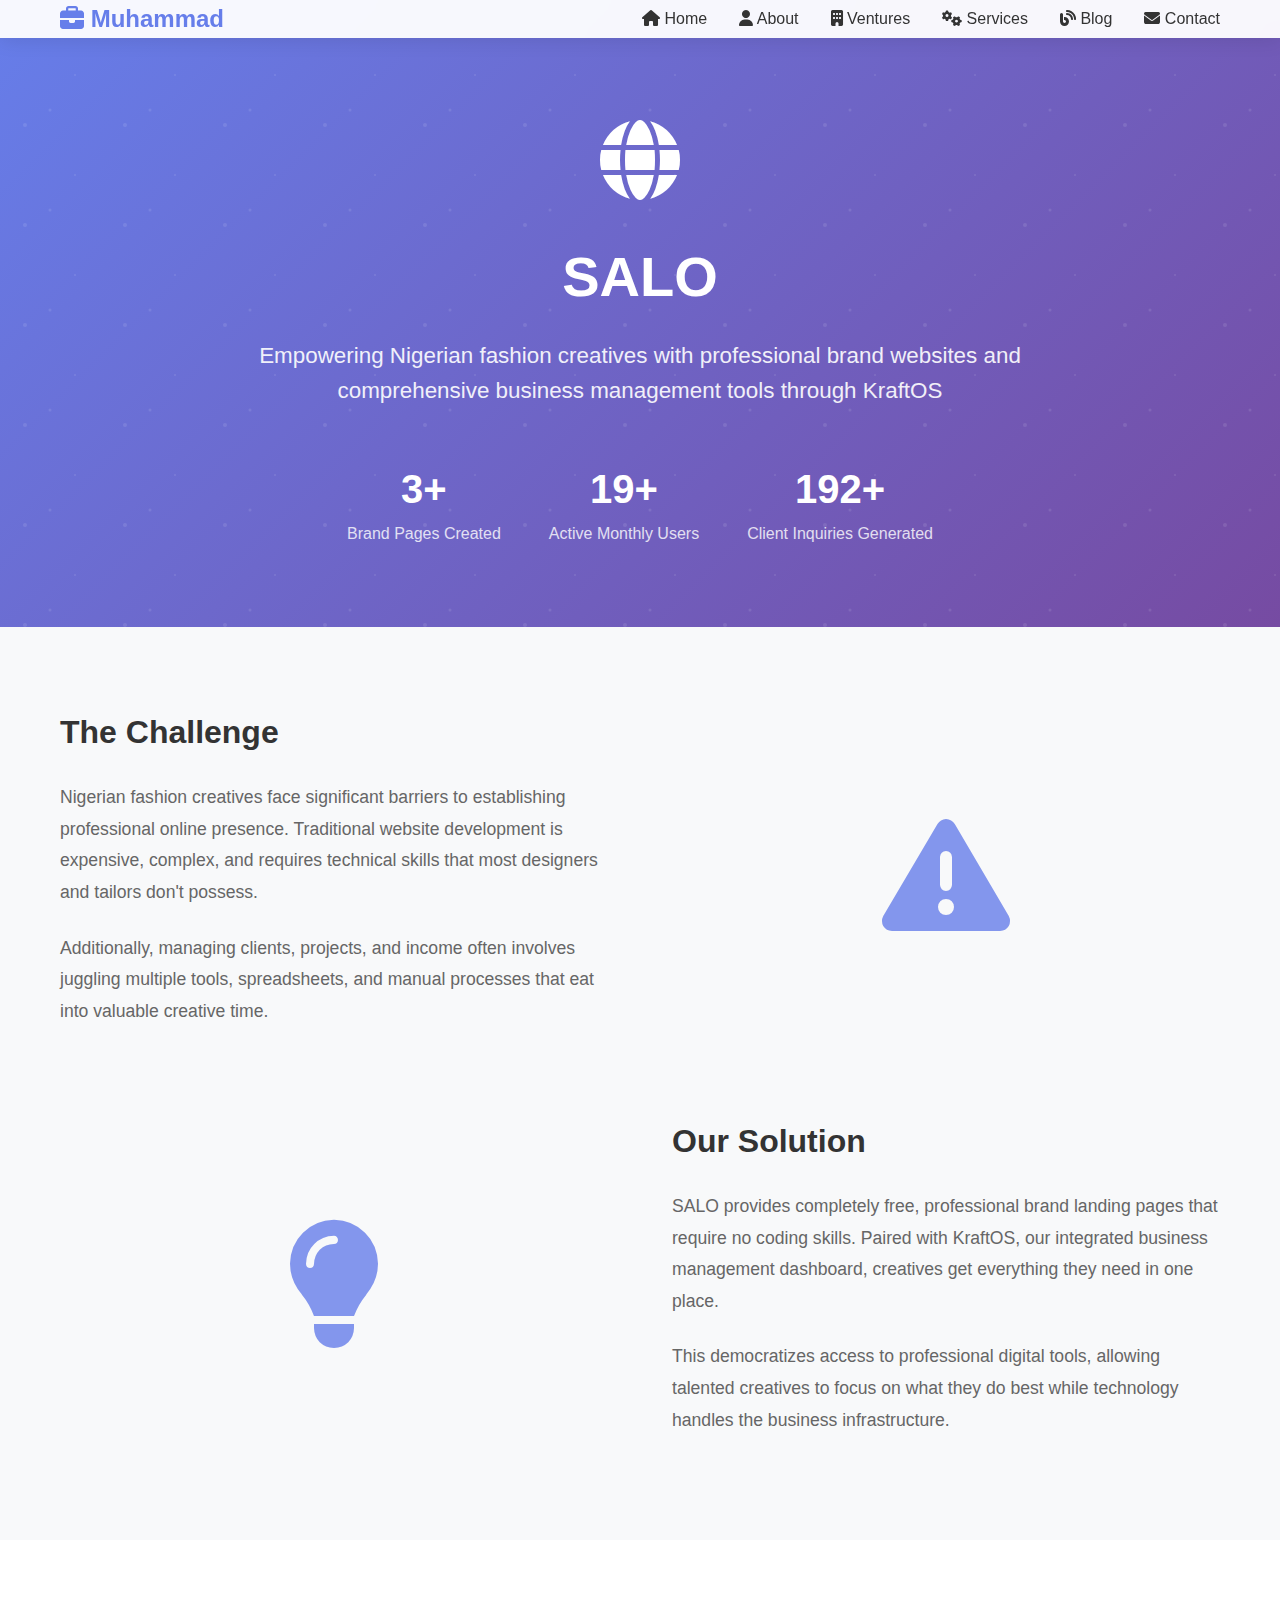
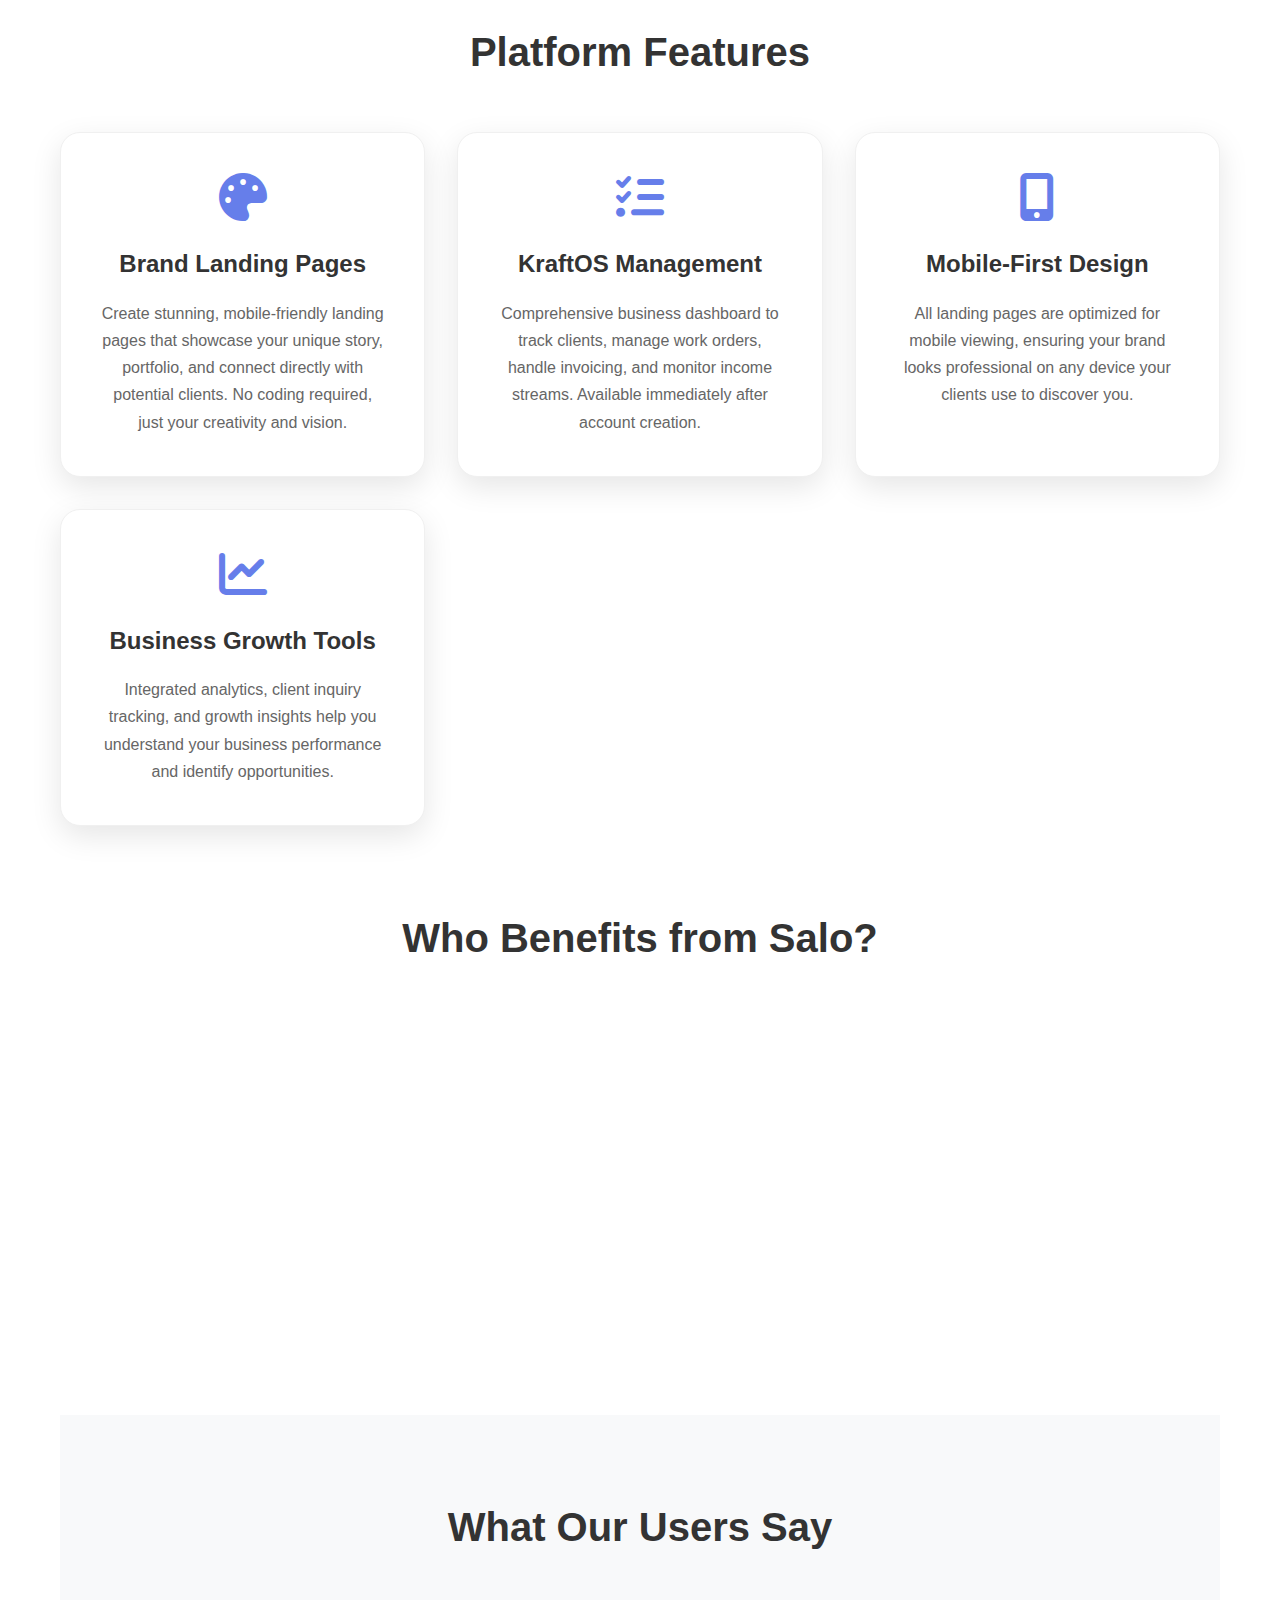
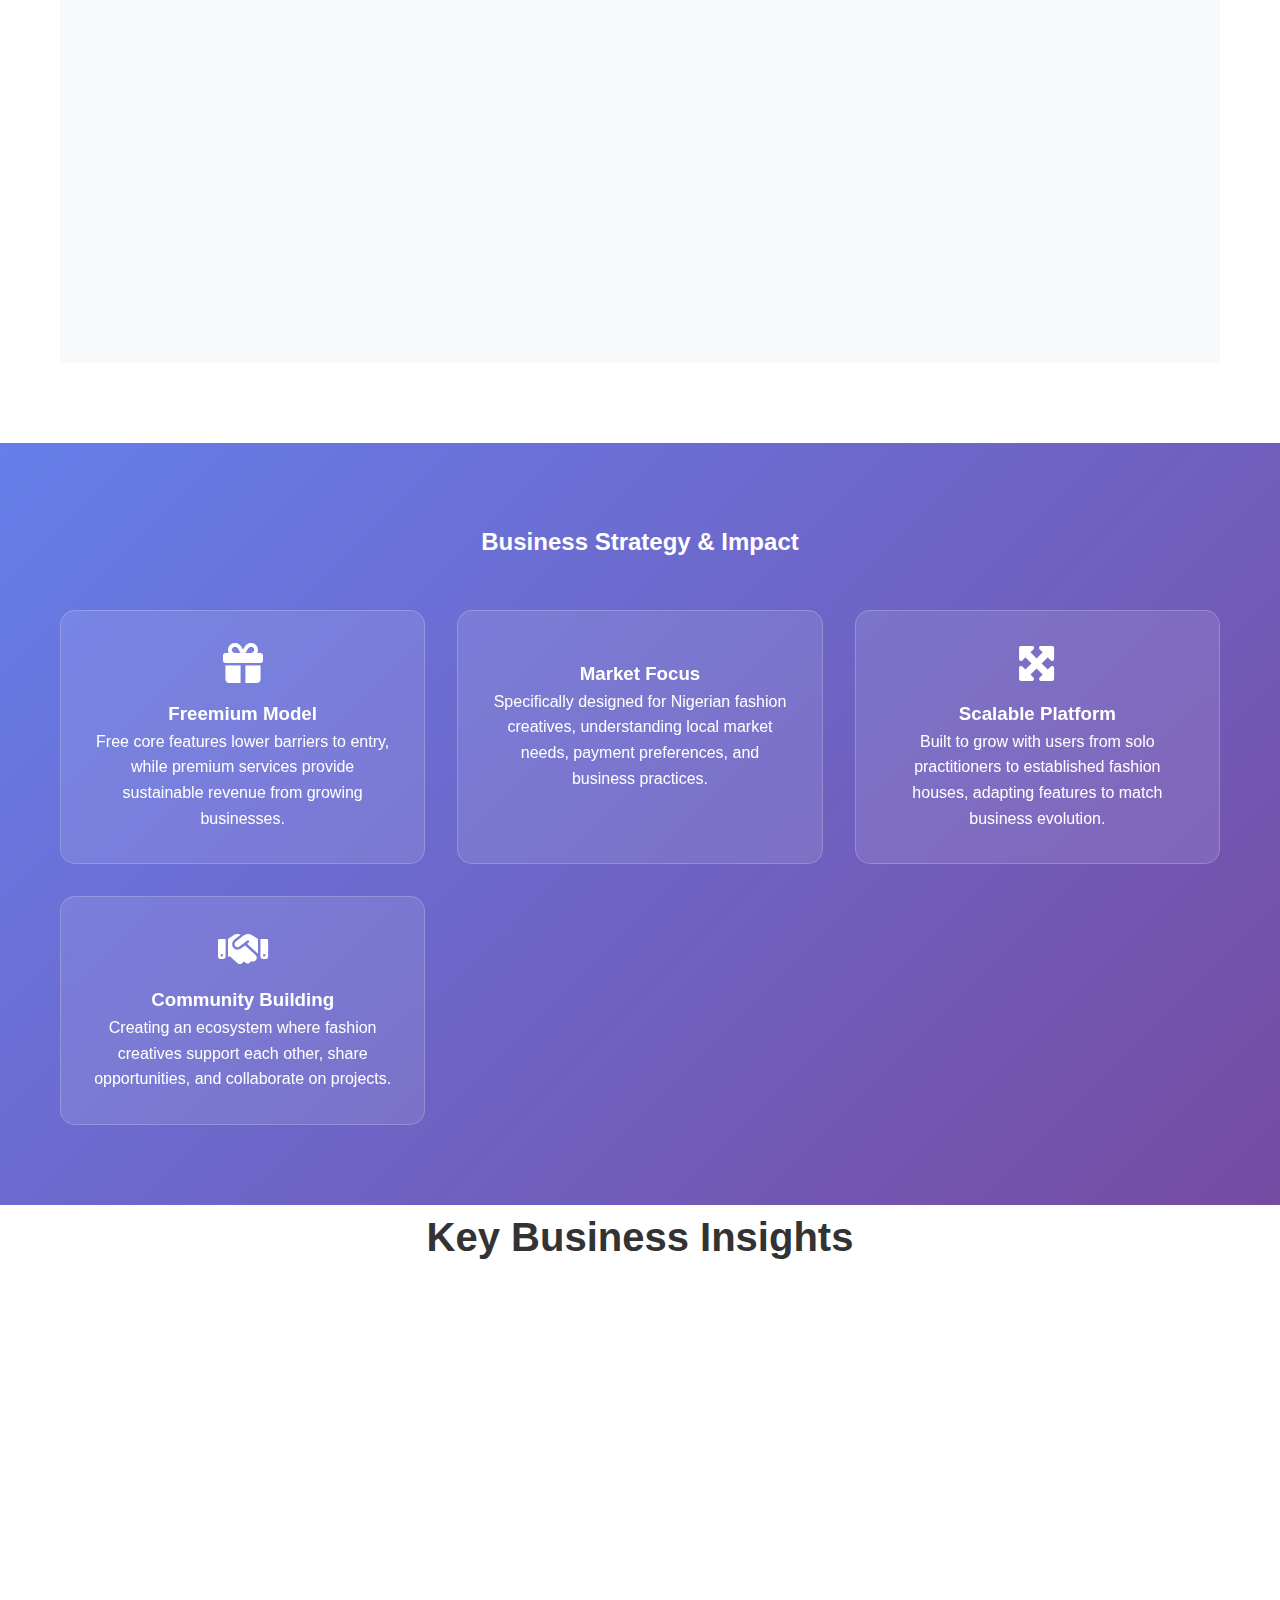
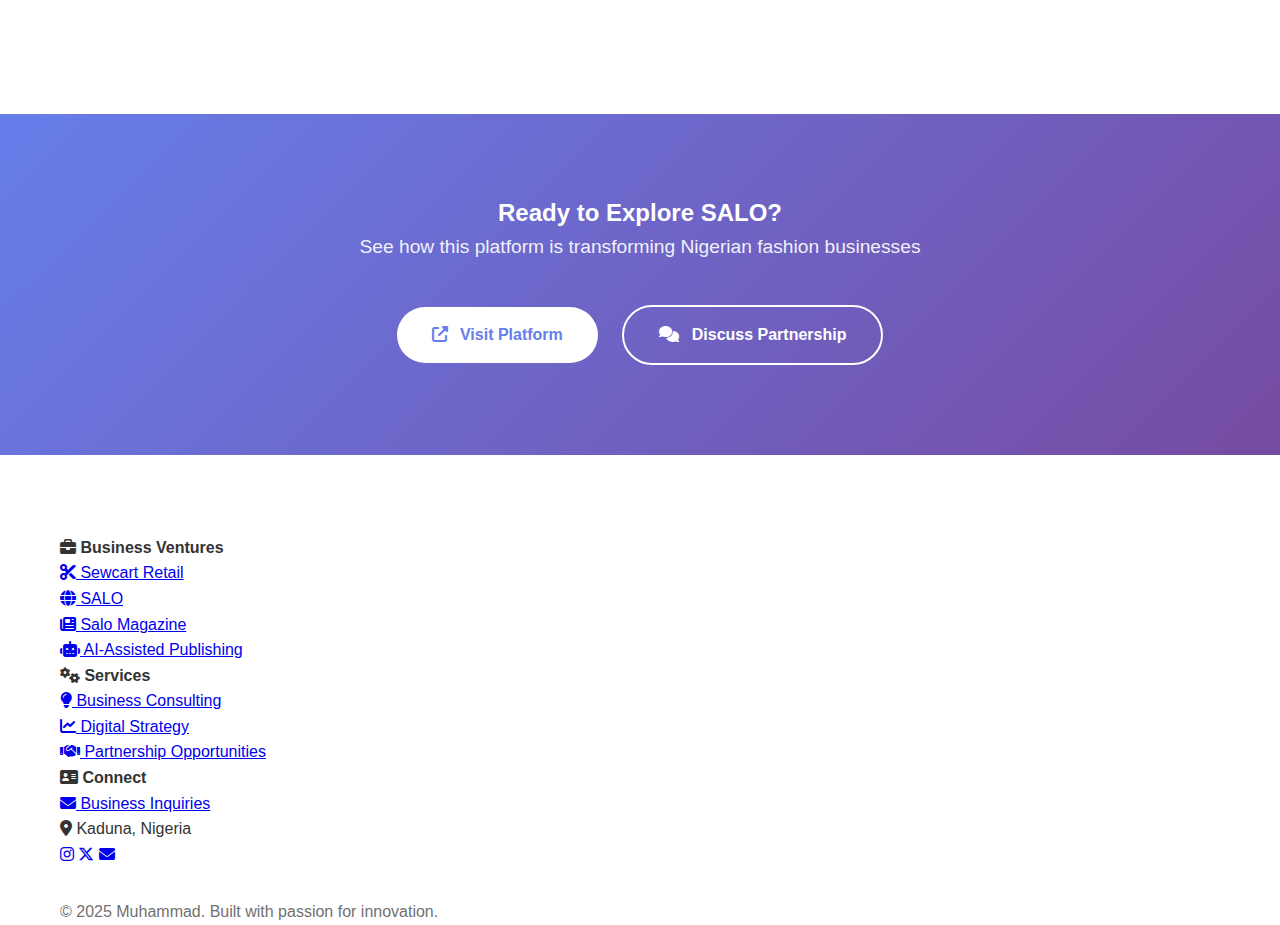
<file: salo.html>
<!DOCTYPE html>
<html lang="en">
<head>
    <meta charset="UTF-8">
    <meta name="viewport" content="width=device-width, initial-scale=1.0">
    <title>Salo | Empowering Fashion Creatives with Digital Tools</title>
    <meta name="description" content="Learn about Salo - the platform empowering Nigerian fashion creatives with free brand websites and KraftOS business management tools.">
    
    <!-- Font Awesome CDN -->
    <link rel="stylesheet" href="https://cdnjs.cloudflare.com/ajax/libs/font-awesome/6.4.0/css/all.min.css">
    
    <style>
        * {
            margin: 0;
            padding: 0;
            box-sizing: border-box;
        }

        body {
            font-family: 'Segoe UI', Tahoma, Geneva, Verdana, sans-serif;
            line-height: 1.6;
            color: #333;
            background: #fff;
        }

        .container {
            max-width: 1200px;
            margin: 0 auto;
            padding: 0 20px;
        }

        /* Header */
        header {
            background: rgba(255, 255, 255, 0.95);
            backdrop-filter: blur(10px);
            position: fixed;
            width: 100%;
            top: 0;
            z-index: 1000;
            box-shadow: 0 2px 20px rgba(0, 0, 0, 0.1);
        }

        nav {
            display: flex;
            justify-content: space-between;
            align-items: center;
            padding: 1rem 0;
        }

        .logo {
            font-size: 1.5rem;
            font-weight: bold;
            color: #667eea;
        }

        .nav-links {
            display: flex;
            list-style: none;
            gap: 2rem;
        }

        .nav-links a {
            text-decoration: none;
            color: #333;
            font-weight: 500;
            transition: color 0.3s ease;
        }

        .nav-links a:hover {
            color: #667eea;
        }

        /* Project Hero */
        .project-hero {
            background: linear-gradient(135deg, #667eea 0%, #764ba2 100%);
            color: white;
            padding: 120px 0 80px;
            position: relative;
            overflow: hidden;
        }

        .project-hero::before {
            content: '';
            position: absolute;
            top: 0;
            left: 0;
            right: 0;
            bottom: 0;
            background: url('data:image/svg+xml,<svg xmlns="http://www.w3.org/2000/svg" viewBox="0 0 100 100"><circle cx="25" cy="25" r="2" fill="rgba(255,255,255,0.1)"/><circle cx="75" cy="75" r="1" fill="rgba(255,255,255,0.1)"/><circle cx="50" cy="10" r="1.5" fill="rgba(255,255,255,0.1)"/></svg>');
            background-size: 100px 100px;
            animation: float 20s linear infinite;
        }

        @keyframes float {
            0% { transform: translateY(0px) translateX(0px); }
            50% { transform: translateY(-10px) translateX(5px); }
            100% { transform: translateY(0px) translateX(0px); }
        }

        .hero-content {
            position: relative;
            z-index: 2;
            text-align: center;
            max-width: 900px;
            margin: 0 auto;
        }

        .project-icon {
            font-size: 5rem;
            margin-bottom: 2rem;
            display: block;
            animation: fadeInUp 1s ease-out;
        }

        .hero-content h1 {
            font-size: 3.5rem;
            margin-bottom: 1rem;
            animation: fadeInUp 1s ease-out 0.2s both;
        }

        .hero-subtitle {
            font-size: 1.4rem;
            margin-bottom: 2rem;
            opacity: 0.9;
            animation: fadeInUp 1s ease-out 0.4s both;
        }

        .hero-stats {
            display: flex;
            justify-content: center;
            gap: 3rem;
            margin-top: 3rem;
            animation: fadeInUp 1s ease-out 0.6s both;
        }

        .stat-item {
            text-align: center;
        }

        .stat-number {
            font-size: 2.5rem;
            font-weight: bold;
            display: block;
        }

        .stat-label {
            font-size: 1rem;
            opacity: 0.8;
        }

        /* Main Content */
        .main-content {
            padding: 80px 0;
        }

        .section {
            margin-bottom: 80px;
        }

        .section-title {
            font-size: 2.5rem;
            margin-bottom: 3rem;
            color: #333;
            text-align: center;
        }

        /* Problem Solution */
        .problem-solution {
            background: #f8f9fa;
            padding: 80px 0;
        }

        .ps-grid {
            display: grid;
            grid-template-columns: 1fr 1fr;
            gap: 4rem;
            align-items: center;
        }

        .ps-content h3 {
            font-size: 2rem;
            margin-bottom: 1.5rem;
            color: #333;
        }

        .ps-content p {
            font-size: 1.1rem;
            line-height: 1.8;
            color: #666;
            margin-bottom: 1.5rem;
        }

        .ps-icon {
            font-size: 8rem;
            color: #667eea;
            text-align: center;
            opacity: 0.8;
        }

        /* Features Grid */
        .features-grid {
            display: grid;
            grid-template-columns: repeat(auto-fit, minmax(350px, 1fr));
            gap: 2rem;
            margin-top: 3rem;
        }

        .feature-card {
            background: white;
            padding: 2.5rem;
            border-radius: 20px;
            box-shadow: 0 10px 30px rgba(0, 0, 0, 0.1);
            text-align: center;
            transition: transform 0.3s ease, box-shadow 0.3s ease;
            border: 1px solid #f0f0f0;
        }

        .feature-card:hover {
            transform: translateY(-5px);
            box-shadow: 0 20px 40px rgba(0, 0, 0, 0.15);
        }

        .feature-icon {
            font-size: 3rem;
            color: #667eea;
            margin-bottom: 1.5rem;
            display: block;
        }

        .feature-card h3 {
            font-size: 1.5rem;
            margin-bottom: 1rem;
            color: #333;
        }

        .feature-card p {
            color: #666;
            line-height: 1.7;
        }

        /* Business Model */
        .business-model {
            background: linear-gradient(135deg, #667eea, #764ba2);
            color: white;
            padding: 80px 0;
        }

        .model-grid {
            display: grid;
            grid-template-columns: repeat(auto-fit, minmax(280px, 1fr));
            gap: 2rem;
            margin-top: 3rem;
        }

        .model-item {
            background: rgba(255, 255, 255, 0.1);
            padding: 2rem;
            border-radius: 15px;
            backdrop-filter: blur(10px);
            border: 1px solid rgba(255, 255, 255, 0.2);
            text-align: center;
        }

        .model-item i {
            font-size: 2.5rem;
            margin-bottom: 1rem;
            display: block;
        }

        /* Testimonials */
        .testimonials {
            background: #f8f9fa;
            padding: 80px 0;
        }

        .testimonial-grid {
            display: grid;
            grid-template-columns: repeat(auto-fit, minmax(400px, 1fr));
            gap: 3rem;
            margin-top: 3rem;
        }

        .testimonial-card {
            background: white;
            padding: 3rem;
            border-radius: 20px;
            box-shadow: 0 10px 30px rgba(0, 0, 0, 0.1);
            position: relative;
        }

        .testimonial-quote {
            font-size: 1.1rem;
            line-height: 1.8;
            margin-bottom: 2rem;
            color: #333;
            font-style: italic;
        }

        .testimonial-author {
            display: flex;
            align-items: center;
            gap: 1rem;
        }

        .author-avatar {
            width: 50px;
            height: 50px;
            background: linear-gradient(135deg, #667eea, #764ba2);
            border-radius: 50%;
            display: flex;
            align-items: center;
            justify-content: center;
            color: white;
            font-weight: bold;
        }

        .author-info h4 {
            color: #333;
            margin-bottom: 0.3rem;
        }

        .author-info p {
            color: #666;
            font-size: 0.9rem;
        }

        .quote-icon {
            position: absolute;
            top: 1rem;
            right: 1.5rem;
            font-size: 2rem;
            color: #667eea;
            opacity: 0.3;
        }

        /* CTA Section */
        .cta-section {
            padding: 80px 0;
            background: linear-gradient(135deg, #667eea, #764ba2);
            color: white;
            text-align: center;
        }

        .btn {
            display: inline-block;
            padding: 15px 35px;
            text-decoration: none;
            border-radius: 50px;
            font-weight: 600;
            transition: all 0.3s ease;
            margin: 10px;
        }

        .btn-primary {
            background: white;
            color: #667eea;
        }

        .btn-primary:hover {
            background: rgba(255, 255, 255, 0.9);
            transform: translateY(-2px);
            box-shadow: 0 10px 25px rgba(0, 0, 0, 0.2);
        }

        .btn-outline {
            background: transparent;
            border: 2px solid white;
            color: white;
        }

        .btn-outline:hover {
            background: white;
            color: #667eea;
        }

        /* Animations */
        @keyframes fadeInUp {
            from {
                opacity: 0;
                transform: translateY(30px);
            }
            to {
                opacity: 1;
                transform: translateY(0);
            }
        }

        .loading {
            opacity: 0;
            animation: fadeIn 0.8s ease-in-out forwards;
        }

        @keyframes fadeIn {
            to {
                opacity: 1;
            }
        }

        /* Mobile Responsiveness */
        @media (max-width: 768px) {
            .nav-links {
                display: none;
            }

            .hero-content h1 {
                font-size: 2.5rem;
            }

            .hero-subtitle {
                font-size: 1.2rem;
            }

            .hero-stats {
                flex-direction: column;
                gap: 1.5rem;
            }

            .ps-grid {
                grid-template-columns: 1fr;
                gap: 2rem;
                text-align: center;
            }

            .features-grid {
                grid-template-columns: 1fr;
            }

            .testimonial-grid {
                grid-template-columns: 1fr;
            }

            .model-grid {
                grid-template-columns: 1fr;
            }

            .section-title {
                font-size: 2rem;
            }

            .project-icon {
                font-size: 4rem;
            }
        }
    </style>
</head>
<body>
    <!-- Header -->
     <header>
        <nav class="container">
            <div class="logo"><i class="fas fa-briefcase"></i> Muhammad</div>
            <ul class="nav-links">
                <li><a href="index.html"><i class="fas fa-home"></i> Home</a></li>
                <li><a href="about.html" class="active"><i class="fas fa-user"></i> About</a></li>
                <li><a href="ventures.html"><i class="fas fa-building"></i> Ventures</a></li>
                <li><a href="services.html"><i class="fas fa-cogs"></i> Services</a></li>
                <li><a href="blog.html"><i class="fas fa-blog"></i> Blog</a></li>
                <li><a href="contact.html"><i class="fas fa-envelope"></i> Contact</a></li>
            </ul>
        </nav>
    </header>

    <!-- Project Hero -->
    <section class="project-hero">
        <div class="container">
            <div class="hero-content">
                <i class="fas fa-globe project-icon"></i>
                <h1>SALO</h1>
                <p class="hero-subtitle">
                    Empowering Nigerian fashion creatives with professional brand websites and 
                    comprehensive business management tools through KraftOS
                </p>
                
                <div class="hero-stats">
                    <div class="stat-item">
                        <span class="stat-number">10+</span>
                        <span class="stat-label">Brand Pages Created</span>
                    </div>
                    <div class="stat-item">
                        <span class="stat-number">50+</span>
                        <span class="stat-label">Active Monthly Users</span>
                    </div>
                    <div class="stat-item">
                        <span class="stat-number">500+</span>
                        <span class="stat-label">Client Inquiries Generated</span>
                    </div>
                </div>
            </div>
        </div>
    </section>

    <!-- Problem & Solution -->
    <section class="problem-solution">
        <div class="container">
            <div class="ps-grid">
                <div class="ps-content">
                    <h3>The Challenge</h3>
                    <p>
                        Nigerian fashion creatives face significant barriers to establishing professional 
                        online presence. Traditional website development is expensive, complex, and requires 
                        technical skills that most designers and tailors don't possess.
                    </p>
                    <p>
                        Additionally, managing clients, projects, and income often involves juggling multiple 
                        tools, spreadsheets, and manual processes that eat into valuable creative time.
                    </p>
                </div>
                <div class="ps-icon">
                    <i class="fas fa-exclamation-triangle"></i>
                </div>
            </div>
            
            <div class="ps-grid" style="margin-top: 4rem;">
                <div class="ps-icon">
                    <i class="fas fa-lightbulb"></i>
                </div>
                <div class="ps-content">
                    <h3>Our Solution</h3>
                    <p>
                        SALO provides completely free, professional brand landing pages that require 
                        no coding skills. Paired with KraftOS, our integrated business management dashboard, 
                        creatives get everything they need in one place.
                    </p>
                    <p>
                        This democratizes access to professional digital tools, allowing talented creatives 
                        to focus on what they do best while technology handles the business infrastructure.
                    </p>
                </div>
            </div>
        </div>
    </section>

    <!-- Main Content -->
    <main class="main-content">
        <div class="container">
            <!-- Core Features -->
            <section class="section">
                <h2 class="section-title">Platform Features</h2>
                <div class="features-grid">
                    <div class="feature-card loading">
                        <i class="fas fa-palette feature-icon"></i>
                        <h3>Brand Landing Pages</h3>
                        <p>
                            Create stunning, mobile-friendly landing pages that showcase your unique story, 
                            portfolio, and connect directly with potential clients. No coding required, 
                            just your creativity and vision.
                        </p>
                    </div>

                    <div class="feature-card loading">
                        <i class="fas fa-tasks feature-icon"></i>
                        <h3>KraftOS Management</h3>
                        <p>
                            Comprehensive business dashboard to track clients, manage work orders, 
                            handle invoicing, and monitor income streams. Available immediately 
                            after account creation.
                        </p>
                    </div>

                    <div class="feature-card loading">
                        <i class="fas fa-mobile-alt feature-icon"></i>
                        <h3>Mobile-First Design</h3>
                        <p>
                            All landing pages are optimized for mobile viewing, ensuring your brand 
                            looks professional on any device your clients use to discover you.
                        </p>
                    </div>

                    <div class="feature-card loading">
                        <i class="fas fa-chart-line feature-icon"></i>
                        <h3>Business Growth Tools</h3>
                        <p>
                            Integrated analytics, client inquiry tracking, and growth insights help 
                            you understand your business performance and identify opportunities.
                        </p>
                    </div>

                    <div class="feature-card loading">
                        <i class="fas fa-link feature-icon"></i>
                        <h3>Seamless Integration</h3>
                        <p>
                            Connect your brand page to WhatsApp for instant client communication 
                            and integrate payment solutions for smooth transaction processing.
                        </p>
                    </div>

                    <div class="feature-card loading">
                        <i class="fas fa-users feature-icon"></i>
                        <h3>Community Support</h3>
                        <p>
                            Join a growing community of fashion creatives sharing insights, 
                            collaboration opportunities, and mutual support for business growth.
                        </p>
                    </div>
                </div>
            </section>

            <!-- Target Market -->
            <section class="section">
                <h2 class="section-title">Who Benefits from Salo?</h2>
                <div class="features-grid">
                    <div class="feature-card loading">
                        <i class="fas fa-tshirt feature-icon"></i>
                        <h3>Fashion Designers</h3>
                        <p>
                            Showcase your collections, attract new clients, and manage custom orders 
                            with professional tools designed specifically for your creative workflow.
                        </p>
                    </div>

                    <div class="feature-card loading">
                        <i class="fas fa-cut feature-icon"></i>
                        <h3>Tailors & Seamstresses</h3>
                        <p>
                            Display your craftsmanship, manage client measurements and orders, 
                            and grow your business beyond word-of-mouth referrals.
                        </p>
                    </div>

                    <div class="feature-card loading">
                        <i class="fas fa-magic feature-icon"></i>
                        <h3>Fashion Stylists</h3>
                        <p>
                            Build your personal brand, showcase styling portfolios, and attract 
                            high-value clients with a professional online presence.
                        </p>
                    </div>
                </div>
            </section>

            <!-- Testimonials -->
            <section class="section testimonials">
                <div class="container">
                    <h2 class="section-title" style="color: #333;">What Our Users Say</h2>
                    <div class="testimonial-grid">
                        <div class="testimonial-card loading">
                            <i class="fas fa-quote-right quote-icon"></i>
                            <p class="testimonial-quote">
                                "After creating my brand landing page on Salo, my client inquiries tripled within weeks. 
                                The process was smooth and empowering."
                            </p>
                            <div class="testimonial-author">
                                <div class="author-avatar">A</div>
                                <div class="author-info">
                                    <h4>Amina</h4>
                                    <p>Tailor, Lagos</p>
                                </div>
                            </div>
                        </div>

                        <div class="testimonial-card loading">
                            <i class="fas fa-quote-right quote-icon"></i>
                            <p class="testimonial-quote">
                                "KraftOS helped me manage my clients and invoices easily — no more messy spreadsheets! 
                                Everything I need is in one place."
                            </p>
                            <div class="testimonial-author">
                                <div class="author-avatar">E</div>
                                <div class="author-info">
                                    <h4>Emeka</h4>
                                    <p>Fashion Designer, Abuja</p>
                                </div>
                            </div>
                        </div>
                    </div>
                </div>
            </section>
        </div>

        <!-- Business Model -->
        <section class="business-model">
            <div class="container">
                <h2 style="text-align: center; margin-bottom: 3rem;">Business Strategy & Impact</h2>
                <div class="model-grid">
                    <div class="model-item">
                        <i class="fas fa-gift"></i>
                        <h3>Freemium Model</h3>
                        <p>
                            Free core features lower barriers to entry, while premium services 
                            provide sustainable revenue from growing businesses.
                        </p>
                    </div>
                    
                    <div class="model-item">
                        <i class="fas fa-target"></i>
                        <h3>Market Focus</h3>
                        <p>
                            Specifically designed for Nigerian fashion creatives, understanding 
                            local market needs, payment preferences, and business practices.
                        </p>
                    </div>
                    
                    <div class="model-item">
                        <i class="fas fa-expand-arrows-alt"></i>
                        <h3>Scalable Platform</h3>
                        <p>
                            Built to grow with users from solo practitioners to established 
                            fashion houses, adapting features to match business evolution.
                        </p>
                    </div>
                    
                    <div class="model-item">
                        <i class="fas fa-handshake"></i>
                        <h3>Community Building</h3>
                        <p>
                            Creating an ecosystem where fashion creatives support each other, 
                            share opportunities, and collaborate on projects.
                        </p>
                    </div>
                </div>
            </div>
        </section>

        <!-- Key Learnings -->
        <section class="section">
            <div class="container">
                <h2 class="section-title">Key Business Insights</h2>
                <div class="features-grid">
                    <div class="feature-card loading">
                        <i class="fas fa-brain feature-icon"></i>
                        <h3>Market Understanding</h3>
                        <p>
                            Deep retail experience revealed the gap between creative talent and 
                            business infrastructure, leading to this targeted solution.
                        </p>
                    </div>

                    <div class="feature-card loading">
                        <i class="fas fa-bolt feature-icon"></i>
                        <h3>Execution Speed</h3>
                        <p>
                            Rapid development and iteration based on direct user feedback, 
                            allowing quick adaptation to market needs and user preferences.
                        </p>
                    </div>

                    <div class="feature-card loading">
                        <i class="fas fa-heart feature-icon"></i>
                        <h3>User-Centric Design</h3>
                        <p>
                            Every feature designed from the user's perspective, prioritizing 
                            simplicity and effectiveness over technical complexity.
                        </p>
                    </div>
                </div>
            </div>
        </section>

        <!-- CTA Section -->
        <section class="cta-section">
            <div class="container">
                <h2>Ready to Explore SALO?</h2>
                <p style="font-size: 1.2rem; margin-bottom: 2rem; opacity: 0.9;">
                    See how this platform is transforming Nigerian fashion businesses
                </p>
                <a href="https://salo.com.ng" target="_blank" class="btn btn-primary">
                    <i class="fas fa-external-link-alt" style="margin-right: 0.5rem;"></i>
                    Visit Platform
                </a>
                <a href="contact.html" class="btn btn-outline">
                    <i class="fas fa-comments" style="margin-right: 0.5rem;"></i>
                    Discuss Partnership
                </a>
            </div>
        </section>
    </main>

    <!-- Footer -->
    <footer>
        <div class="container">
            <div class="footer-content">
                <div class="footer-section">
                    <h4><i class="fa-solid fa-briefcase"></i> Business Ventures</h4>
                    <p><a href="sewcart.html"><i class="fa-solid fa-scissors"></i> Sewcart Retail</a></p>
                    <p><a href="salo.html"><i class="fa-solid fa-globe"></i> SALO</a></p>
                    <p><a href="magazine.html"><i class="fa-solid fa-newspaper"></i> Salo Magazine</a></p>
                    <p><a href="publishing.html"><i class="fa-solid fa-robot"></i> AI-Assisted Publishing</a></p>
                </div>
                <div class="footer-section">
                    <h4><i class="fa-solid fa-cogs"></i> Services</h4>
                    <p><a href="services.html"><i class="fa-solid fa-lightbulb"></i> Business Consulting</a></p>
                    <p><a href="services.html"><i class="fa-solid fa-chart-line"></i> Digital Strategy</a></p>
                    <p><a href="services.html"><i class="fa-solid fa-handshake"></i> Partnership Opportunities</a></p>
                </div>
                <div class="footer-section">
                    <h4><i class="fa-solid fa-address-card"></i> Connect</h4>
                    <p><a href="contact.html"><i class="fa-solid fa-envelope"></i> Business Inquiries</a></p>
                   <!-- <p><a href="blog.html"><i class="fa-solid fa-pen"></i> Read My Blog</a></p>
                --> <p><i class="fa-solid fa-location-dot"></i> Kaduna, Nigeria</p>
                </div>
            </div>
            
            <div class="social-links">
                <a href="https://instagram.com/abbati.hq" title="Instagram"><i class="fa-brands fa-instagram"></i></a>
                <a href="https://x.com/abbati_hq" title="Twitter"><i class="fa-brands fa-x-twitter"></i></a>
                <a href="mailto:contact@salo.com.ng" title="Email"><i class="fa-solid fa-envelope"></i></a>
            </div>
            
            <p style="margin-top: 2rem; opacity: 0.7;">
                © 2025 Muhammad. Built with passion for innovation.
            </p>
        </div>
    </footer>

       <script>
        document.addEventListener('DOMContentLoaded', function() {
            // Add loading animation delay
            const loadingElements = document.querySelectorAll('.loading');
            loadingElements.forEach((el, index) => {
                setTimeout(() => {
                    el.style.opacity = '1';
                }, index * 200);
            });

            // Header scroll effect
            let lastScrollTop = 0;
            const header = document.querySelector('header');
            
            window.addEventListener('scroll', function() {
                let scrollTop = window.pageYOffset || document.documentElement.scrollTop;
                
                if (scrollTop > lastScrollTop && scrollTop > 100) {
                    header.style.transform = 'translateY(-100%)';
                } else {
                    header.style.transform = 'translateY(0)';
                }
                
                lastScrollTop = scrollTop;
            });

            header.style.transition = 'transform 0.3s ease-in-out';

            // Animate stats on scroll
            const stats = document.querySelectorAll('.stat-number');
            
            const observerOptions = {
                threshold: 0.5,
                rootMargin: '0px'
            };

            const observer = new IntersectionObserver(function(entries) {
                entries.forEach(entry => {
                    if (entry.isIntersecting) {
                        const target = entry.target;
                        const finalValue = target.textContent;
                        const numericValue = parseInt(finalValue.replace(/[^\d]/g, ''));
                        
                        if (numericValue && !target.classList.contains('animated')) {
                            target.classList.add('animated');
                            animateNumber(target, 0, numericValue, finalValue.includes('+') ? '+' : '');
                        }
                    }
                });
            }, observerOptions);

            stats.forEach(stat => {
                observer.observe(stat);
            });
        });

        function animateNumber(element, start, end, suffix = '') {
            const duration = 2000; // ms
            const steps = Math.ceil(duration / 16); // ~60fps
            const increment = (end - start) / steps;
            let current = start;
            let stepCount = 0;

            const timer = setInterval(() => {
                current += increment;
                stepCount++;
                if (stepCount >= steps) {
                    element.textContent = end.toLocaleString() + suffix;
                    clearInterval(timer);
                } else {
                    element.textContent = Math.floor(current).toLocaleString() + suffix;
                }
            }, 16);
        }
    </script>
</file>
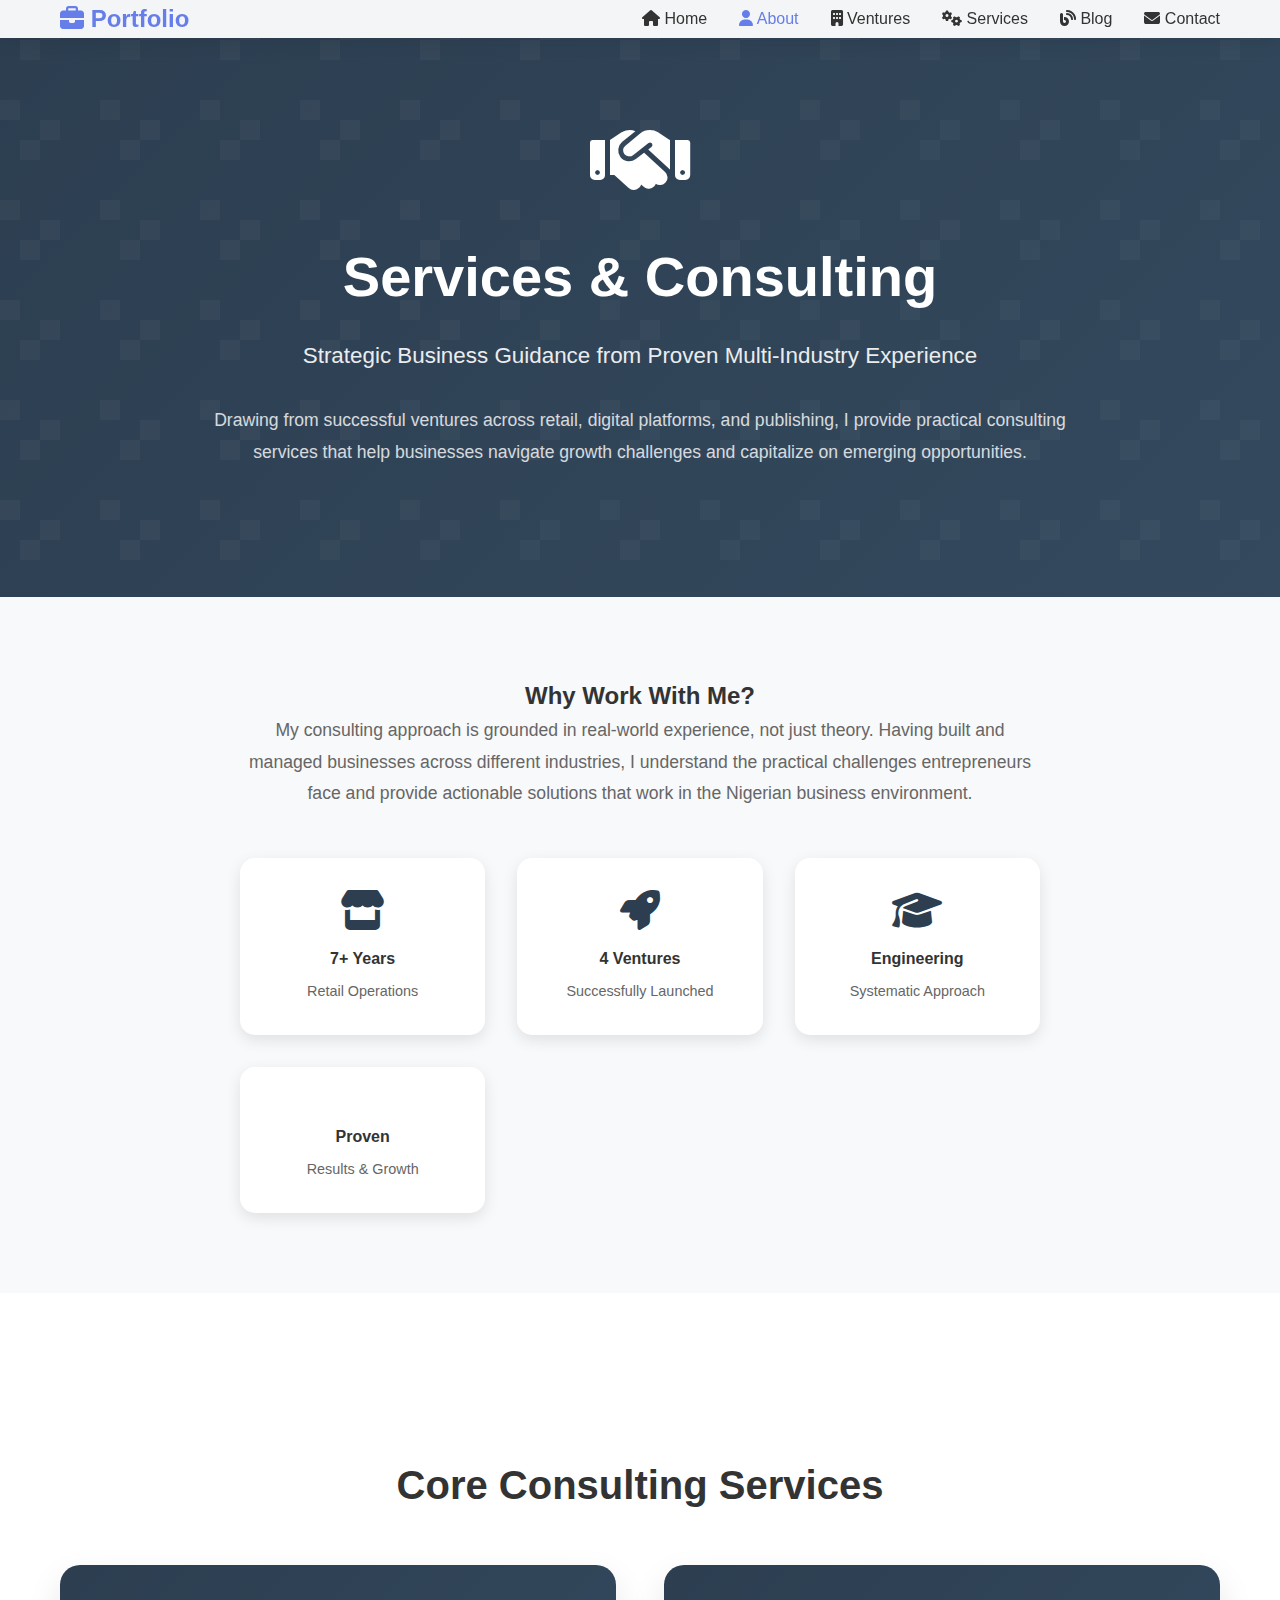
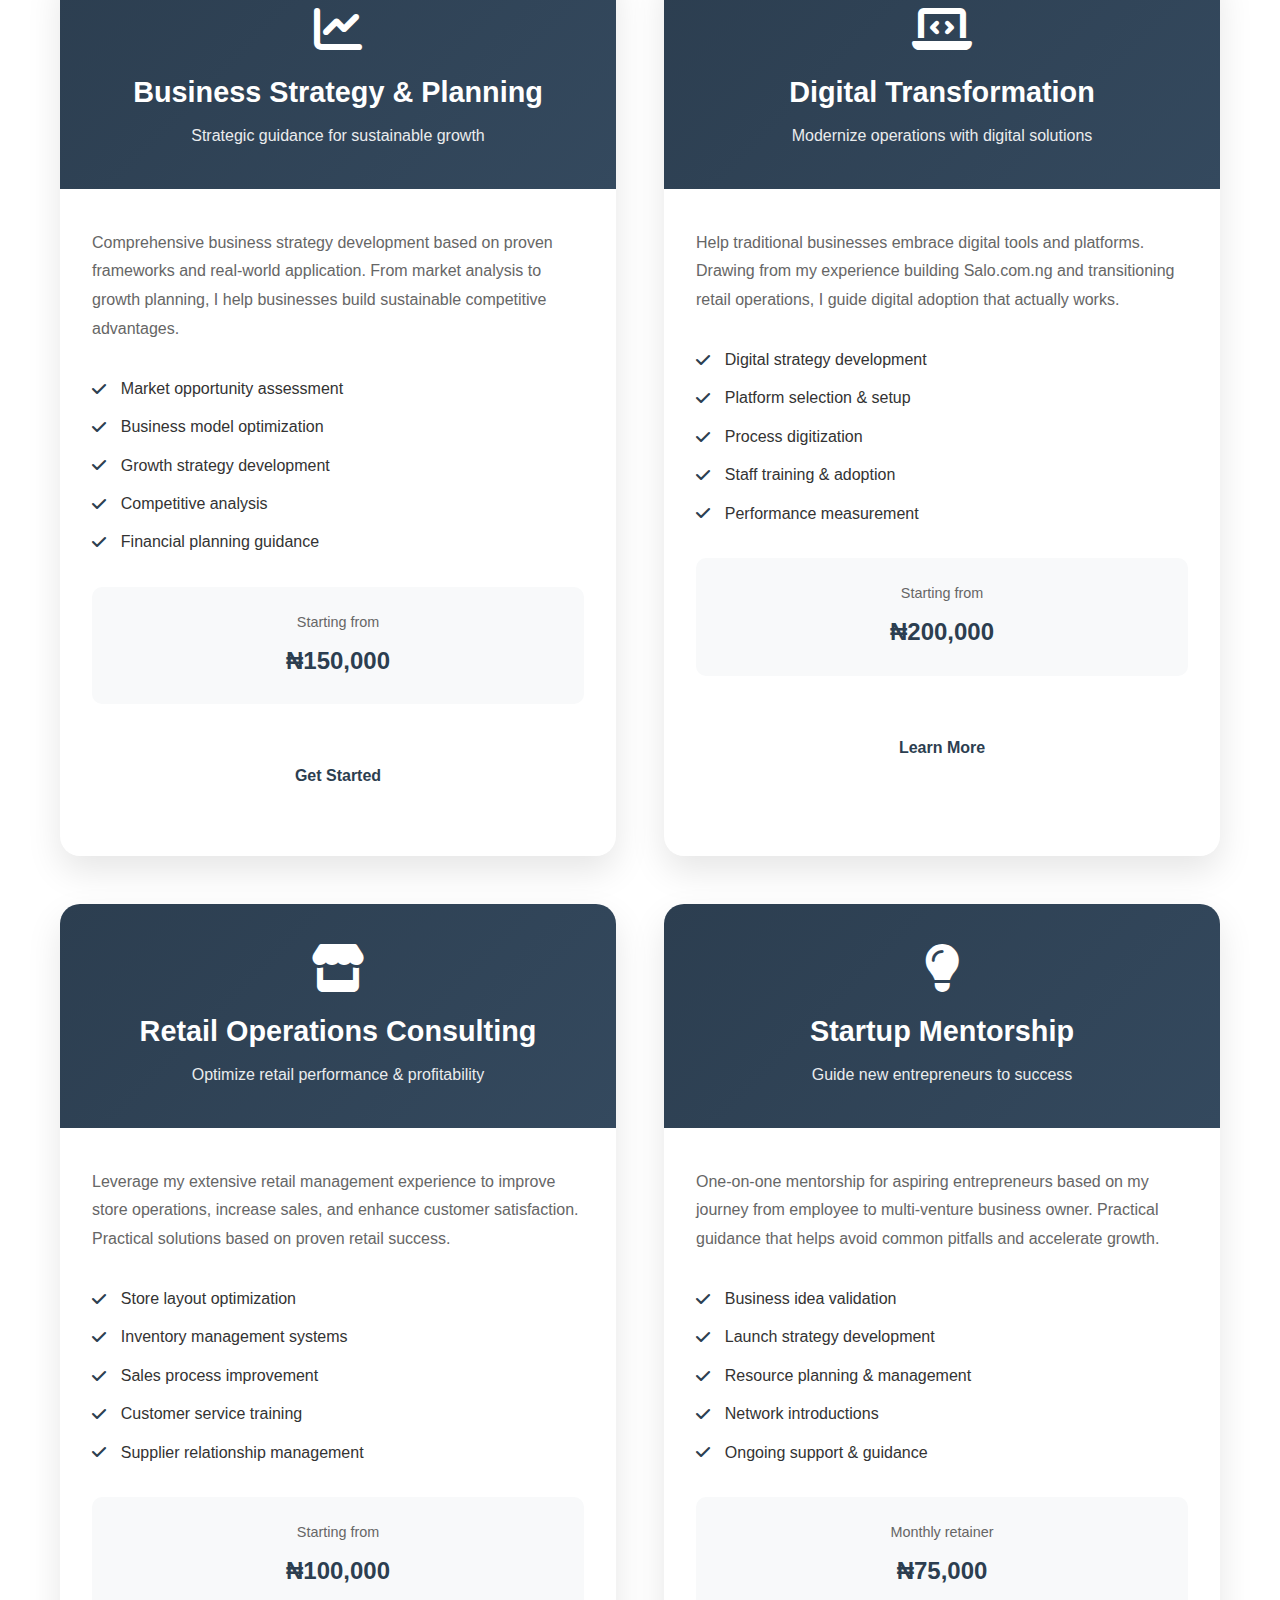
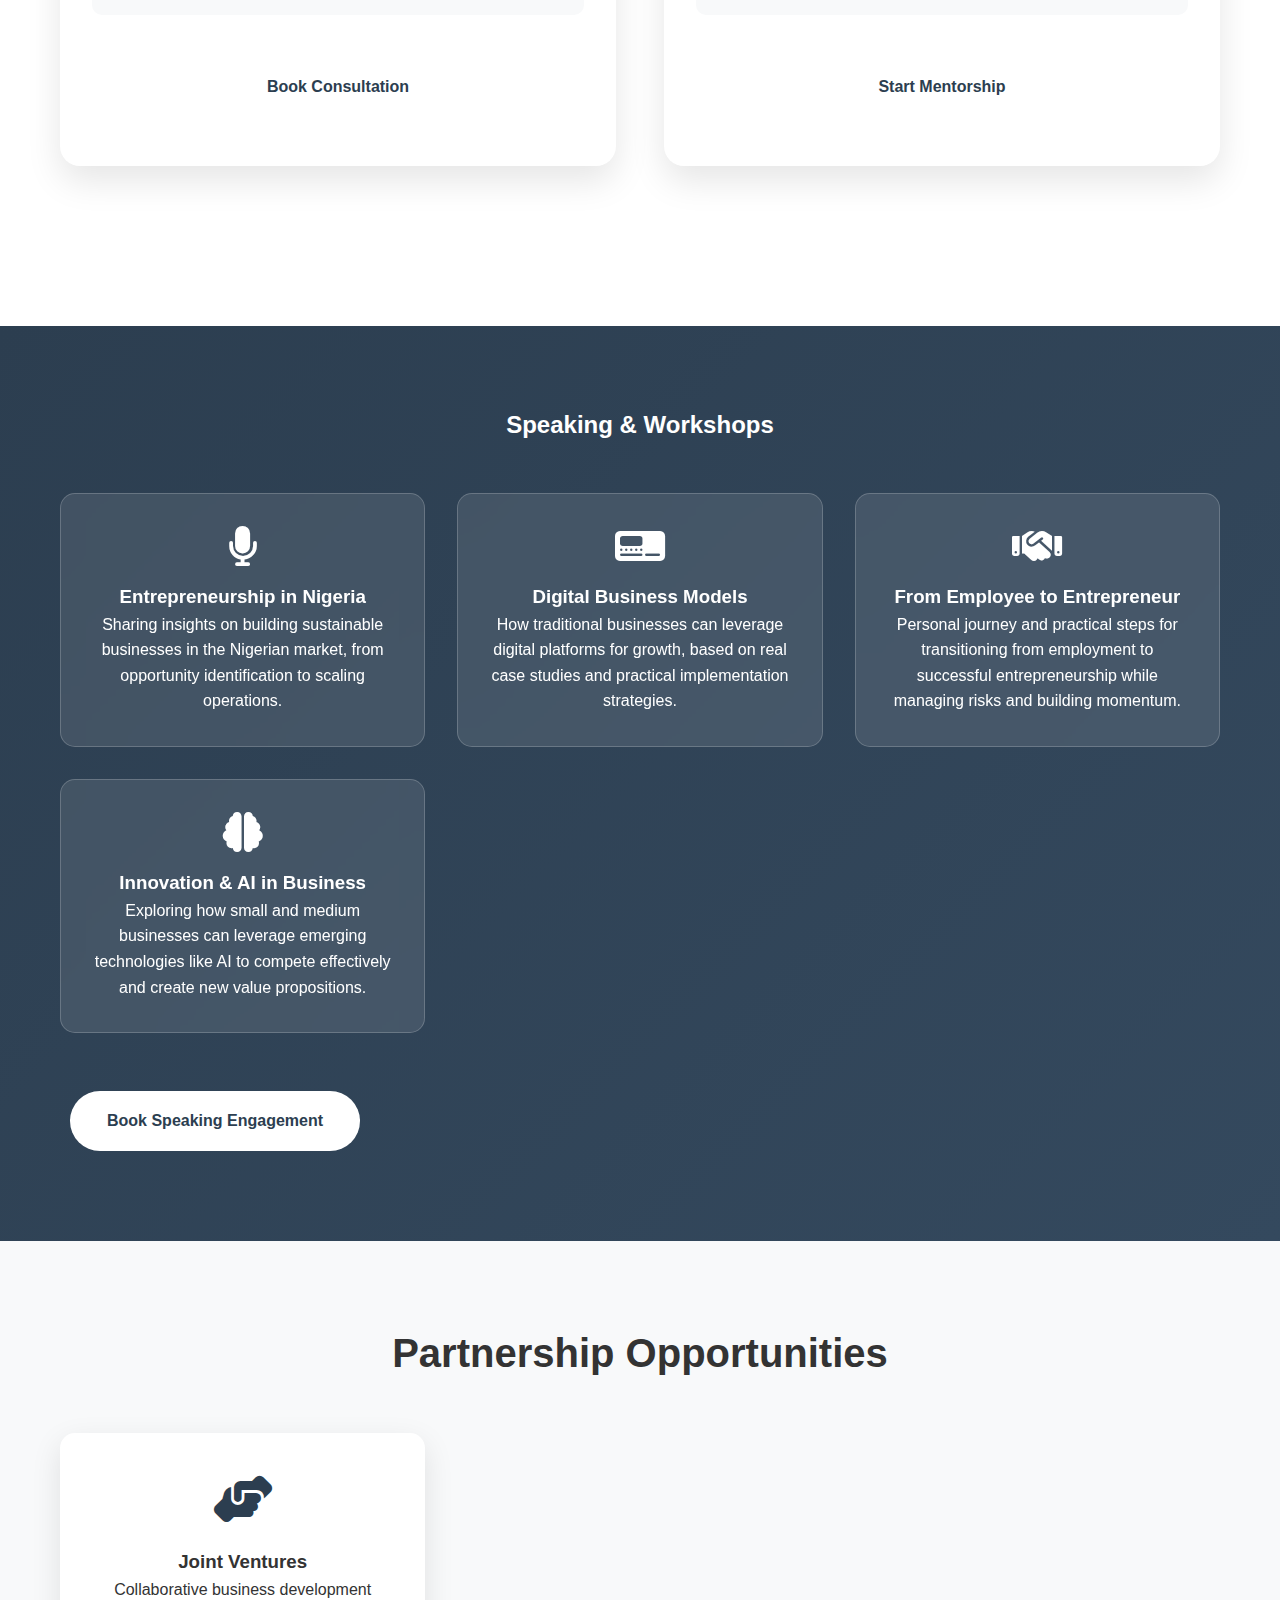
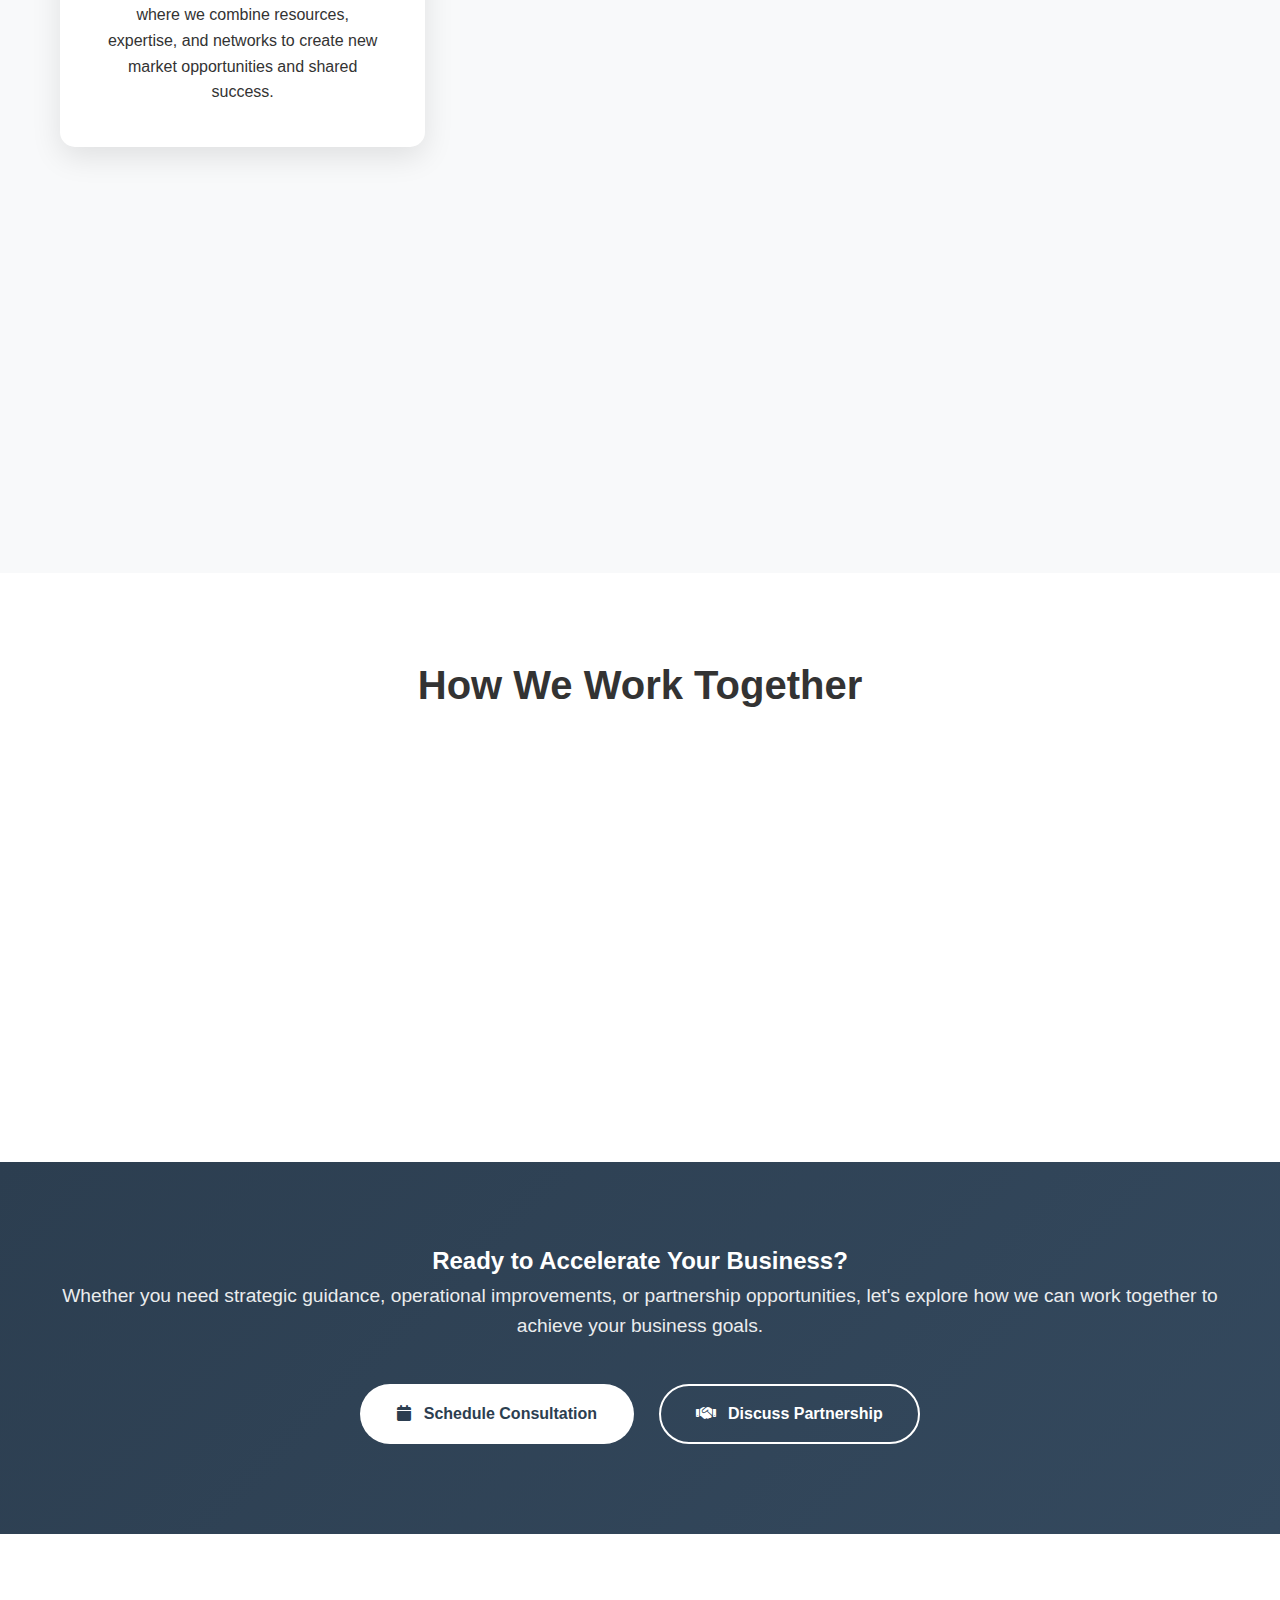
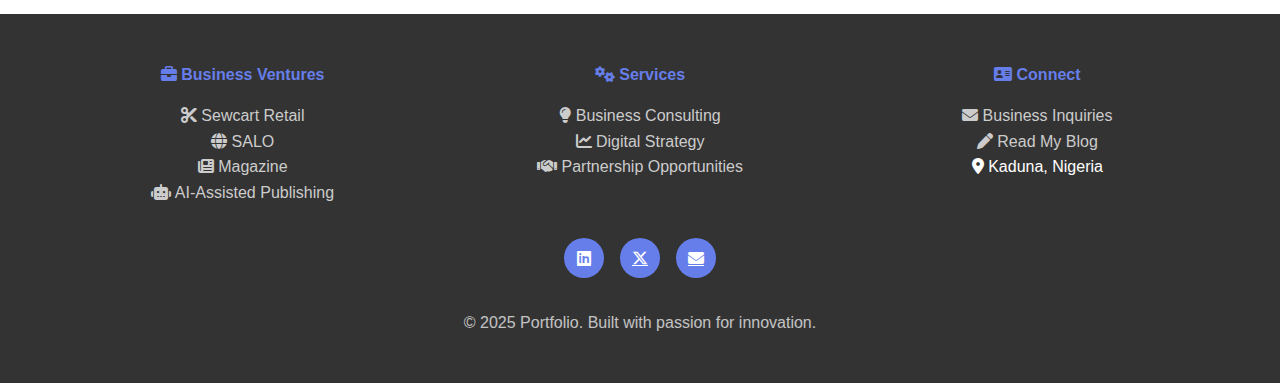
<file: services.html>
<!DOCTYPE html>
<html lang="en">
<head>
    <meta charset="UTF-8">
    <meta name="viewport" content="width=device-width, initial-scale=1.0">
    <title>Services & Consulting | Business Strategy & Digital Solutions</title>
    <meta name="description" content="Professional consulting services in business strategy, digital transformation, retail operations, and entrepreneurship based on proven multi-industry experience.">
    
    <!-- Font Awesome CDN -->
     <link rel="stylesheet" href="https://cdnjs.cloudflare.com/ajax/libs/font-awesome/6.5.2/css/all.min.css"  crossorigin="anonymous"  referrerpolicy="no-referrer">
   
    <link rel="stylesheet" href="assets/css/style.css">
    
    <style>
        * {
            margin: 0;
            padding: 0;
            box-sizing: border-box;
        }

        body {
            font-family: 'Segoe UI', Tahoma, Geneva, Verdana, sans-serif;
            line-height: 1.6;
            color: #333;
            background: #fff;
        }

        .container {
            max-width: 1200px;
            margin: 0 auto;
            padding: 0 20px;
        }

        /* Header */
        header {
            background: rgba(255, 255, 255, 0.95);
            backdrop-filter: blur(10px);
            position: fixed;
            width: 100%;
            top: 0;
            z-index: 1000;
            box-shadow: 0 2px 20px rgba(0, 0, 0, 0.1);
        }

        nav {
            display: flex;
            justify-content: space-between;
            align-items: center;
            padding: 1rem 0;
        }

        .logo {
            font-size: 1.5rem;
            font-weight: bold;
            color: #667eea;
        }

        .nav-links {
            display: flex;
            list-style: none;
            gap: 2rem;
        }

        .nav-links a {
            text-decoration: none;
            color: #333;
            font-weight: 500;
            transition: color 0.3s ease;
        }

        .nav-links a:hover,
        .nav-links a.active {
            color: #667eea;
        }

        /* Page Hero */
        .page-hero {
            background: linear-gradient(135deg, #2c3e50 0%, #34495e 100%);
            color: white;
            padding: 120px 0 80px;
            position: relative;
            overflow: hidden;
        }

        .page-hero::before {
            content: '';
            position: absolute;
            top: 0;
            left: 0;
            right: 0;
            bottom: 0;
            background: url('data:image/svg+xml,<svg xmlns="http://www.w3.org/2000/svg" viewBox="0 0 100 100"><rect x="0" y="0" width="20" height="20" fill="rgba(255,255,255,0.03)"/><rect x="40" y="20" width="20" height="20" fill="rgba(255,255,255,0.03)"/><rect x="20" y="40" width="20" height="20" fill="rgba(255,255,255,0.03)"/></svg>');
            background-size: 100px 100px;
            animation: slide 20s linear infinite;
        }

        @keyframes slide {
            0% { transform: translateX(0) translateY(0); }
            100% { transform: translateX(100px) translateY(100px); }
        }

        .hero-content {
            position: relative;
            z-index: 2;
            text-align: center;
            max-width: 900px;
            margin: 0 auto;
        }

        .project-icon {
            font-size: 5rem;
            margin-bottom: 2rem;
            display: block;
            animation: fadeInUp 1s ease-out;
        }

        .hero-content h1 {
            font-size: 3.5rem;
            margin-bottom: 1rem;
            animation: fadeInUp 1s ease-out 0.2s both;
        }

        .hero-subtitle {
            font-size: 1.4rem;
            margin-bottom: 2rem;
            opacity: 0.9;
            animation: fadeInUp 1s ease-out 0.4s both;
        }

        .hero-description {
            font-size: 1.1rem;
            opacity: 0.8;
            line-height: 1.8;
            animation: fadeInUp 1s ease-out 0.6s both;
        }

        /* Main Content */
        .main-content {
            padding: 80px 0;
        }

        .section {
            margin-bottom: 80px;
        }

        .section-title {
            font-size: 2.5rem;
            margin-bottom: 3rem;
            color: #333;
            text-align: center;
        }

        /* Services Overview */
        .services-overview {
            background: #f8f9fa;
            padding: 80px 0;
        }

        .overview-content {
            max-width: 800px;
            margin: 0 auto;
            text-align: center;
        }

        .overview-text {
            font-size: 1.1rem;
            line-height: 1.8;
            color: #666;
            margin-bottom: 3rem;
        }

        .credibility-grid {
            display: grid;
            grid-template-columns: repeat(auto-fit, minmax(200px, 1fr));
            gap: 2rem;
        }

        .credibility-item {
            background: white;
            padding: 2rem;
            border-radius: 15px;
            box-shadow: 0 5px 15px rgba(0, 0, 0, 0.1);
            text-align: center;
        }

        .credibility-icon {
            font-size: 2.5rem;
            color: #2c3e50;
            margin-bottom: 1rem;
        }

        .credibility-item h4 {
            margin-bottom: 0.5rem;
            color: #333;
        }

        .credibility-item p {
            color: #666;
            font-size: 0.9rem;
        }

        /* Service Categories */
        .services-grid {
            display: grid;
            grid-template-columns: repeat(auto-fit, minmax(400px, 1fr));
            gap: 3rem;
            margin-top: 3rem;
        }

        .service-card {
            background: white;
            border-radius: 20px;
            overflow: hidden;
            box-shadow: 0 15px 35px rgba(0, 0, 0, 0.1);
            transition: transform 0.3s ease, box-shadow 0.3s ease;
        }

        .service-card:hover {
            transform: translateY(-5px);
            box-shadow: 0 25px 50px rgba(0, 0, 0, 0.15);
        }

        .service-header {
            background: linear-gradient(135deg, #2c3e50, #34495e);
            color: white;
            padding: 2.5rem 2rem;
            text-align: center;
        }

        .service-icon-large {
            font-size: 3rem;
            margin-bottom: 1rem;
            display: block;
        }

        .service-header h3 {
            font-size: 1.8rem;
            margin-bottom: 0.5rem;
        }

        .service-tagline {
            opacity: 0.9;
            font-size: 1rem;
        }

        .service-content {
            padding: 2.5rem 2rem;
        }

        .service-description {
            color: #666;
            line-height: 1.8;
            margin-bottom: 2rem;
        }

        .service-features {
            list-style: none;
            margin-bottom: 2rem;
        }

        .service-features li {
            margin-bottom: 0.8rem;
            display: flex;
            align-items: center;
            gap: 0.8rem;
        }

        .service-features i {
            color: #2c3e50;
            width: 16px;
        }

        .service-price {
            background: #f8f9fa;
            padding: 1.5rem;
            border-radius: 10px;
            text-align: center;
            margin-bottom: 2rem;
        }

        .price-label {
            color: #666;
            font-size: 0.9rem;
            margin-bottom: 0.5rem;
        }

        .price-value {
            font-size: 1.5rem;
            font-weight: bold;
            color: #2c3e50;
        }

        .service-cta {
            text-align: center;
        }

        /* Speaking & Workshops */
        .speaking-section {
            background: linear-gradient(135deg, #2c3e50, #34495e);
            color: white;
            padding: 80px 0;
        }

        .speaking-grid {
            display: grid;
            grid-template-columns: repeat(auto-fit, minmax(280px, 1fr));
            gap: 2rem;
            margin-top: 3rem;
        }

        .speaking-item {
            background: rgba(255, 255, 255, 0.1);
            padding: 2rem;
            border-radius: 15px;
            backdrop-filter: blur(10px);
            border: 1px solid rgba(255, 255, 255, 0.2);
            text-align: center;
        }

        .speaking-item i {
            font-size: 2.5rem;
            margin-bottom: 1rem;
            display: block;
        }

        /* Partnership Opportunities */
        .partnerships {
            padding: 80px 0;
            background: #f8f9fa;
        }

        .partnership-types {
            display: grid;
            grid-template-columns: repeat(auto-fit, minmax(300px, 1fr));
            gap: 2rem;
            margin-top: 3rem;
        }

        .partnership-card {
            background: white;
            padding: 2.5rem;
            border-radius: 15px;
            box-shadow: 0 10px 30px rgba(0, 0, 0, 0.1);
            text-align: center;
            border: 2px solid transparent;
            transition: all 0.3s ease;
        }

        .partnership-card:hover {
            border-color: #2c3e50;
            transform: translateY(-3px);
        }

        .partnership-icon {
            font-size: 3rem;
            color: #2c3e50;
            margin-bottom: 1.5rem;
        }

        /* Process Section */
        .process-section {
            padding: 80px 0;
        }

        .process-steps {
            display: grid;
            grid-template-columns: repeat(auto-fit, minmax(250px, 1fr));
            gap: 2rem;
            margin-top: 3rem;
            position: relative;
        }

        .process-step {
            background: white;
            padding: 2rem;
            border-radius: 15px;
            box-shadow: 0 5px 15px rgba(0, 0, 0, 0.1);
            text-align: center;
            position: relative;
        }

        .step-number {
            background: linear-gradient(135deg, #2c3e50, #34495e);
            color: white;
            width: 50px;
            height: 50px;
            border-radius: 50%;
            display: flex;
            align-items: center;
            justify-content: center;
            font-weight: bold;
            font-size: 1.2rem;
            margin: 0 auto 1rem;
        }

        .process-step h4 {
            margin-bottom: 1rem;
            color: #333;
        }

        .process-step p {
            color: #666;
            font-size: 0.95rem;
        }

        /* CTA Section */
        .cta-section {
            padding: 80px 0;
            background: linear-gradient(135deg, #2c3e50, #34495e);
            color: white;
            text-align: center;
        }

        .btn {
            display: inline-block;
            padding: 15px 35px;
            text-decoration: none;
            border-radius: 50px;
            font-weight: 600;
            transition: all 0.3s ease;
            margin: 10px;
        }

        .btn-primary {
            background: white;
            color: #2c3e50;
        }

        .btn-primary:hover {
            background: rgba(255, 255, 255, 0.9);
            transform: translateY(-2px);
            box-shadow: 0 10px 25px rgba(0, 0, 0, 0.2);
        }

        .btn-outline {
            background: transparent;
            border: 2px solid white;
            color: white;
        }

        .btn-outline:hover {
            background: white;
            color: #2c3e50;
        }

        /* Animations */
        @keyframes fadeInUp {
            from {
                opacity: 0;
                transform: translateY(30px);
            }
            to {
                opacity: 1;
                transform: translateY(0);
            }
        }

        .loading {
            opacity: 0;
            animation: fadeIn 0.8s ease-in-out forwards;
        }

        @keyframes fadeIn {
            to {
                opacity: 1;
            }
        }

        /* Mobile Responsiveness */
        @media (max-width: 768px) {
            .nav-links {
                display: none;
            }

            .hero-content h1 {
                font-size: 2.5rem;
            }

            .hero-subtitle {
                font-size: 1.2rem;
            }

            .services-grid {
                grid-template-columns: 1fr;
            }

            .speaking-grid {
                grid-template-columns: 1fr;
            }

            .partnership-types {
                grid-template-columns: 1fr;
            }

            .process-steps {
                grid-template-columns: 1fr;
            }

            .credibility-grid {
                grid-template-columns: repeat(2, 1fr);
            }

            .section-title {
                font-size: 2rem;
            }

            .project-icon {
                font-size: 4rem;
            }
        }
    </style>
</head>
<body>
    <!-- Header -->
    <header>
        <nav class="container">
            <div class="logo"><i class="fas fa-briefcase"></i> Portfolio</div>
            <ul class="nav-links">
                <li><a href="index.html"><i class="fas fa-home"></i> Home</a></li>
                <li><a href="about.html" class="active"><i class="fas fa-user"></i> About</a></li>
                <li><a href="ventures.html"><i class="fas fa-building"></i> Ventures</a></li>
                <li><a href="services.html"><i class="fas fa-cogs"></i> Services</a></li>
                <li><a href="blog.html"><i class="fas fa-blog"></i> Blog</a></li>
                <li><a href="contact.html"><i class="fas fa-envelope"></i> Contact</a></li>
            </ul>
        </nav>
    </header>

    <!-- Page Hero -->
    <section class="page-hero">
        <div class="container">
            <div class="hero-content">
                <i class="fas fa-handshake project-icon"></i>
                <h1>Services & Consulting</h1>
                <p class="hero-subtitle">
                    Strategic Business Guidance from Proven Multi-Industry Experience
                </p>
                <p class="hero-description">
                    Drawing from successful ventures across retail, digital platforms, and publishing, 
                    I provide practical consulting services that help businesses navigate growth challenges 
                    and capitalize on emerging opportunities.
                </p>
            </div>
        </div>
    </section>

    <!-- Services Overview -->
    <section class="services-overview">
        <div class="container">
            <div class="overview-content">
                <h2>Why Work With Me?</h2>
                <p class="overview-text">
                    My consulting approach is grounded in real-world experience, not just theory. 
                    Having built and managed businesses across different industries, I understand 
                    the practical challenges entrepreneurs face and provide actionable solutions 
                    that work in the Nigerian business environment.
                </p>
                
                <div class="credibility-grid">
                    <div class="credibility-item">
                        <i class="fas fa-store credibility-icon"></i>
                        <h4>7+ Years</h4>
                        <p>Retail Operations</p>
                    </div>
                    
                    <div class="credibility-item">
                        <i class="fas fa-rocket credibility-icon"></i>
                        <h4>4 Ventures</h4>
                        <p>Successfully Launched</p>
                    </div>
                    
                    <div class="credibility-item">
                        <i class="fas fa-graduation-cap credibility-icon"></i>
                        <h4>Engineering</h4>
                        <p>Systematic Approach</p>
                    </div>
                    
                    <div class="credibility-item">
                        <i class="fas fa-chart-growth credibility-icon"></i>
                        <h4>Proven</h4>
                        <p>Results & Growth</p>
                    </div>
                </div>
            </div>
        </div>
    </section>

    <!-- Main Content -->
    <main class="main-content">
        <div class="container">
            <!-- Core Services -->
            <section class="section">
                <h2 class="section-title">Core Consulting Services</h2>
                <div class="services-grid">
                    <div class="service-card loading">
                        <div class="service-header">
                            <i class="fas fa-chart-line service-icon-large"></i>
                            <h3>Business Strategy & Planning</h3>
                            <p class="service-tagline">Strategic guidance for sustainable growth</p>
                        </div>
                        <div class="service-content">
                            <p class="service-description">
                                Comprehensive business strategy development based on proven frameworks 
                                and real-world application. From market analysis to growth planning, 
                                I help businesses build sustainable competitive advantages.
                            </p>
                            <ul class="service-features">
                                <li><i class="fas fa-check"></i> Market opportunity assessment</li>
                                <li><i class="fas fa-check"></i> Business model optimization</li>
                                <li><i class="fas fa-check"></i> Growth strategy development</li>
                                <li><i class="fas fa-check"></i> Competitive analysis</li>
                                <li><i class="fas fa-check"></i> Financial planning guidance</li>
                            </ul>
                            <div class="service-price">
                                <div class="price-label">Starting from</div>
                                <div class="price-value">₦150,000</div>
                            </div>
                            <div class="service-cta">
                                <a href="contact.html" class="btn btn-primary">Get Started</a>
                            </div>
                        </div>
                    </div>

                    <div class="service-card loading">
                        <div class="service-header">
                            <i class="fas fa-laptop-code service-icon-large"></i>
                            <h3>Digital Transformation</h3>
                            <p class="service-tagline">Modernize operations with digital solutions</p>
                        </div>
                        <div class="service-content">
                            <p class="service-description">
                                Help traditional businesses embrace digital tools and platforms. 
                                Drawing from my experience building Salo.com.ng and transitioning 
                                retail operations, I guide digital adoption that actually works.
                            </p>
                            <ul class="service-features">
                                <li><i class="fas fa-check"></i> Digital strategy development</li>
                                <li><i class="fas fa-check"></i> Platform selection & setup</li>
                                <li><i class="fas fa-check"></i> Process digitization</li>
                                <li><i class="fas fa-check"></i> Staff training & adoption</li>
                                <li><i class="fas fa-check"></i> Performance measurement</li>
                            </ul>
                            <div class="service-price">
                                <div class="price-label">Starting from</div>
                                <div class="price-value">₦200,000</div>
                            </div>
                            <div class="service-cta">
                                <a href="contact.html" class="btn btn-primary">Learn More</a>
                            </div>
                        </div>
                    </div>

                    <div class="service-card loading">
                        <div class="service-header">
                            <i class="fas fa-store service-icon-large"></i>
                            <h3>Retail Operations Consulting</h3>
                            <p class="service-tagline">Optimize retail performance & profitability</p>
                        </div>
                        <div class="service-content">
                            <p class="service-description">
                                Leverage my extensive retail management experience to improve store 
                                operations, increase sales, and enhance customer satisfaction. 
                                Practical solutions based on proven retail success.
                            </p>
                            <ul class="service-features">
                                <li><i class="fas fa-check"></i> Store layout optimization</li>
                                <li><i class="fas fa-check"></i> Inventory management systems</li>
                                <li><i class="fas fa-check"></i> Sales process improvement</li>
                                <li><i class="fas fa-check"></i> Customer service training</li>
                                <li><i class="fas fa-check"></i> Supplier relationship management</li>
                            </ul>
                            <div class="service-price">
                                <div class="price-label">Starting from</div>
                                <div class="price-value">₦100,000</div>
                            </div>
                            <div class="service-cta">
                                <a href="contact.html" class="btn btn-primary">Book Consultation</a>
                            </div>
                        </div>
                    </div>

                    <div class="service-card loading">
                        <div class="service-header">
                            <i class="fas fa-lightbulb service-icon-large"></i>
                            <h3>Startup Mentorship</h3>
                            <p class="service-tagline">Guide new entrepreneurs to success</p>
                        </div>
                        <div class="service-content">
                            <p class="service-description">
                                One-on-one mentorship for aspiring entrepreneurs based on my journey 
                                from employee to multi-venture business owner. Practical guidance 
                                that helps avoid common pitfalls and accelerate growth.
                            </p>
                            <ul class="service-features">
                                <li><i class="fas fa-check"></i> Business idea validation</li>
                                <li><i class="fas fa-check"></i> Launch strategy development</li>
                                <li><i class="fas fa-check"></i> Resource planning & management</li>
                                <li><i class="fas fa-check"></i> Network introductions</li>
                                <li><i class="fas fa-check"></i> Ongoing support & guidance</li>
                            </ul>
                            <div class="service-price">
                                <div class="price-label">Monthly retainer</div>
                                <div class="price-value">₦75,000</div>
                            </div>
                            <div class="service-cta">
                                <a href="contact.html" class="btn btn-primary">Start Mentorship</a>
                            </div>
                        </div>
                    </div>
                </div>
            </section>
        </div>

        <!-- Speaking & Workshops -->
        <section class="speaking-section">
            <div class="container">
                <h2 style="text-align: center; margin-bottom: 3rem;">Speaking & Workshops</h2>
                <div class="speaking-grid">
                    <div class="speaking-item">
                        <i class="fas fa-microphone"></i>
                        <h3>Entrepreneurship in Nigeria</h3>
                        <p>
                            Sharing insights on building sustainable businesses in the Nigerian market, 
                            from opportunity identification to scaling operations.
                        </p>
                    </div>
                    
                    <div class="speaking-item">
                        <i class="fas fa-digital-tachograph"></i>
                        <h3>Digital Business Models</h3>
                        <p>
                            How traditional businesses can leverage digital platforms for growth, 
                            based on real case studies and practical implementation strategies.
                        </p>
                    </div>
                    
                    <div class="speaking-item">
                        <i class="fas fa-handshake"></i>
                        <h3>From Employee to Entrepreneur</h3>
                        <p>
                            Personal journey and practical steps for transitioning from employment 
                            to successful entrepreneurship while managing risks and building momentum.
                        </p>
                    </div>
                    
                    <div class="speaking-item">
                        <i class="fas fa-brain"></i>
                        <h3>Innovation & AI in Business</h3>
                        <p>
                            Exploring how small and medium businesses can leverage emerging technologies 
                            like AI to compete effectively and create new value propositions.
                        </p>
                    </div>
                </div>
                
                <div style="margin-top: 3rem;">
                    <a href="contact.html" class="btn btn-primary">Book Speaking Engagement</a>
                </div>
            </div>
        </section>

        <!-- Partnership Opportunities -->
        <section class="partnerships">
            <div class="container">
                <h2 class="section-title">Partnership Opportunities</h2>
                <div class="partnership-types">
                    <div class="partnership-card loading">
                        <i class="fas fa-hands-helping partnership-icon"></i>
                        <h3>Joint Ventures</h3>
                        <p>
                            Collaborative business development where we combine resources, expertise, 
                            and networks to create new market opportunities and shared success.
                        </p>
                    </div>

                    <div class="partnership-card loading">
                        <i class="fas fa-seedling partnership-icon"></i>
                        <h3>Investment Partnerships</h3>
                        <p>
                            Seeking strategic investors for expansion of existing ventures or development 
                            of new business opportunities in identified market gaps.
                        </p>
                    </div>

                    <div class="partnership-card loading">
                        <i class="fas fa-network-wired partnership-icon"></i>
                        <h3>Strategic Alliances</h3>
                        <p>
                            Long-term partnerships with complementary businesses to expand market reach, 
                            share resources, and create mutual growth opportunities.
                        </p>
                    </div>

                    <div class="partnership-card loading">
                        <i class="fas fa-graduation-cap partnership-icon"></i>
                        <h3>Educational Collaborations</h3>
                        <p>
                            Partnerships with educational institutions and training organizations to 
                            develop entrepreneurship programs and business skill development initiatives.
                        </p>
                    </div>
                </div>
            </div>
        </section>

        <!-- Process -->
        <section class="process-section">
            <div class="container">
                <h2 class="section-title">How We Work Together</h2>
                <div class="process-steps">
                    <div class="process-step loading">
                        <div class="step-number">1</div>
                        <h4>Discovery Call</h4>
                        <p>
                            Free initial consultation to understand your business challenges, 
                            goals, and determine how I can best support your success.
                        </p>
                    </div>

                    <div class="process-step loading">
                        <div class="step-number">2</div>
                        <h4>Situation Analysis</h4>
                        <p>
                            Comprehensive review of your current operations, market position, 
                            and growth opportunities using proven analytical frameworks.
                        </p>
                    </div>

                    <div class="process-step loading">
                        <div class="step-number">3</div>
                        <h4>Strategy Development</h4>
                        <p>
                            Collaborative development of actionable strategies tailored to your 
                            specific situation, resources, and market environment.
                        </p>
                    </div>

                    <div class="process-step loading">
                        <div class="step-number">4</div>
                        <h4>Implementation Support</h4>
                        <p>
                            Ongoing guidance during execution, helping you navigate challenges 
                            and adjust strategies based on real-world feedback and results.
                        </p>
                    </div>
                </div>
            </div>
        </section>

        <!-- CTA Section -->
        <section class="cta-section">
            <div class="container">
                <h2>Ready to Accelerate Your Business?</h2>
                <p style="font-size: 1.2rem; margin-bottom: 2rem; opacity: 0.9;">
                    Whether you need strategic guidance, operational improvements, or partnership opportunities, 
                    let's explore how we can work together to achieve your business goals.
                </p>
                <a href="contact.html" class="btn btn-primary">
                    <i class="fas fa-calendar" style="margin-right: 0.5rem;"></i>
                    Schedule Consultation
                </a>
                <a href="contact.html" class="btn btn-outline">
                    <i class="fas fa-handshake" style="margin-right: 0.5rem;"></i>
                    Discuss Partnership
                </a>
            </div>
        </section>
    </main>

    <!-- Footer -->
    <footer>
        <div class="container">
            <div class="footer-content">
                <div class="footer-section">
                    <h4><i class="fa-solid fa-briefcase"></i> Business Ventures</h4>
                    <p><a href="sewcart.html"><i class="fa-solid fa-scissors"></i> Sewcart Retail</a></p>
                    <p><a href="salo.html"><i class="fa-solid fa-globe"></i> SALO</a></p>
                    <p><a href="magazine.html"><i class="fa-solid fa-newspaper"></i> Magazine</a></p>
                    <p><a href="publishing.html"><i class="fa-solid fa-robot"></i> AI-Assisted Publishing</a></p>
                </div>
                <div class="footer-section">
                    <h4><i class="fa-solid fa-cogs"></i> Services</h4>
                    <p><a href="services.html"><i class="fa-solid fa-lightbulb"></i> Business Consulting</a></p>
                    <p><a href="services.html"><i class="fa-solid fa-chart-line"></i> Digital Strategy</a></p>
                    <p><a href="services.html"><i class="fa-solid fa-handshake"></i> Partnership Opportunities</a></p>
                </div>
                <div class="footer-section">
                    <h4><i class="fa-solid fa-address-card"></i> Connect</h4>
                    <p><a href="contact.html"><i class="fa-solid fa-envelope"></i> Business Inquiries</a></p>
                    <p><a href="blog.html"><i class="fa-solid fa-pen"></i> Read My Blog</a></p>
                    <p><i class="fa-solid fa-location-dot"></i> Kaduna, Nigeria</p>
                </div>
            </div>
            
            <div class="social-links">
                <a href="#" title="LinkedIn"><i class="fa-brands fa-linkedin"></i></a>
                <a href="#" title="Twitter"><i class="fa-brands fa-x-twitter"></i></a>
                <a href="#" title="Email"><i class="fa-solid fa-envelope"></i></a>
            </div>
            
            <p style="margin-top: 2rem; opacity: 0.7;">
                © 2025 Portfolio. Built with passion for innovation.
            </p>
        </div>
    </footer>

    <script>
        document.addEventListener('DOMContentLoaded', function() {
            // Add loading animation delay
            const loadingElements = document.querySelectorAll('.loading');
            loadingElements.forEach((el, index) => {
                setTimeout(() => {
                    el.style.opacity = '1';
                }, index * 200);
            });

            // Header scroll effect
            let lastScrollTop = 0;
            const header = document.querySelector('header');
            
            window.addEventListener('scroll', function() {
                let scrollTop = window.pageYOffset || document.documentElement.scrollTop;
                
                if (scrollTop > lastScrollTop && scrollTop > 100) {
                    header.style.transform = 'translateY(-100%)';
                } else {
                    header.style.transform = 'translateY(0)';
                }
                
                lastScrollTop = scrollTop;
            });

            header.style.transition = 'transform 0.3s ease-in-out';

            // Service card interactions
            const serviceCards = document.querySelectorAll('.service-card');
            serviceCards.forEach(card => {
                card.addEventListener('mouseenter', function() {
                    this.style.transform = 'translateY(-8px) scale(1.02)';
                });
                
                card.addEventListener('mouseleave', function() {
                    this.style.transform = 'translateY(0) scale(1)';
                });
            });

            // Process steps animation
            const processSteps = document.querySelectorAll('.process-step');
            
            const observerOptions = {
                threshold: 0.3,
                rootMargin: '0px 0px -50px 0px'
            };

            const observer = new IntersectionObserver(function(entries) {
                entries.forEach(entry => {
                    if (entry.isIntersecting) {
                        entry.target.style.animation = 'fadeInUp 0.6s ease-out forwards';
                    }
                });
            }, observerOptions);

            processSteps.forEach(step => {
                observer.observe(step);
            });
        });
    </script>
</body>
</html>
</file>
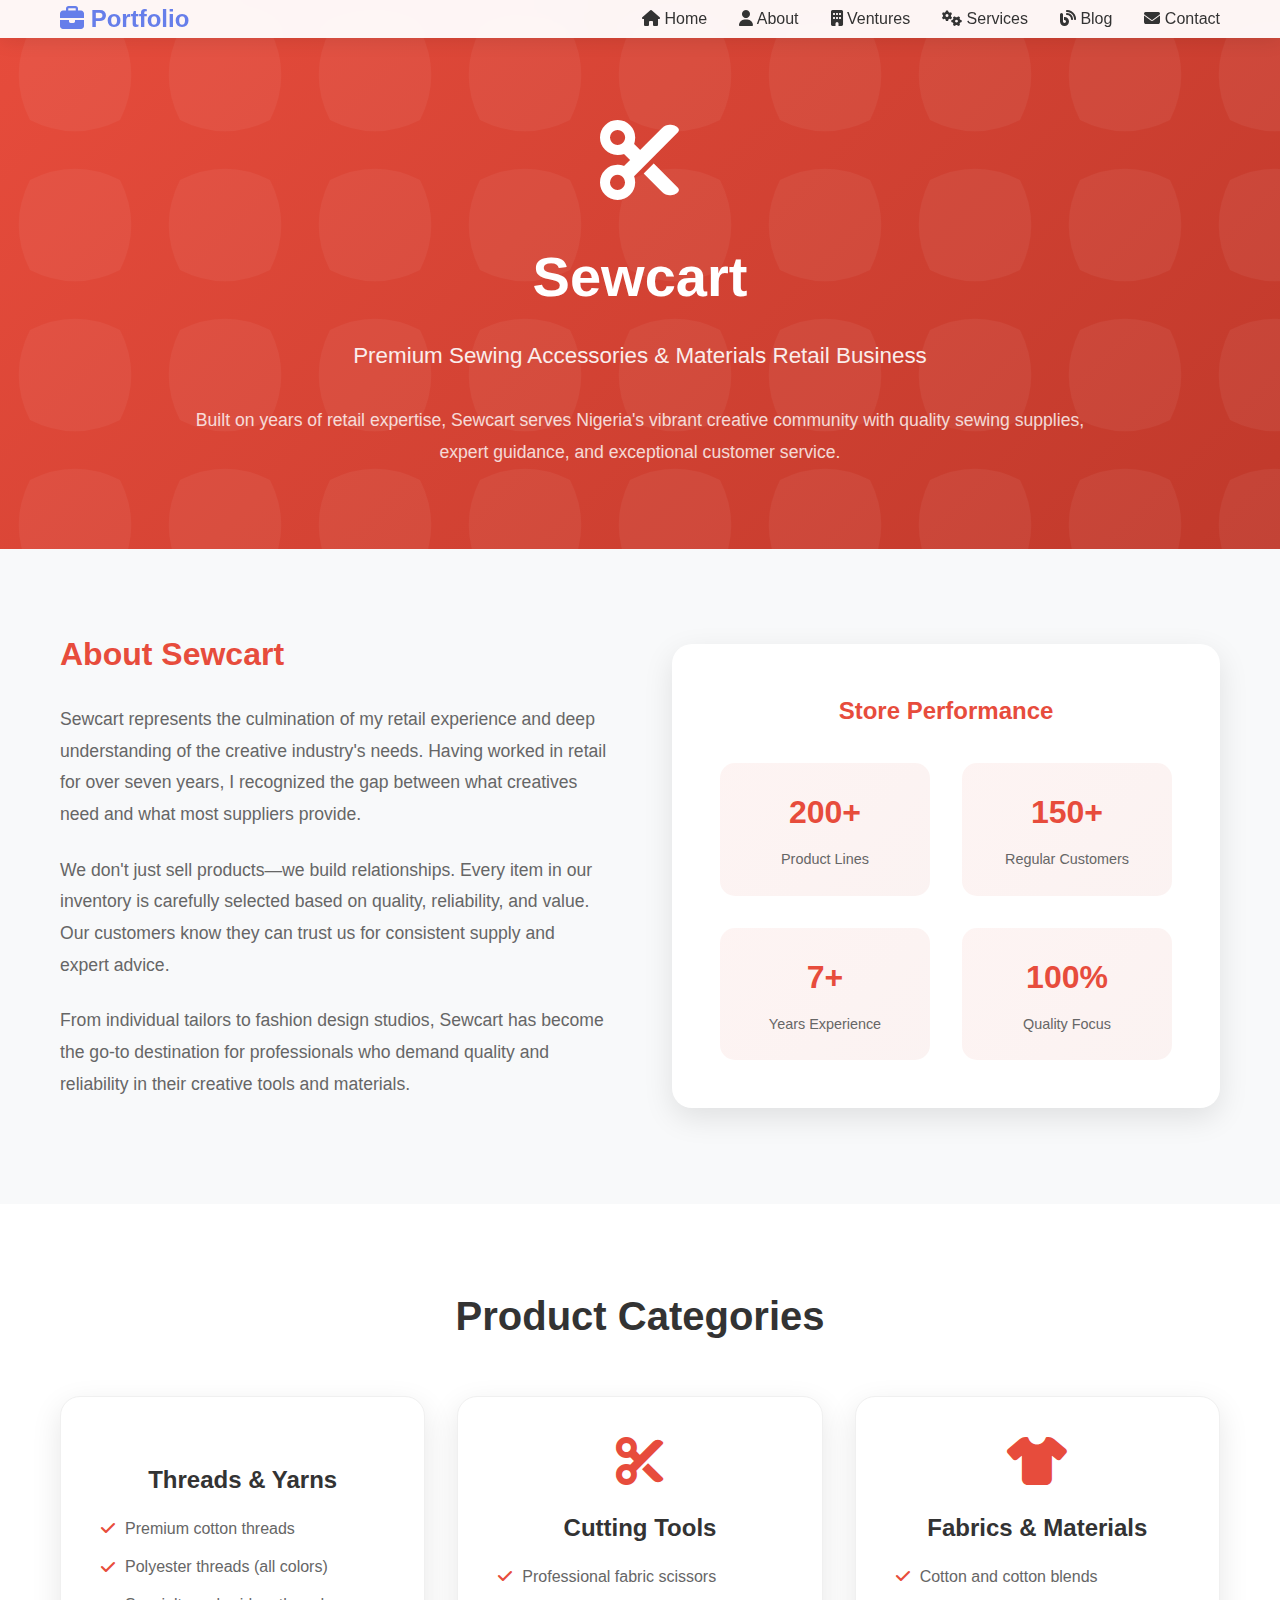
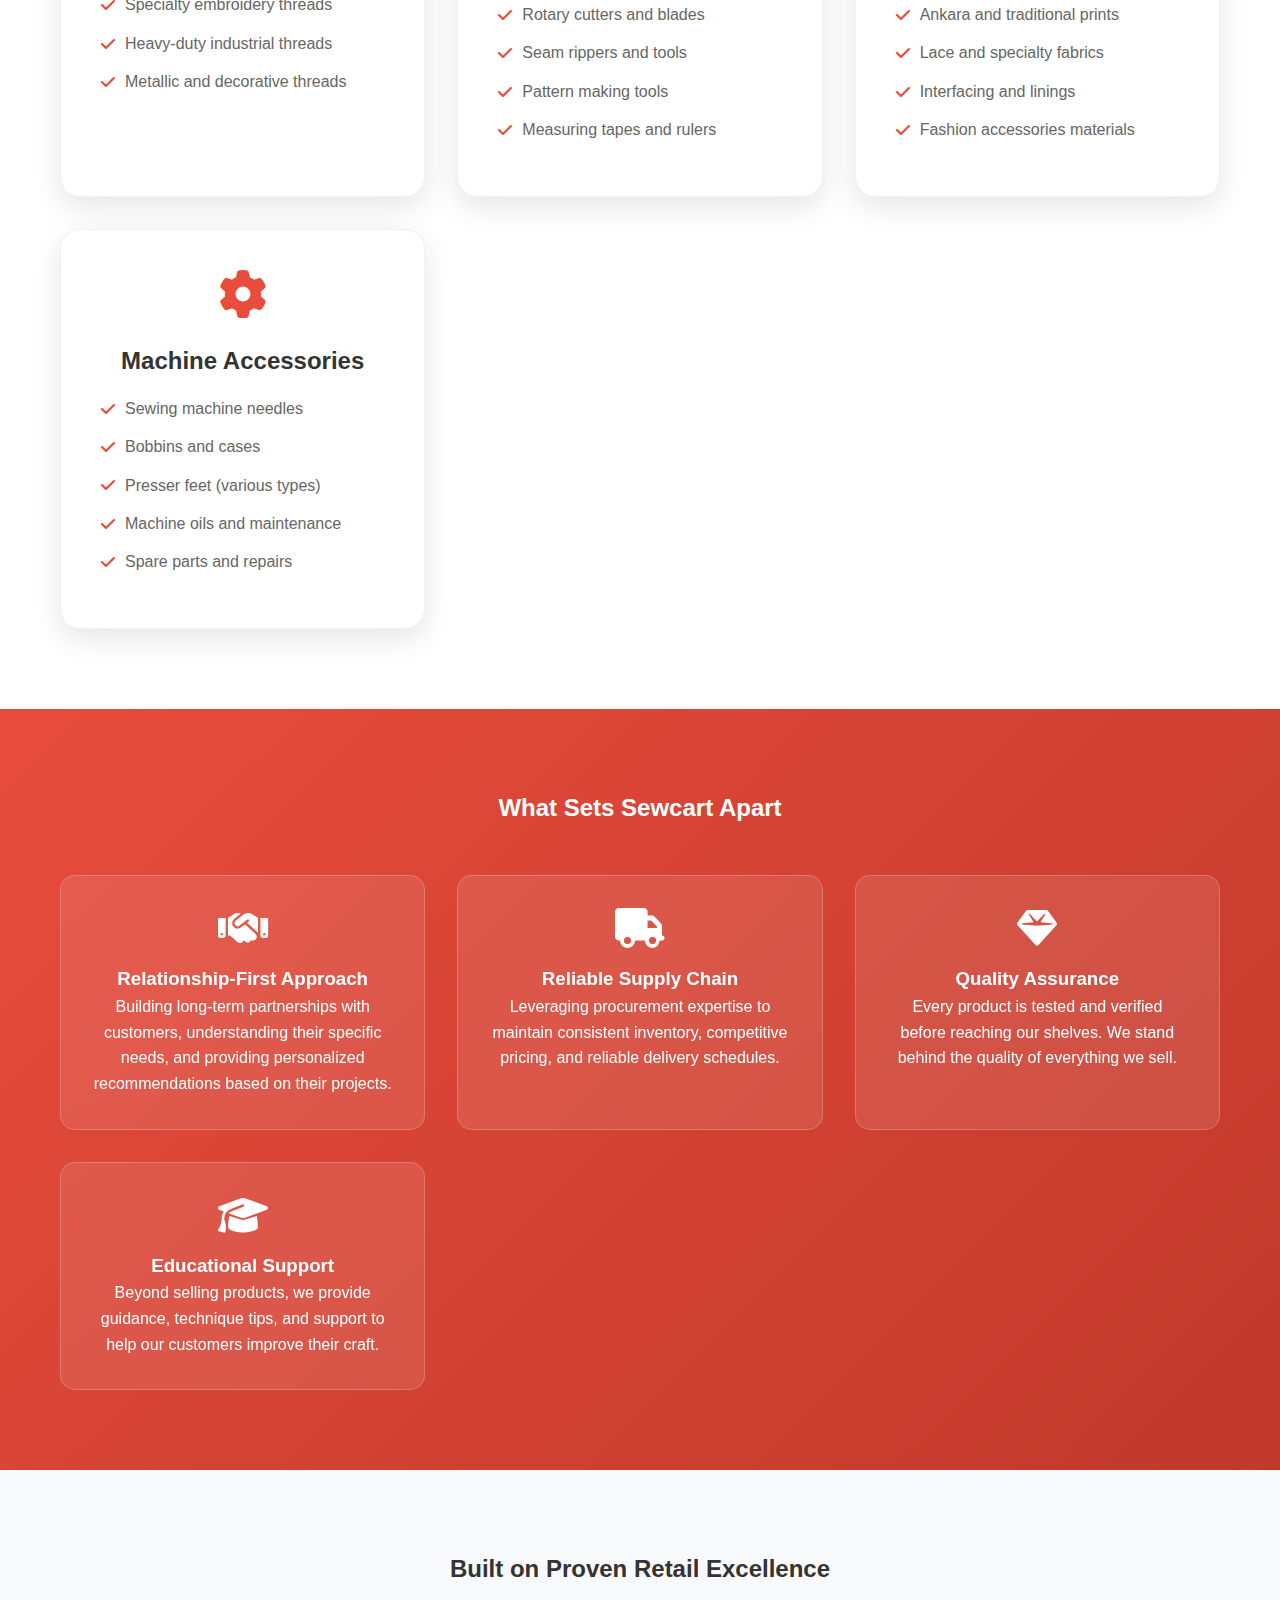
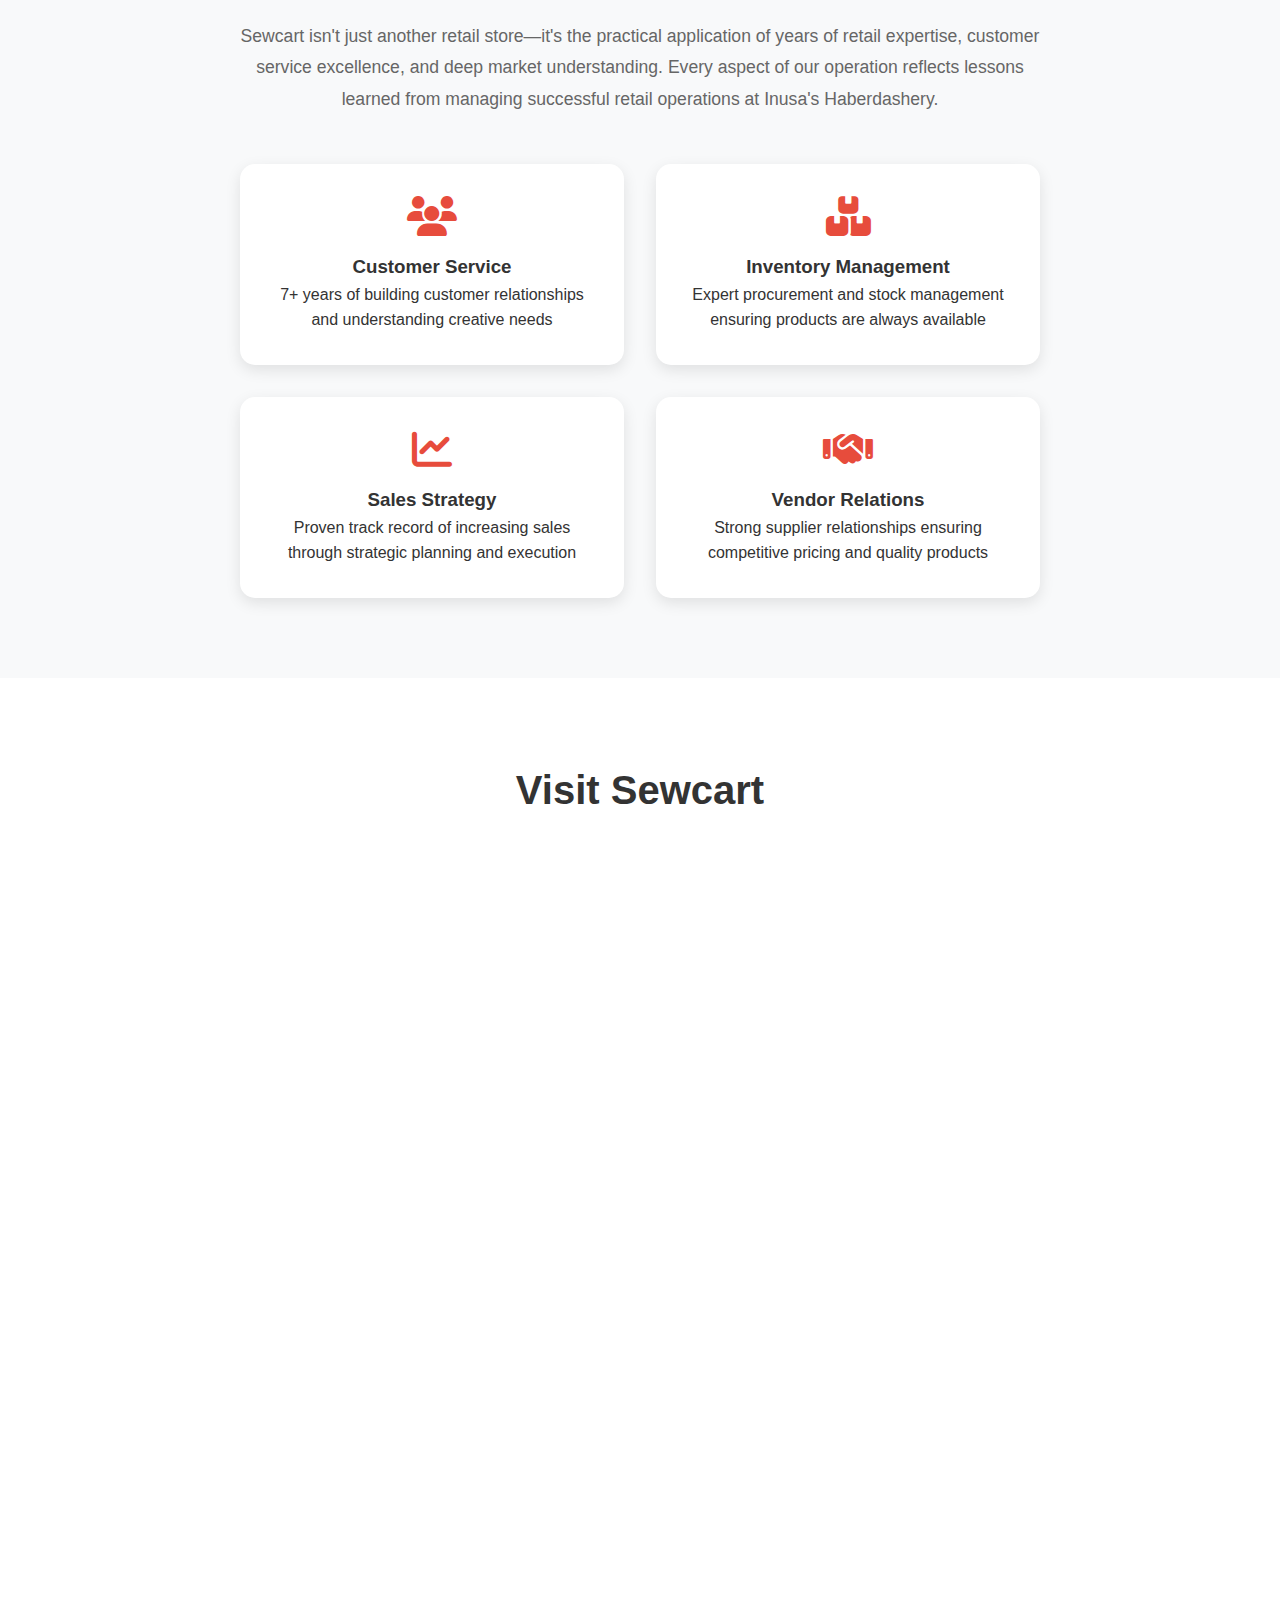
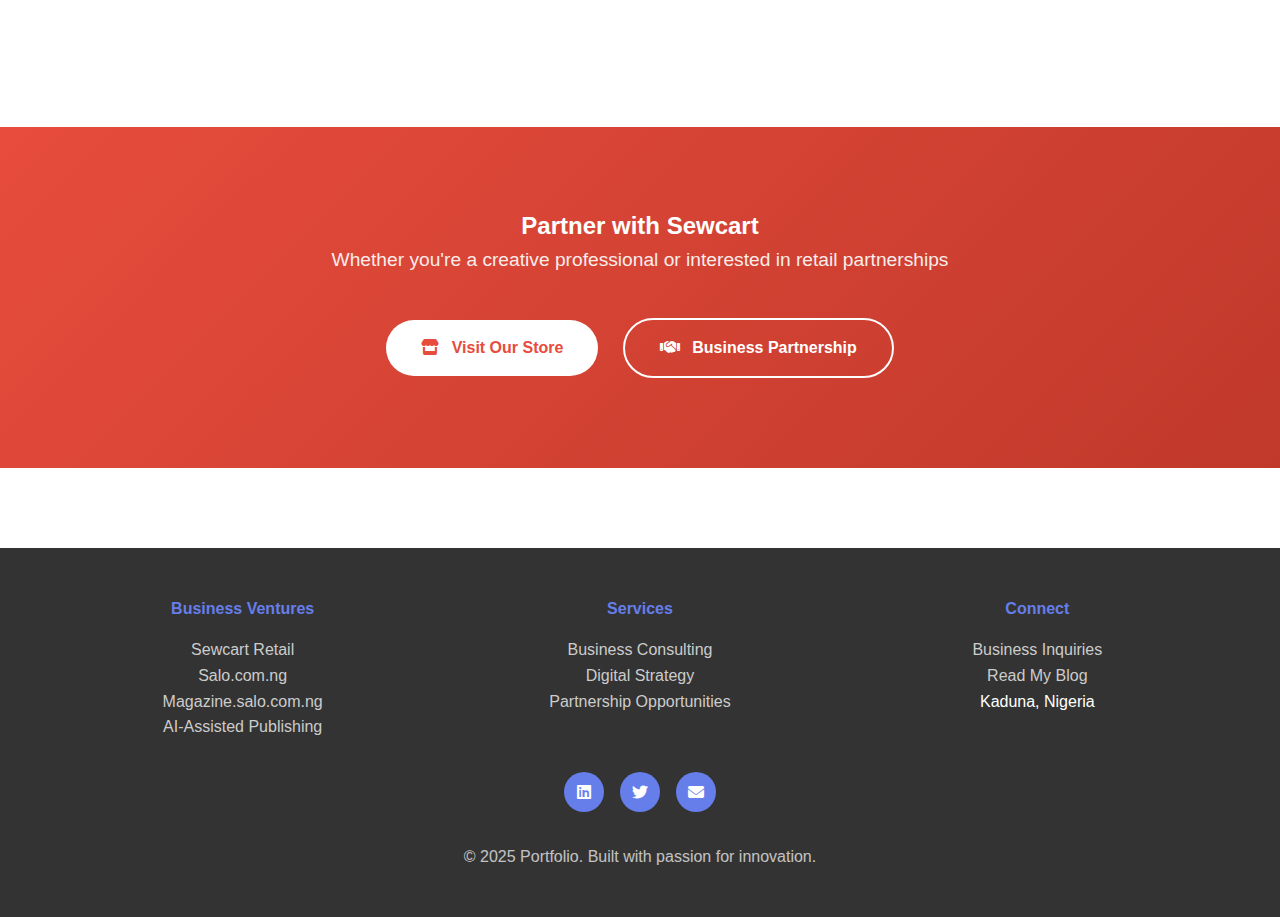
<file: sewcart.html>
<!DOCTYPE html>
<html lang="en">
<head>
    <meta charset="UTF-8">
    <meta name="viewport" content="width=device-width, initial-scale=1.0">
    <title>Sewcart | Premium Sewing Accessories & Materials</title>
    <meta name="description" content="Sewcart - Your trusted retail destination for quality sewing accessories, materials, and supplies. Serving tailors, designers, and sewing enthusiasts across Nigeria.">
    
    <!-- Font Awesome CDN -->
    <link rel="stylesheet" href="https://cdnjs.cloudflare.com/ajax/libs/font-awesome/6.4.0/css/all.min.css">
    
    <style>
        * {
            margin: 0;
            padding: 0;
            box-sizing: border-box;
        }

        body {
            font-family: 'Segoe UI', Tahoma, Geneva, Verdana, sans-serif;
            line-height: 1.6;
            color: #333;
            background: #fff;
        }

        .container {
            max-width: 1200px;
            margin: 0 auto;
            padding: 0 20px;
        }

        /* Header */
        header {
            background: rgba(255, 255, 255, 0.95);
            backdrop-filter: blur(10px);
            position: fixed;
            width: 100%;
            top: 0;
            z-index: 1000;
            box-shadow: 0 2px 20px rgba(0, 0, 0, 0.1);
        }

        nav {
            display: flex;
            justify-content: space-between;
            align-items: center;
            padding: 1rem 0;
        }

        .logo {
            font-size: 1.5rem;
            font-weight: bold;
            color: #667eea;
        }

        .nav-links {
            display: flex;
            list-style: none;
            gap: 2rem;
        }

        .nav-links a {
            text-decoration: none;
            color: #333;
            font-weight: 500;
            transition: color 0.3s ease;
        }

        .nav-links a:hover {
            color: #667eea;
        }

        /* Project Hero */
        .project-hero {
            background: linear-gradient(135deg, #e74c3c 0%, #c0392b 100%);
            color: white;
            padding: 120px 0 80px;
            position: relative;
            overflow: hidden;
        }

        .project-hero::before {
            content: '';
            position: absolute;
            top: 0;
            left: 0;
            right: 0;
            bottom: 0;
            background: url('data:image/svg+xml,<svg xmlns="http://www.w3.org/2000/svg" viewBox="0 0 100 100"><path d="M20,20 Q50,5 80,20 Q95,50 80,80 Q50,95 20,80 Q5,50 20,20" fill="rgba(255,255,255,0.05)"/></svg>');
            background-size: 150px 150px;
            animation: float 25s linear infinite;
        }

        @keyframes float {
            0% { transform: translateY(0px) rotate(0deg); }
            50% { transform: translateY(-15px) rotate(180deg); }
            100% { transform: translateY(0px) rotate(360deg); }
        }

        .hero-content {
            position: relative;
            z-index: 2;
            text-align: center;
            max-width: 900px;
            margin: 0 auto;
        }

        .project-icon {
            font-size: 5rem;
            margin-bottom: 2rem;
            display: block;
            animation: fadeInUp 1s ease-out;
        }

        .hero-content h1 {
            font-size: 3.5rem;
            margin-bottom: 1rem;
            animation: fadeInUp 1s ease-out 0.2s both;
        }

        .hero-subtitle {
            font-size: 1.4rem;
            margin-bottom: 2rem;
            opacity: 0.9;
            animation: fadeInUp 1s ease-out 0.4s both;
        }

        .hero-description {
            font-size: 1.1rem;
            opacity: 0.8;
            line-height: 1.8;
            animation: fadeInUp 1s ease-out 0.6s both;
        }

        /* Main Content */
        .main-content {
            padding: 80px 0;
        }

        .section {
            margin-bottom: 80px;
        }

        .section-title {
            font-size: 2.5rem;
            margin-bottom: 3rem;
            color: #333;
            text-align: center;
        }

        /* Store Overview */
        .store-overview {
            background: #f8f9fa;
            padding: 80px 0;
        }

        .overview-grid {
            display: grid;
            grid-template-columns: 1fr 1fr;
            gap: 4rem;
            align-items: center;
        }

        .overview-content h3 {
            font-size: 2rem;
            margin-bottom: 1.5rem;
            color: #e74c3c;
        }

        .overview-content p {
            font-size: 1.1rem;
            line-height: 1.8;
            color: #666;
            margin-bottom: 1.5rem;
        }

        .overview-stats {
            background: white;
            padding: 3rem;
            border-radius: 20px;
            box-shadow: 0 10px 30px rgba(0, 0, 0, 0.1);
            text-align: center;
        }

        .stat-grid {
            display: grid;
            grid-template-columns: 1fr 1fr;
            gap: 2rem;
        }

        .stat-item {
            padding: 1.5rem;
            border-radius: 15px;
            background: linear-gradient(135deg, #e74c3c10, #c0392b10);
        }

        .stat-number {
            font-size: 2rem;
            font-weight: bold;
            color: #e74c3c;
            display: block;
            margin-bottom: 0.5rem;
        }

        .stat-label {
            color: #666;
            font-size: 0.9rem;
        }

        /* Products Grid */
        .products-grid {
            display: grid;
            grid-template-columns: repeat(auto-fit, minmax(300px, 1fr));
            gap: 2rem;
            margin-top: 3rem;
        }

        .product-category {
            background: white;
            padding: 2.5rem;
            border-radius: 20px;
            box-shadow: 0 10px 30px rgba(0, 0, 0, 0.1);
            text-align: center;
            transition: transform 0.3s ease, box-shadow 0.3s ease;
            border: 1px solid #f0f0f0;
        }

        .product-category:hover {
            transform: translateY(-5px);
            box-shadow: 0 20px 40px rgba(0, 0, 0, 0.15);
        }

        .product-icon {
            font-size: 3rem;
            color: #e74c3c;
            margin-bottom: 1.5rem;
            display: block;
        }

        .product-category h3 {
            font-size: 1.5rem;
            margin-bottom: 1rem;
            color: #333;
        }

        .product-list {
            list-style: none;
            color: #666;
            text-align: left;
        }

        .product-list li {
            margin-bottom: 0.8rem;
            display: flex;
            align-items: center;
            gap: 0.5rem;
        }

        .product-list i {
            color: #e74c3c;
            width: 16px;
        }

        /* Business Strategy */
        .business-strategy {
            background: linear-gradient(135deg, #e74c3c, #c0392b);
            color: white;
            padding: 80px 0;
        }

        .strategy-grid {
            display: grid;
            grid-template-columns: repeat(auto-fit, minmax(280px, 1fr));
            gap: 2rem;
            margin-top: 3rem;
        }

        .strategy-item {
            background: rgba(255, 255, 255, 0.1);
            padding: 2rem;
            border-radius: 15px;
            backdrop-filter: blur(10px);
            border: 1px solid rgba(255, 255, 255, 0.2);
            text-align: center;
        }

        .strategy-item i {
            font-size: 2.5rem;
            margin-bottom: 1rem;
            display: block;
        }

        /* Experience Foundation */
        .experience-foundation {
            padding: 80px 0;
            background: #f8f9fa;
        }

        .foundation-content {
            max-width: 800px;
            margin: 0 auto;
            text-align: center;
        }

        .foundation-content h2 {
            margin-bottom: 2rem;
            color: #333;
        }

        .foundation-text {
            font-size: 1.1rem;
            line-height: 1.8;
            color: #666;
            margin-bottom: 3rem;
        }

        .experience-grid {
            display: grid;
            grid-template-columns: repeat(auto-fit, minmax(250px, 1fr));
            gap: 2rem;
        }

        .experience-item {
            background: white;
            padding: 2rem;
            border-radius: 15px;
            box-shadow: 0 5px 15px rgba(0, 0, 0, 0.1);
            text-align: center;
        }

        .experience-icon {
            font-size: 2.5rem;
            color: #e74c3c;
            margin-bottom: 1rem;
        }

        /* Location & Contact */
        .location-section {
            padding: 80px 0;
        }

        .location-grid {
            display: grid;
            grid-template-columns: 1fr 1fr;
            gap: 4rem;
            align-items: center;
        }

        .location-info {
            background: white;
            padding: 3rem;
            border-radius: 20px;
            box-shadow: 0 10px 30px rgba(0, 0, 0, 0.1);
        }

        .location-info h3 {
            color: #e74c3c;
            margin-bottom: 1.5rem;
            font-size: 1.8rem;
        }

        .info-item {
            display: flex;
            align-items: center;
            gap: 1rem;
            margin-bottom: 1.5rem;
            padding: 1rem;
            background: #f8f9fa;
            border-radius: 10px;
        }

        .info-icon {
            color: #e74c3c;
            font-size: 1.2rem;
            width: 20px;
        }

        .map-placeholder {
            background: linear-gradient(135deg, #e74c3c, #c0392b);
            height: 400px;
            border-radius: 20px;
            display: flex;
            align-items: center;
            justify-content: center;
            color: white;
            font-size: 3rem;
        }

        /* CTA Section */
        .cta-section {
            padding: 80px 0;
            background: linear-gradient(135deg, #e74c3c, #c0392b);
            color: white;
            text-align: center;
        }

        .btn {
            display: inline-block;
            padding: 15px 35px;
            text-decoration: none;
            border-radius: 50px;
            font-weight: 600;
            transition: all 0.3s ease;
            margin: 10px;
        }

        .btn-primary {
            background: white;
            color: #e74c3c;
        }

        .btn-primary:hover {
            background: rgba(255, 255, 255, 0.9);
            transform: translateY(-2px);
            box-shadow: 0 10px 25px rgba(0, 0, 0, 0.2);
        }

        .btn-outline {
            background: transparent;
            border: 2px solid white;
            color: white;
        }

        .btn-outline:hover {
            background: white;
            color: #e74c3c;
        }

        /* Animations */
        @keyframes fadeInUp {
            from {
                opacity: 0;
                transform: translateY(30px);
            }
            to {
                opacity: 1;
                transform: translateY(0);
            }
        }

        .loading {
            opacity: 0;
            animation: fadeIn 0.8s ease-in-out forwards;
        }

        @keyframes fadeIn {
            to {
                opacity: 1;
            }
        }

        /* Mobile Responsiveness */
        @media (max-width: 768px) {
            .nav-links {
                display: none;
            }

            .hero-content h1 {
                font-size: 2.5rem;
            }

            .hero-subtitle {
                font-size: 1.2rem;
            }

            .overview-grid,
            .location-grid {
                grid-template-columns: 1fr;
                gap: 2rem;
            }

            .products-grid {
                grid-template-columns: 1fr;
            }

            .strategy-grid {
                grid-template-columns: 1fr;
            }

            .experience-grid {
                grid-template-columns: 1fr;
            }

            .stat-grid {
                grid-template-columns: 1fr;
            }

            .section-title {
                font-size: 2rem;
            }

            .project-icon {
                font-size: 4rem;
            }
        }
    </style>
</head>
<body>
    <!-- Header -->
   <header>
        <nav class="container">
            <div class="logo"><i class="fas fa-briefcase"></i> Portfolio</div>
            <ul class="nav-links">
                <li><a href="index.html"><i class="fas fa-home"></i> Home</a></li>
                <li><a href="about.html" class="active"><i class="fas fa-user"></i> About</a></li>
                <li><a href="ventures.html"><i class="fas fa-building"></i> Ventures</a></li>
                <li><a href="services.html"><i class="fas fa-cogs"></i> Services</a></li>
                <li><a href="blog.html"><i class="fas fa-blog"></i> Blog</a></li>
                <li><a href="contact.html"><i class="fas fa-envelope"></i> Contact</a></li>
            </ul>
        </nav>
    </header>

    <!-- Project Hero -->
    <section class="project-hero">
        <div class="container">
            <div class="hero-content">
                <i class="fas fa-cut project-icon"></i>
                <h1>Sewcart</h1>
                <p class="hero-subtitle">
                    Premium Sewing Accessories & Materials Retail Business
                </p>
                <p class="hero-description">
                    Built on years of retail expertise, Sewcart serves Nigeria's vibrant creative community 
                    with quality sewing supplies, expert guidance, and exceptional customer service.
                </p>
            </div>
        </div>
    </section>

    <!-- Store Overview -->
    <section class="store-overview">
        <div class="container">
            <div class="overview-grid">
                <div class="overview-content">
                    <h3>About Sewcart</h3>
                    <p>
                        Sewcart represents the culmination of my retail experience and deep understanding 
                        of the creative industry's needs. Having worked in retail for over seven years, 
                        I recognized the gap between what creatives need and what most suppliers provide.
                    </p>
                    <p>
                        We don't just sell products—we build relationships. Every item in our inventory 
                        is carefully selected based on quality, reliability, and value. Our customers 
                        know they can trust us for consistent supply and expert advice.
                    </p>
                    <p>
                        From individual tailors to fashion design studios, Sewcart has become the 
                        go-to destination for professionals who demand quality and reliability in 
                        their creative tools and materials.
                    </p>
                </div>
                <div class="overview-stats">
                    <h4 style="margin-bottom: 2rem; color: #e74c3c; font-size: 1.5rem;">Store Performance</h4>
                    <div class="stat-grid">
                        <div class="stat-item">
                            <span class="stat-number">200+</span>
                            <span class="stat-label">Product Lines</span>
                        </div>
                        <div class="stat-item">
                            <span class="stat-number">150+</span>
                            <span class="stat-label">Regular Customers</span>
                        </div>
                        <div class="stat-item">
                            <span class="stat-number">7+</span>
                            <span class="stat-label">Years Experience</span>
                        </div>
                        <div class="stat-item">
                            <span class="stat-number">100%</span>
                            <span class="stat-label">Quality Focus</span>
                        </div>
                    </div>
                </div>
            </div>
        </div>
    </section>

    <!-- Main Content -->
    <main class="main-content">
        <div class="container">
            <!-- Product Categories -->
            <section class="section">
                <h2 class="section-title">Product Categories</h2>
                <div class="products-grid">
                    <div class="product-category loading">
                        <i class="fas fa-thread product-icon"></i>
                        <h3>Threads & Yarns</h3>
                        <ul class="product-list">
                            <li><i class="fas fa-check"></i> Premium cotton threads</li>
                            <li><i class="fas fa-check"></i> Polyester threads (all colors)</li>
                            <li><i class="fas fa-check"></i> Specialty embroidery threads</li>
                            <li><i class="fas fa-check"></i> Heavy-duty industrial threads</li>
                            <li><i class="fas fa-check"></i> Metallic and decorative threads</li>
                        </ul>
                    </div>

                    <div class="product-category loading">
                        <i class="fas fa-scissors product-icon"></i>
                        <h3>Cutting Tools</h3>
                        <ul class="product-list">
                            <li><i class="fas fa-check"></i> Professional fabric scissors</li>
                            <li><i class="fas fa-check"></i> Rotary cutters and blades</li>
                            <li><i class="fas fa-check"></i> Seam rippers and tools</li>
                            <li><i class="fas fa-check"></i> Pattern making tools</li>
                            <li><i class="fas fa-check"></i> Measuring tapes and rulers</li>
                        </ul>
                    </div>

                    <div class="product-category loading">
                        <i class="fas fa-tshirt product-icon"></i>
                        <h3>Fabrics & Materials</h3>
                        <ul class="product-list">
                            <li><i class="fas fa-check"></i> Cotton and cotton blends</li>
                            <li><i class="fas fa-check"></i> Ankara and traditional prints</li>
                            <li><i class="fas fa-check"></i> Lace and specialty fabrics</li>
                            <li><i class="fas fa-check"></i> Interfacing and linings</li>
                            <li><i class="fas fa-check"></i> Fashion accessories materials</li>
                        </ul>
                    </div>

                    <div class="product-category loading">
                        <i class="fas fa-cog product-icon"></i>
                        <h3>Machine Accessories</h3>
                        <ul class="product-list">
                            <li><i class="fas fa-check"></i> Sewing machine needles</li>
                            <li><i class="fas fa-check"></i> Bobbins and cases</li>
                            <li><i class="fas fa-check"></i> Presser feet (various types)</li>
                            <li><i class="fas fa-check"></i> Machine oils and maintenance</li>
                            <li><i class="fas fa-check"></i> Spare parts and repairs</li>
                        </ul>
                    </div>

                    <div class="product-category loading">
                        <i class="fas fa-star product-icon"></i>
                        <h3>Notions & Trims</h3>
                        <ul class="product-list">
                            <li><i class="fas fa-check"></i> Buttons (all sizes & styles)</li>
                            <li><i class="fas fa-check"></i> Zippers and fasteners</li>
                            <li><i class="fas fa-check"></i> Ribbons and trims</li>
                            <li><i class="fas fa-check"></i> Elastic and bias tape</li>
                            <li><i class="fas fa-check"></i> Pins, safety pins, thimbles</li>
                        </ul>
                    </div>

                    <div class="product-category loading">
                        <i class="fas fa-graduation-cap product-icon"></i>
                        <h3>Learning Resources</h3>
                        <ul class="product-list">
                            <li><i class="fas fa-check"></i> Pattern making guides</li>
                            <li><i class="fas fa-check"></i> Sewing technique books</li>
                            <li><i class="fas fa-check"></i> Fashion design templates</li>
                            <li><i class="fas fa-check"></i> Skill development workshops</li>
                            <li><i class="fas fa-check"></i> One-on-one consultations</li>
                        </ul>
                    </div>
                </div>
            </section>
        </div>

        <!-- Business Strategy -->
        <section class="business-strategy">
            <div class="container">
                <h2 style="text-align: center; margin-bottom: 3rem;">What Sets Sewcart Apart</h2>
                <div class="strategy-grid">
                    <div class="strategy-item">
                        <i class="fas fa-handshake"></i>
                        <h3>Relationship-First Approach</h3>
                        <p>
                            Building long-term partnerships with customers, understanding their specific 
                            needs, and providing personalized recommendations based on their projects.
                        </p>
                    </div>
                    
                    <div class="strategy-item">
                        <i class="fas fa-truck"></i>
                        <h3>Reliable Supply Chain</h3>
                        <p>
                            Leveraging procurement expertise to maintain consistent inventory, 
                            competitive pricing, and reliable delivery schedules.
                        </p>
                    </div>
                    
                    <div class="strategy-item">
                        <i class="fas fa-gem"></i>
                        <h3>Quality Assurance</h3>
                        <p>
                            Every product is tested and verified before reaching our shelves. 
                            We stand behind the quality of everything we sell.
                        </p>
                    </div>
                    
                    <div class="strategy-item">
                        <i class="fas fa-graduation-cap"></i>
                        <h3>Educational Support</h3>
                        <p>
                            Beyond selling products, we provide guidance, technique tips, 
                            and support to help our customers improve their craft.
                        </p>
                    </div>
                </div>
            </div>
        </section>

        <!-- Experience Foundation -->
        <section class="experience-foundation">
            <div class="container">
                <div class="foundation-content">
                    <h2>Built on Proven Retail Excellence</h2>
                    <p class="foundation-text">
                        Sewcart isn't just another retail store—it's the practical application of years 
                        of retail expertise, customer service excellence, and deep market understanding. 
                        Every aspect of our operation reflects lessons learned from managing successful 
                        retail operations at Inusa's Haberdashery.
                    </p>
                    
                    <div class="experience-grid">
                        <div class="experience-item">
                            <i class="fas fa-users experience-icon"></i>
                            <h3>Customer Service</h3>
                            <p>7+ years of building customer relationships and understanding creative needs</p>
                        </div>
                        
                        <div class="experience-item">
                            <i class="fas fa-boxes experience-icon"></i>
                            <h3>Inventory Management</h3>
                            <p>Expert procurement and stock management ensuring products are always available</p>
                        </div>
                        
                        <div class="experience-item">
                            <i class="fas fa-chart-line experience-icon"></i>
                            <h3>Sales Strategy</h3>
                            <p>Proven track record of increasing sales through strategic planning and execution</p>
                        </div>
                        
                        <div class="experience-item">
                            <i class="fas fa-handshake experience-icon"></i>
                            <h3>Vendor Relations</h3>
                            <p>Strong supplier relationships ensuring competitive pricing and quality products</p>
                        </div>
                    </div>
                </div>
            </div>
        </section>

        <!-- Location & Contact -->
        <section class="section location-section">
            <div class="container">
                <h2 class="section-title">Visit Sewcart</h2>
                <div class="location-grid">
                    <div class="location-info loading">
                        <h3>Store Information</h3>
                        <div class="info-item">
                            <i class="fas fa-map-marker-alt info-icon"></i>
                            <div>
                                <strong>Location</strong><br>
                                Kaduna State, Nigeria<br>
                                <small>Serving the Northwest region</small>
                            </div>
                        </div>
                        
                        <div class="info-item">
                            <i class="fas fa-clock info-icon"></i>
                            <div>
                                <strong>Business Hours</strong><br>
                                Monday - Saturday: 8:00 AM - 6:00 PM<br>
                                <small>Closed Sundays</small>
                            </div>
                        </div>
                        
                        <div class="info-item">
                            <i class="fas fa-phone info-icon"></i>
                            <div>
                                <strong>Contact</strong><br>
                                For inquiries and bulk orders<br>
                                <small>Professional consultation available</small>
                            </div>
                        </div>
                        
                        <div class="info-item">
                            <i class="fas fa-shipping-fast info-icon"></i>
                            <div>
                                <strong>Delivery</strong><br>
                                Local delivery available<br>
                                <small>Bulk order arrangements</small>
                            </div>
                        </div>
                    </div>
                    
                    <div class="map-placeholder loading">
                        <i class="fas fa-map"></i>
                    </div>
                </div>
            </div>
        </section>

        <!-- CTA Section -->
        <section class="cta-section">
            <div class="container">
                <h2>Partner with Sewcart</h2>
                <p style="font-size: 1.2rem; margin-bottom: 2rem; opacity: 0.9;">
                    Whether you're a creative professional or interested in retail partnerships
                </p>
                <a href="https://shop.salo.com.ng" class="btn btn-primary">
                    <i class="fas fa-store" style="margin-right: 0.5rem;"></i>
                    Visit Our Store
                </a>
                <a href="contact.html" class="btn btn-outline">
                    <i class="fas fa-handshake" style="margin-right: 0.5rem;"></i>
                    Business Partnership
                </a>
            </div>
        </section>
    </main>

    <!-- Footer -->
    <footer style="background: #333; color: #fff; text-align: center; padding: 3rem 0;">
        <div class="container">
            <div style="display: grid; grid-template-columns: repeat(auto-fit, minmax(250px, 1fr)); gap: 2rem; margin-bottom: 2rem;">
                <div>
                    <h4 style="margin-bottom: 1rem; color: #667eea;">Business Ventures</h4>
                    <p><a href="sewcart.html" style="color: #ccc; text-decoration: none;">Sewcart Retail</a></p>
                    <p><a href="salo.html" style="color: #ccc; text-decoration: none;">Salo.com.ng</a></p>
                    <p><a href="magazine.html" style="color: #ccc; text-decoration: none;">Magazine.salo.com.ng</a></p>
                    <p><a href="publishing.html" style="color: #ccc; text-decoration: none;">AI-Assisted Publishing</a></p>
                </div>
                <div>
                    <h4 style="margin-bottom: 1rem; color: #667eea;">Services</h4>
                    <p><a href="services.html" style="color: #ccc; text-decoration: none;">Business Consulting</a></p>
                    <p><a href="services.html" style="color: #ccc; text-decoration: none;">Digital Strategy</a></p>
                    <p><a href="services.html" style="color: #ccc; text-decoration: none;">Partnership Opportunities</a></p>
                </div>
                <div>
                    <h4 style="margin-bottom: 1rem; color: #667eea;">Connect</h4>
                    <p><a href="contact.html" style="color: #ccc; text-decoration: none;">Business Inquiries</a></p>
                    <p><a href="blog.html" style="color: #ccc; text-decoration: none;">Read My Blog</a></p>
                    <p>Kaduna, Nigeria</p>
                </div>
            </div>
            
            <div style="display: flex; gap: 1rem; justify-content: center; margin-top: 2rem;">
                <a href="#" style="background: #667eea; color: white; width: 40px; height: 40px; border-radius: 50%; display: flex; align-items: center; justify-content: center; text-decoration: none;"><i class="fab fa-linkedin"></i></a>
                <a href="#" style="background: #667eea; color: white; width: 40px; height: 40px; border-radius: 50%; display: flex; align-items: center; justify-content: center; text-decoration: none;"><i class="fab fa-twitter"></i></a>
                <a href="#" style="background: #667eea; color: white; width: 40px; height: 40px; border-radius: 50%; display: flex; align-items: center; justify-content: center; text-decoration: none;"><i class="fas fa-envelope"></i></a>
            </div>
            
            <p style="margin-top: 2rem; opacity: 0.7;">
                © 2025 Portfolio. Built with passion for innovation.
            </p>
        </div>
    </footer>

    <script>
        document.addEventListener('DOMContentLoaded', function() {
            // Add loading animation delay
            const loadingElements = document.querySelectorAll('.loading');
            loadingElements.forEach((el, index) => {
                setTimeout(() => {
                    el.style.opacity = '1';
                }, index * 200);
            });

            // Header scroll effect
            let lastScrollTop = 0;
            const header = document.querySelector('header');
            
            window.addEventListener('scroll', function() {
                let scrollTop = window.pageYOffset || document.documentElement.scrollTop;
                
                if (scrollTop > lastScrollTop && scrollTop > 100) {
                    header.style.transform = 'translateY(-100%)';
                } else {
                    header.style.transform = 'translateY(0)';
                }
                
                lastScrollTop = scrollTop;
            });

            header.style.transition = 'transform 0.3s ease-in-out';
        });
    </script>
</body>
</html>
</file>
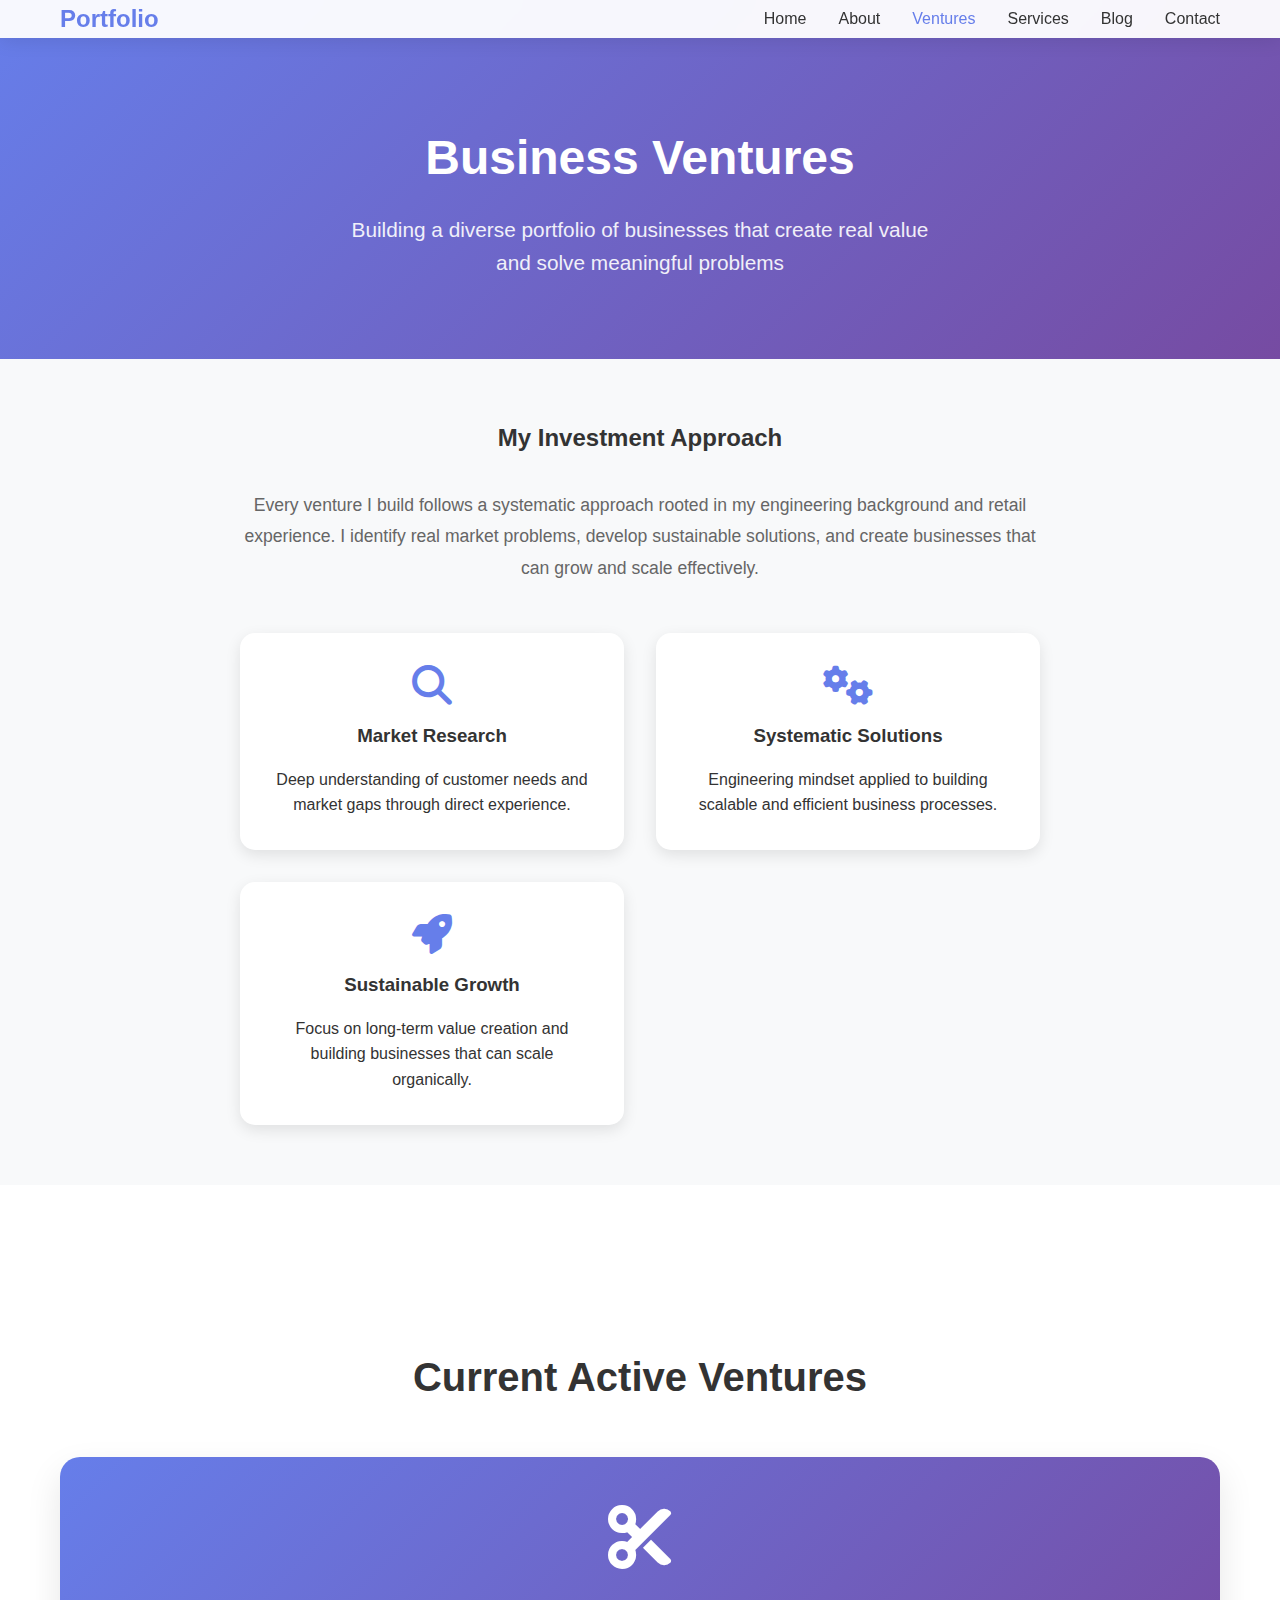
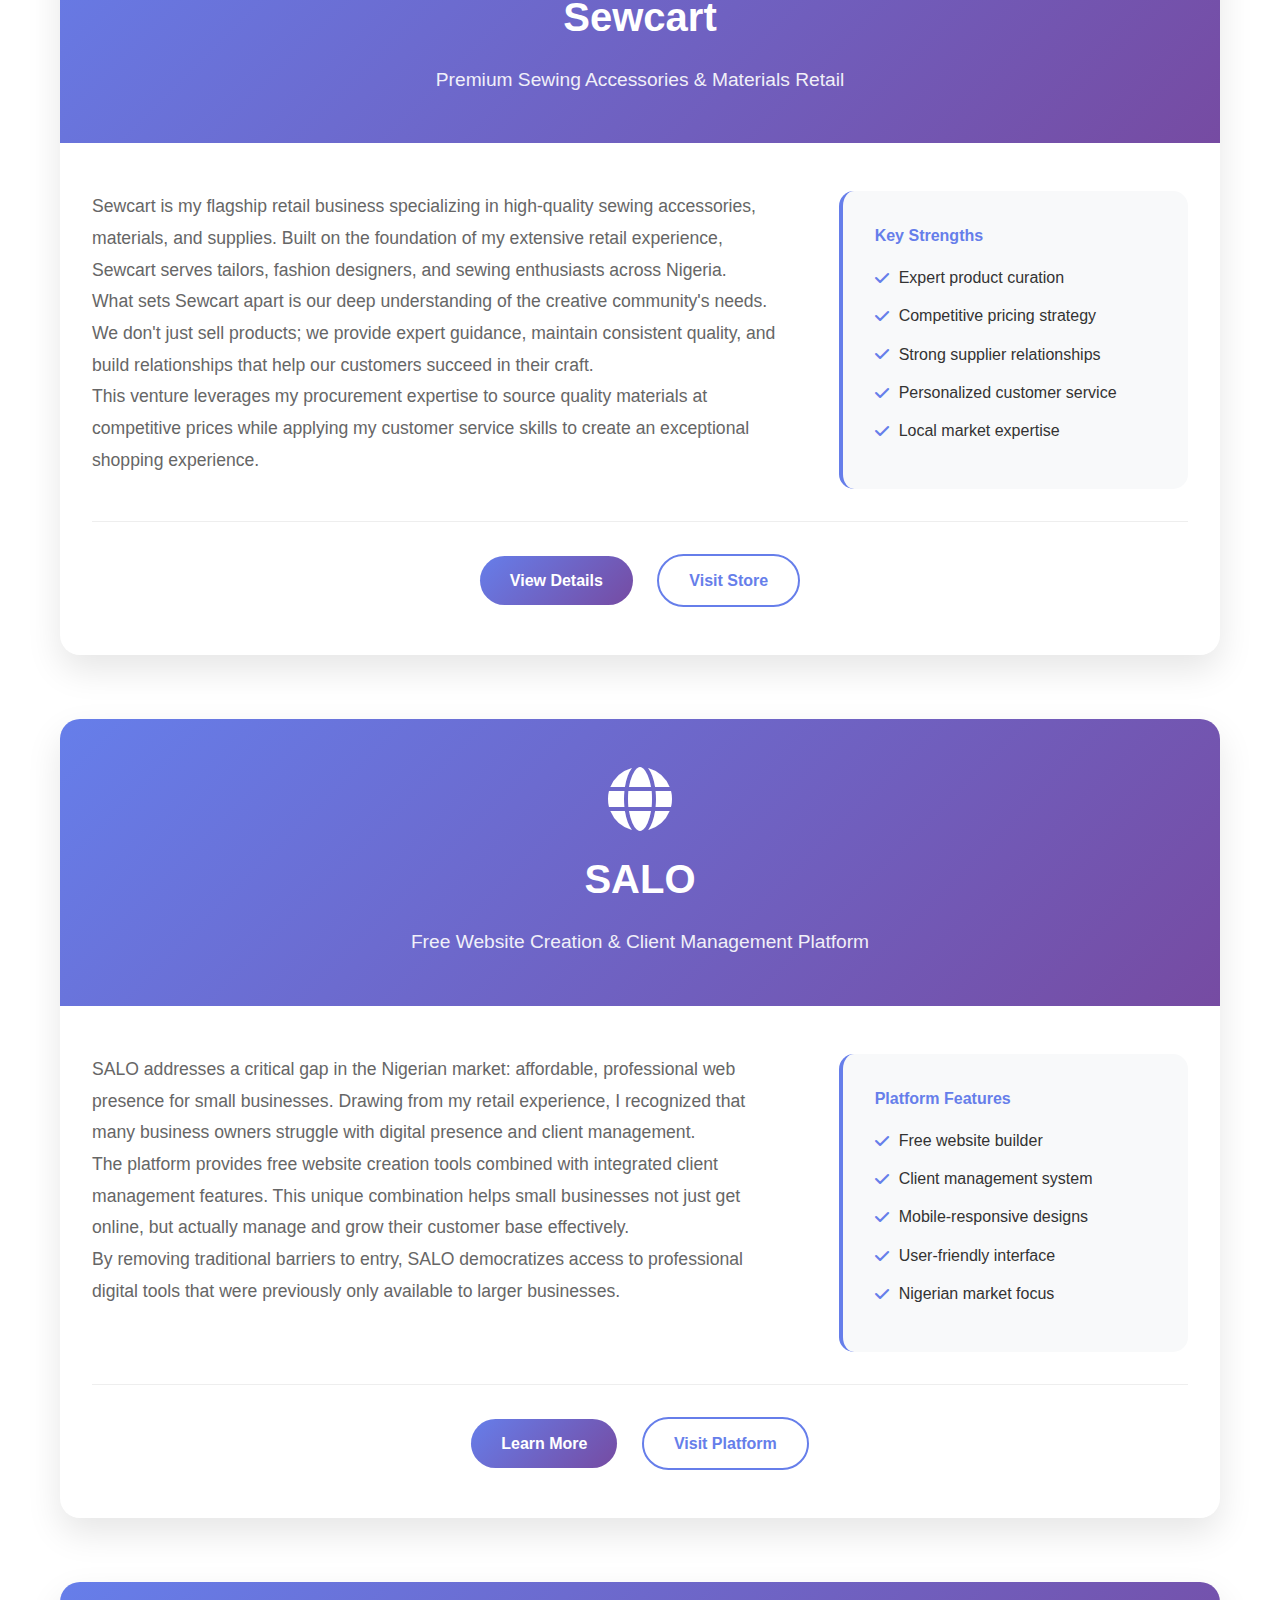
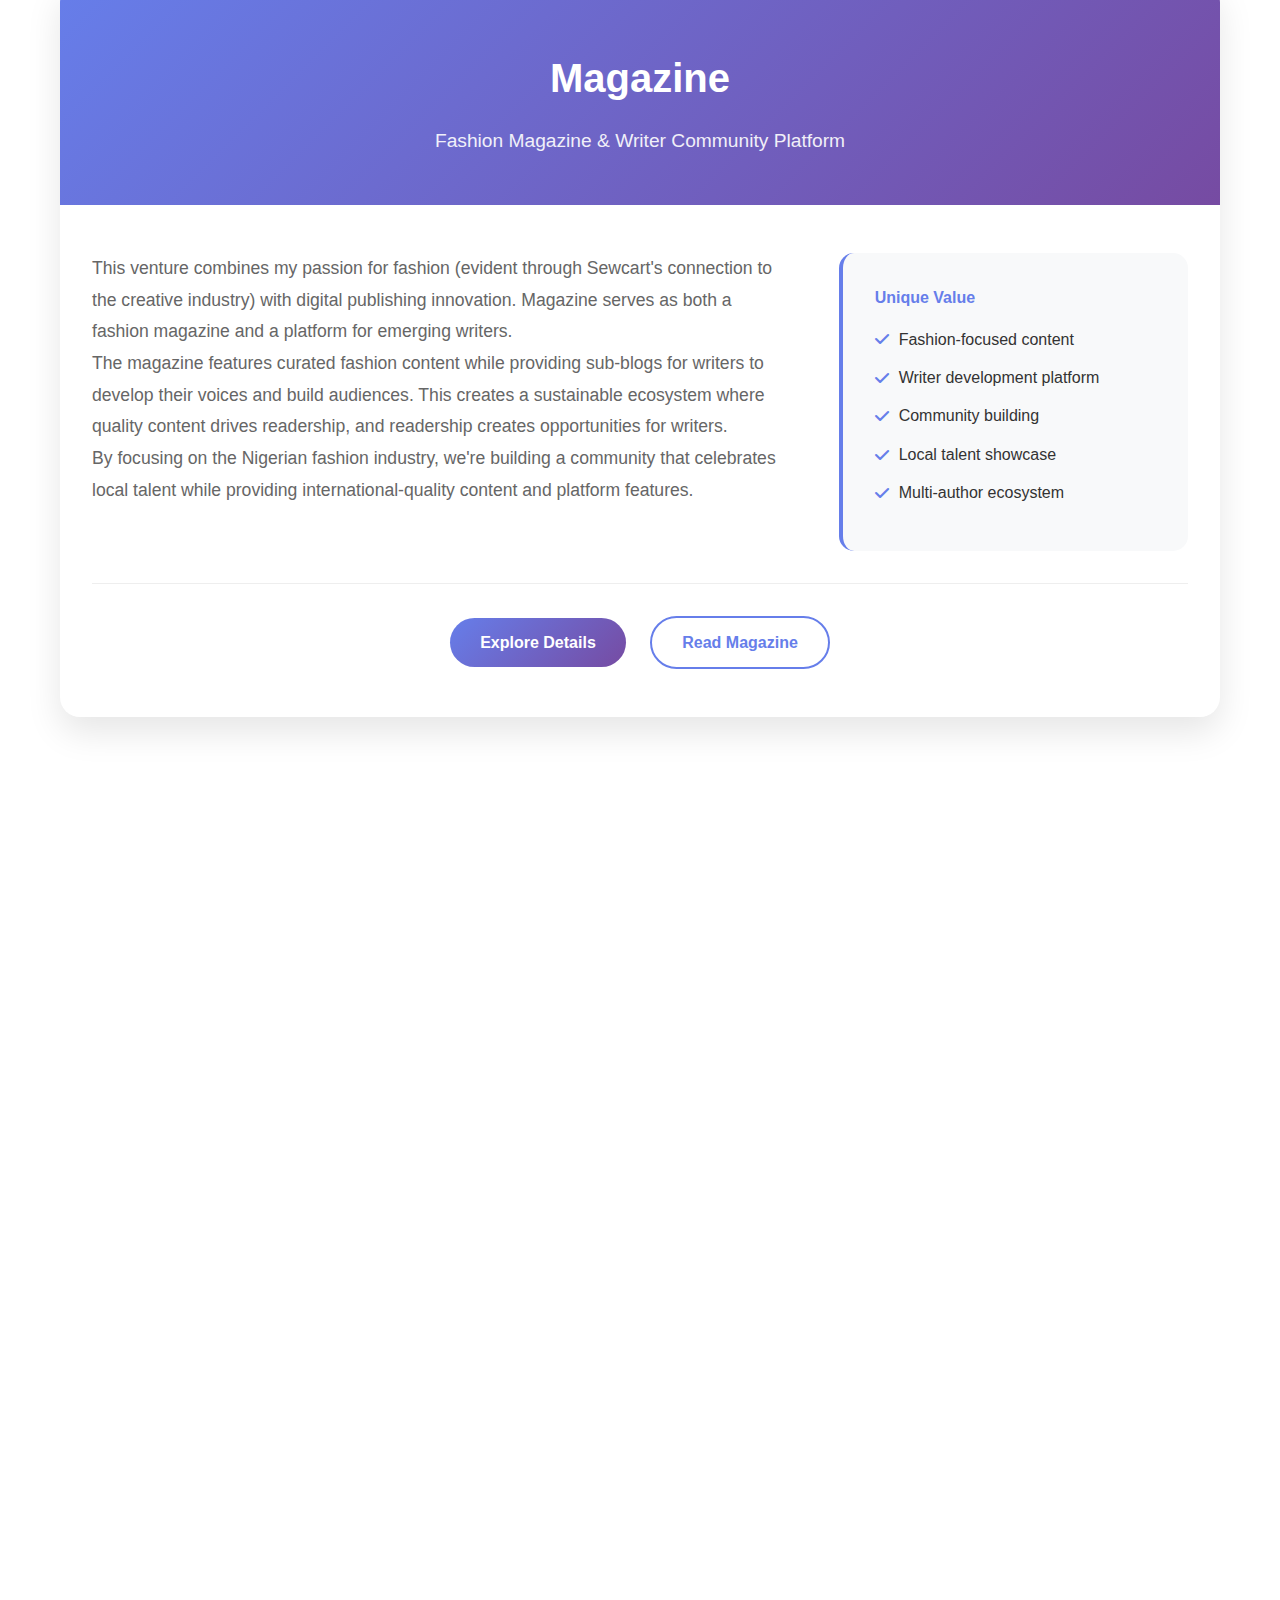
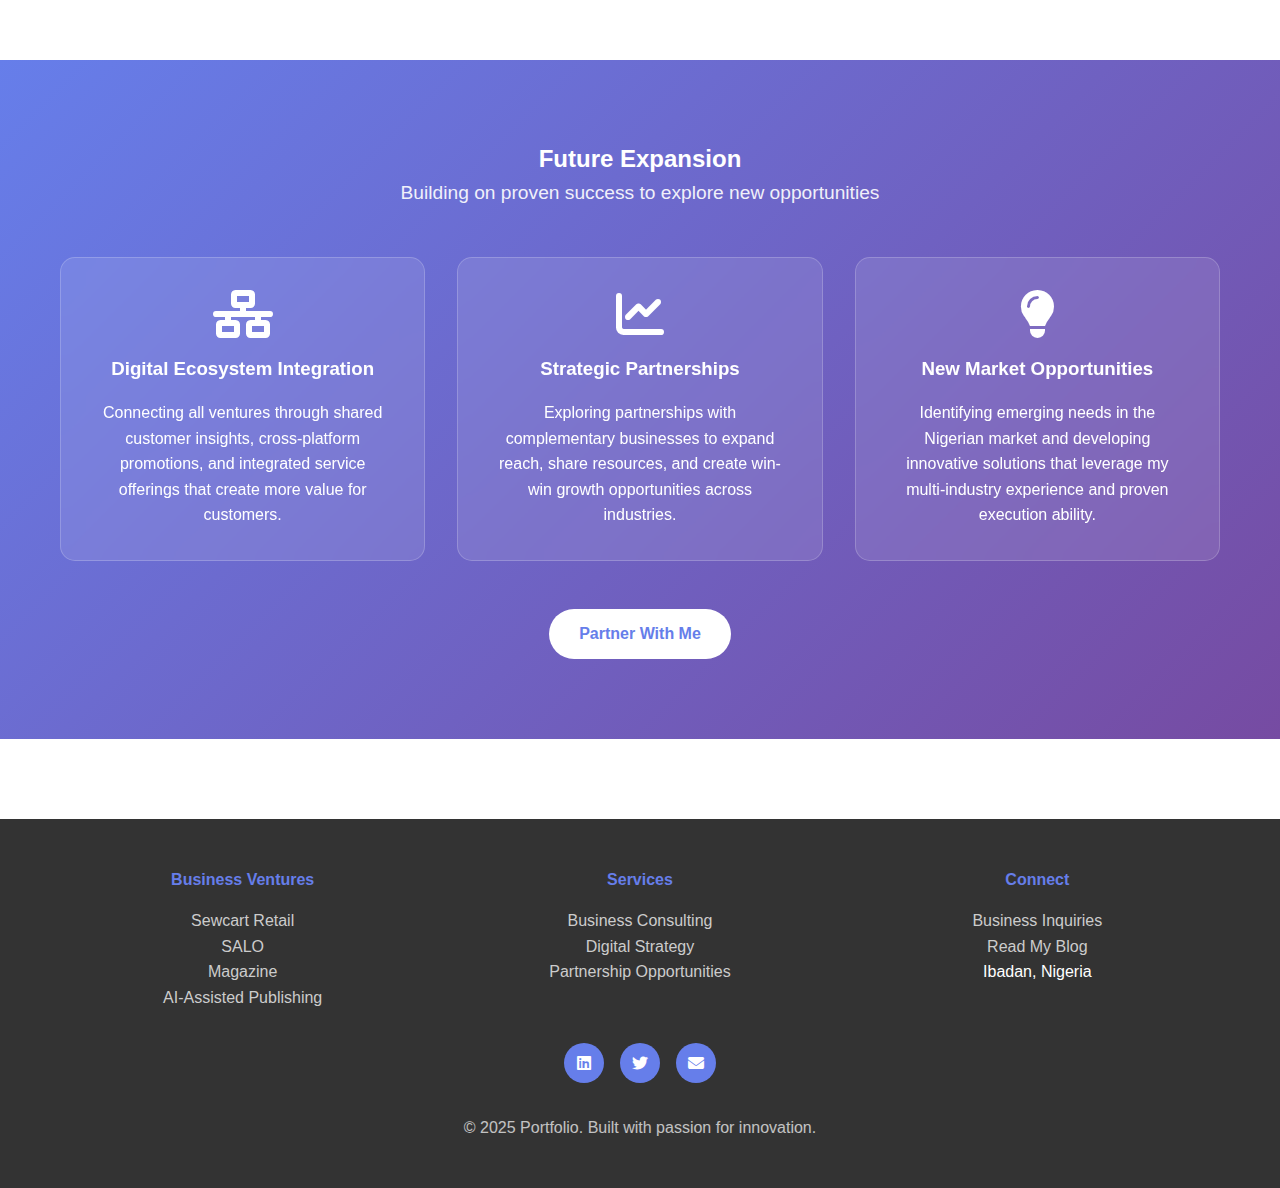
<file: ventures.html>
<!DOCTYPE html>
<html lang="en">
<head>
    <meta charset="UTF-8">
    <meta name="viewport" content="width=device-width, initial-scale=1.0">
    <title>Business Ventures | Entrepreneur & Digital Business Owner</title>
    <meta name="description" content="Explore my diverse business portfolio spanning retail, digital platforms, fashion publishing, and AI-assisted content creation.">
    
    <!-- Font Awesome CDN -->
    <link rel="stylesheet" href="https://cdnjs.cloudflare.com/ajax/libs/font-awesome/6.4.0/css/all.min.css">
    
    <style>
        * {
            margin: 0;
            padding: 0;
            box-sizing: border-box;
        }

        body {
            font-family: 'Segoe UI', Tahoma, Geneva, Verdana, sans-serif;
            line-height: 1.6;
            color: #333;
            background: #fff;
        }

        .container {
            max-width: 1200px;
            margin: 0 auto;
            padding: 0 20px;
        }

        /* Header */
        header {
            background: rgba(255, 255, 255, 0.95);
            backdrop-filter: blur(10px);
            position: fixed;
            width: 100%;
            top: 0;
            z-index: 1000;
            box-shadow: 0 2px 20px rgba(0, 0, 0, 0.1);
        }

        nav {
            display: flex;
            justify-content: space-between;
            align-items: center;
            padding: 1rem 0;
        }

        .logo {
            font-size: 1.5rem;
            font-weight: bold;
            color: #667eea;
        }

        .nav-links {
            display: flex;
            list-style: none;
            gap: 2rem;
        }

        .nav-links a {
            text-decoration: none;
            color: #333;
            font-weight: 500;
            transition: color 0.3s ease;
        }

        .nav-links a:hover,
        .nav-links a.active {
            color: #667eea;
        }

        /* Page Hero */
        .page-hero {
            background: linear-gradient(135deg, #667eea 0%, #764ba2 100%);
            color: white;
            padding: 120px 0 80px;
            text-align: center;
        }

        .page-hero h1 {
            font-size: 3rem;
            margin-bottom: 1rem;
            animation: fadeInUp 1s ease-out;
        }

        .page-hero p {
            font-size: 1.3rem;
            opacity: 0.9;
            max-width: 600px;
            margin: 0 auto;
            animation: fadeInUp 1s ease-out 0.3s both;
        }

        /* Main Content */
        .main-content {
            padding: 80px 0;
        }

        .section {
            margin-bottom: 80px;
        }

        .section-title {
            font-size: 2.5rem;
            margin-bottom: 3rem;
            color: #333;
            text-align: center;
        }

        /* Portfolio Approach */
        .portfolio-intro {
            background: #f8f9fa;
            padding: 60px 0;
            margin-bottom: 80px;
        }

        .intro-content {
            max-width: 800px;
            margin: 0 auto;
            text-align: center;
        }

        .intro-content h2 {
            margin-bottom: 2rem;
            color: #333;
        }

        .intro-text {
            font-size: 1.1rem;
            line-height: 1.8;
            color: #666;
            margin-bottom: 2rem;
        }

        .approach-grid {
            display: grid;
            grid-template-columns: repeat(auto-fit, minmax(250px, 1fr));
            gap: 2rem;
            margin-top: 3rem;
        }

        .approach-item {
            background: white;
            padding: 2rem;
            border-radius: 15px;
            box-shadow: 0 5px 15px rgba(0, 0, 0, 0.1);
            text-align: center;
        }

        .approach-icon {
            font-size: 2.5rem;
            color: #667eea;
            margin-bottom: 1rem;
        }

        .approach-item h3 {
            margin-bottom: 1rem;
            color: #333;
        }

        /* Venture Cards */
        .venture-full {
            background: white;
            border-radius: 20px;
            overflow: hidden;
            box-shadow: 0 15px 35px rgba(0, 0, 0, 0.1);
            margin-bottom: 4rem;
            transition: transform 0.3s ease, box-shadow 0.3s ease;
        }

        .venture-full:hover {
            transform: translateY(-5px);
            box-shadow: 0 25px 50px rgba(0, 0, 0, 0.15);
        }

        .venture-header {
            background: linear-gradient(135deg, #667eea, #764ba2);
            color: white;
            padding: 3rem 2rem;
            text-align: center;
        }

        .venture-icon-large {
            font-size: 4rem;
            margin-bottom: 1rem;
            display: block;
        }

        .venture-header h3 {
            font-size: 2.5rem;
            margin-bottom: 1rem;
        }

        .venture-tagline {
            font-size: 1.2rem;
            opacity: 0.9;
        }

        .venture-content {
            padding: 3rem 2rem;
        }

        .venture-details {
            display: grid;
            grid-template-columns: 2fr 1fr;
            gap: 3rem;
            align-items: start;
        }

        .venture-description {
            font-size: 1.1rem;
            line-height: 1.8;
            color: #666;
        }

        .venture-highlights {
            background: #f8f9fa;
            padding: 2rem;
            border-radius: 15px;
            border-left: 4px solid #667eea;
        }

        .venture-highlights h4 {
            color: #667eea;
            margin-bottom: 1rem;
        }

        .highlight-list {
            list-style: none;
        }

        .highlight-list li {
            margin-bottom: 0.8rem;
            display: flex;
            align-items: center;
            gap: 0.5rem;
        }

        .highlight-list i {
            color: #667eea;
            width: 16px;
        }

        .venture-cta {
            text-align: center;
            margin-top: 2rem;
            padding-top: 2rem;
            border-top: 1px solid #eee;
        }

        .btn {
            display: inline-block;
            padding: 12px 30px;
            background: linear-gradient(135deg, #667eea, #764ba2);
            color: white;
            text-decoration: none;
            border-radius: 50px;
            font-weight: 600;
            transition: all 0.3s ease;
            margin: 0 10px;
        }

        .btn:hover {
            transform: translateY(-2px);
            box-shadow: 0 10px 25px rgba(102, 126, 234, 0.3);
        }

        .btn-outline {
            background: transparent;
            border: 2px solid #667eea;
            color: #667eea;
        }

        .btn-outline:hover {
            background: #667eea;
            color: white;
        }

        /* Future Plans */
        .future-plans {
            background: linear-gradient(135deg, #667eea, #764ba2);
            color: white;
            padding: 80px 0;
            text-align: center;
        }

        .future-grid {
            display: grid;
            grid-template-columns: repeat(auto-fit, minmax(300px, 1fr));
            gap: 2rem;
            margin-top: 3rem;
        }

        .future-item {
            background: rgba(255, 255, 255, 0.1);
            padding: 2rem;
            border-radius: 15px;
            backdrop-filter: blur(10px);
            border: 1px solid rgba(255, 255, 255, 0.2);
        }

        .future-item i {
            font-size: 3rem;
            margin-bottom: 1rem;
            display: block;
        }

        .future-item h3 {
            margin-bottom: 1rem;
        }

        /* Animations */
        @keyframes fadeInUp {
            from {
                opacity: 0;
                transform: translateY(30px);
            }
            to {
                opacity: 1;
                transform: translateY(0);
            }
        }

        .loading {
            opacity: 0;
            animation: fadeIn 0.8s ease-in-out forwards;
        }

        @keyframes fadeIn {
            to {
                opacity: 1;
            }
        }

        /* Mobile Responsiveness */
        @media (max-width: 768px) {
            .nav-links {
                display: none;
            }

            .page-hero h1 {
                font-size: 2.5rem;
            }

            .page-hero p {
                font-size: 1.1rem;
            }

            .venture-details {
                grid-template-columns: 1fr;
                gap: 2rem;
            }

            .venture-header {
                padding: 2rem 1rem;
            }

            .venture-header h3 {
                font-size: 2rem;
            }

            .venture-content {
                padding: 2rem 1rem;
            }

            .approach-grid {
                grid-template-columns: 1fr;
            }

            .future-grid {
                grid-template-columns: 1fr;
            }

            .section-title {
                font-size: 2rem;
            }
        }
    </style>
</head>
<body>
    <!-- Header -->
    <header>
        <nav class="container">
            <div class="logo">Portfolio</div>
            <ul class="nav-links">
                <li><a href="index.html">Home</a></li>
                <li><a href="about.html">About</a></li>
                <li><a href="ventures.html" class="active">Ventures</a></li>
                <li><a href="services.html">Services</a></li>
                <li><a href="blog.html">Blog</a></li>
                <li><a href="contact.html">Contact</a></li>
            </ul>
        </nav>
    </header>

    <!-- Page Hero -->
    <section class="page-hero">
        <div class="container">
            <h1>Business Ventures</h1>
            <p>Building a diverse portfolio of businesses that create real value and solve meaningful problems</p>
        </div>
    </section>

    <!-- Portfolio Approach -->
    <section class="portfolio-intro">
        <div class="container">
            <div class="intro-content">
                <h2>My Investment Approach</h2>
                <p class="intro-text">
                    Every venture I build follows a systematic approach rooted in my engineering background 
                    and retail experience. I identify real market problems, develop sustainable solutions, 
                    and create businesses that can grow and scale effectively.
                </p>
                
                <div class="approach-grid">
                    <div class="approach-item">
                        <i class="fas fa-search approach-icon"></i>
                        <h3>Market Research</h3>
                        <p>Deep understanding of customer needs and market gaps through direct experience.</p>
                    </div>
                    <div class="approach-item">
                        <i class="fas fa-cogs approach-icon"></i>
                        <h3>Systematic Solutions</h3>
                        <p>Engineering mindset applied to building scalable and efficient business processes.</p>
                    </div>
                    <div class="approach-item">
                        <i class="fas fa-rocket approach-icon"></i>
                        <h3>Sustainable Growth</h3>
                        <p>Focus on long-term value creation and building businesses that can scale organically.</p>
                    </div>
                </div>
            </div>
        </div>
    </section>

    <!-- Main Content -->
    <main class="main-content">
        <div class="container">
            <!-- Current Ventures -->
            <section class="section">
                <h2 class="section-title">Current Active Ventures</h2>

                <!-- Sewcart -->
                <div class="venture-full loading">
                    <div class="venture-header">
                        <i class="fas fa-cut venture-icon-large"></i>
                        <h3>Sewcart</h3>
                        <p class="venture-tagline">Premium Sewing Accessories & Materials Retail</p>
                    </div>
                    <div class="venture-content">
                        <div class="venture-details">
                            <div class="venture-description">
                                <p>
                                    Sewcart is my flagship retail business specializing in high-quality sewing accessories, 
                                    materials, and supplies. Built on the foundation of my extensive retail experience, 
                                    Sewcart serves tailors, fashion designers, and sewing enthusiasts across Nigeria.
                                </p>
                                <p>
                                    What sets Sewcart apart is our deep understanding of the creative community's needs. 
                                    We don't just sell products; we provide expert guidance, maintain consistent quality, 
                                    and build relationships that help our customers succeed in their craft.
                                </p>
                                <p>
                                    This venture leverages my procurement expertise to source quality materials at 
                                    competitive prices while applying my customer service skills to create an 
                                    exceptional shopping experience.
                                </p>
                            </div>
                            <div class="venture-highlights">
                                <h4>Key Strengths</h4>
                                <ul class="highlight-list">
                                    <li><i class="fas fa-check"></i> Expert product curation</li>
                                    <li><i class="fas fa-check"></i> Competitive pricing strategy</li>
                                    <li><i class="fas fa-check"></i> Strong supplier relationships</li>
                                    <li><i class="fas fa-check"></i> Personalized customer service</li>
                                    <li><i class="fas fa-check"></i> Local market expertise</li>
                                </ul>
                            </div>
                        </div>
                        <div class="venture-cta">
                            <a href="sewcart.html" class="btn">View Details</a>
                            <a href="contact.html" class="btn btn-outline">Visit Store</a>
                        </div>
                    </div>
                </div>

                <!-- SALO -->
                <div class="venture-full loading">
                    <div class="venture-header">
                        <i class="fas fa-globe venture-icon-large"></i>
                        <h3>SALO</h3>
                        <p class="venture-tagline">Free Website Creation & Client Management Platform</p>
                    </div>
                    <div class="venture-content">
                        <div class="venture-details">
                            <div class="venture-description">
                                <p>
                                    SALO addresses a critical gap in the Nigerian market: affordable, professional 
                                    web presence for small businesses. Drawing from my retail experience, I recognized 
                                    that many business owners struggle with digital presence and client management.
                                </p>
                                <p>
                                    The platform provides free website creation tools combined with integrated client 
                                    management features. This unique combination helps small businesses not just get 
                                    online, but actually manage and grow their customer base effectively.
                                </p>
                                <p>
                                    By removing traditional barriers to entry, SALO democratizes access to 
                                    professional digital tools that were previously only available to larger businesses.
                                </p>
                            </div>
                            <div class="venture-highlights">
                                <h4>Platform Features</h4>
                                <ul class="highlight-list">
                                    <li><i class="fas fa-check"></i> Free website builder</li>
                                    <li><i class="fas fa-check"></i> Client management system</li>
                                    <li><i class="fas fa-check"></i> Mobile-responsive designs</li>
                                    <li><i class="fas fa-check"></i> User-friendly interface</li>
                                    <li><i class="fas fa-check"></i> Nigerian market focus</li>
                                </ul>
                            </div>
                        </div>
                        <div class="venture-cta">
                            <a href="salo.html" class="btn">Learn More</a>
                            <a href="https://SALO" target="_blank" class="btn btn-outline">Visit Platform</a>
                        </div>
                    </div>
                </div>

                <!-- Magazine -->
                <div class="venture-full loading">
                    <div class="venture-header">
                        <i class="fas fa-magazine venture-icon-large"></i>
                        <h3>Magazine</h3>
                        <p class="venture-tagline">Fashion Magazine & Writer Community Platform</p>
                    </div>
                    <div class="venture-content">
                        <div class="venture-details">
                            <div class="venture-description">
                                <p>
                                    This venture combines my passion for fashion (evident through Sewcart's connection 
                                    to the creative industry) with digital publishing innovation. Magazine 
                                    serves as both a fashion magazine and a platform for emerging writers.
                                </p>
                                <p>
                                    The magazine features curated fashion content while providing sub-blogs for writers 
                                    to develop their voices and build audiences. This creates a sustainable ecosystem 
                                    where quality content drives readership, and readership creates opportunities for writers.
                                </p>
                                <p>
                                    By focusing on the Nigerian fashion industry, we're building a community that 
                                    celebrates local talent while providing international-quality content and platform features.
                                </p>
                            </div>
                            <div class="venture-highlights">
                                <h4>Unique Value</h4>
                                <ul class="highlight-list">
                                    <li><i class="fas fa-check"></i> Fashion-focused content</li>
                                    <li><i class="fas fa-check"></i> Writer development platform</li>
                                    <li><i class="fas fa-check"></i> Community building</li>
                                    <li><i class="fas fa-check"></i> Local talent showcase</li>
                                    <li><i class="fas fa-check"></i> Multi-author ecosystem</li>
                                </ul>
                            </div>
                        </div>
                        <div class="venture-cta">
                            <a href="magazine.html" class="btn">Explore Details</a>
                            <a href="https://Magazine" target="_blank" class="btn btn-outline">Read Magazine</a>
                        </div>
                    </div>
                </div>

                <!-- AI-Assisted Publishing -->
                <div class="venture-full loading">
                    <div class="venture-header">
                        <i class="fas fa-robot venture-icon-large"></i>
                        <h3>AI-Assisted Publishing</h3>
                        <p class="venture-tagline">Revolutionary Content Creation & Novel Publishing</p>
                    </div>
                    <div class="venture-content">
                        <div class="venture-details">
                            <div class="venture-description">
                                <p>
                                    This venture represents the cutting edge of my business portfolio. By leveraging 
                                    AI assistance in novel writing and content creation, I'm pioneering new approaches 
                                    to publishing that dramatically reduce time-to-market while maintaining creative quality.
                                </p>
                                <p>
                                    The process isn't about replacing human creativity—it's about amplifying it. 
                                    AI assistance allows for rapid ideation, consistent output, and the ability to 
                                    explore multiple narrative directions quickly, bringing stories to readers faster than ever.
                                </p>
                                <p>
                                    This positions me at the forefront of publishing innovation, creating new revenue 
                                    streams while exploring the future of content creation in an AI-enhanced world.
                                </p>
                            </div>
                            <div class="venture-highlights">
                                <h4>Innovation Areas</h4>
                                <ul class="highlight-list">
                                    <li><i class="fas fa-check"></i> Rapid novel development</li>
                                    <li><i class="fas fa-check"></i> AI-human collaboration</li>
                                    <li><i class="fas fa-check"></i> Genre exploration</li>
                                    <li><i class="fas fa-check"></i> Publishing efficiency</li>
                                    <li><i class="fas fa-check"></i> Market responsiveness</li>
                                </ul>
                            </div>
                        </div>
                        <div class="venture-cta">
                            <a href="publishing.html" class="btn">Discover Process</a>
                            <a href="contact.html" class="btn btn-outline">Discuss Collaboration</a>
                        </div>
                    </div>
                </div>
            </section>
        </div>

        <!-- Future Plans -->
        <section class="future-plans">
            <div class="container">
                <h2>Future Expansion</h2>
                <p style="font-size: 1.2rem; opacity: 0.9; margin-bottom: 1rem;">
                    Building on proven success to explore new opportunities
                </p>
                
                <div class="future-grid">
                    <div class="future-item">
                        <i class="fas fa-network-wired"></i>
                        <h3>Digital Ecosystem Integration</h3>
                        <p>
                            Connecting all ventures through shared customer insights, cross-platform promotions, 
                            and integrated service offerings that create more value for customers.
                        </p>
                    </div>
                    
                    <div class="future-item">
                        <i class="fas fa-chart-line"></i>
                        <h3>Strategic Partnerships</h3>
                        <p>
                            Exploring partnerships with complementary businesses to expand reach, 
                            share resources, and create win-win growth opportunities across industries.
                        </p>
                    </div>
                    
                    <div class="future-item">
                        <i class="fas fa-lightbulb"></i>
                        <h3>New Market Opportunities</h3>
                        <p>
                            Identifying emerging needs in the Nigerian market and developing innovative 
                            solutions that leverage my multi-industry experience and proven execution ability.
                        </p>
                    </div>
                </div>

                <div style="margin-top: 3rem;">
                    <a href="contact.html" class="btn" style="background: white; color: #667eea;">Partner With Me</a>
                </div>
            </div>
        </section>
    </main>

    <!-- Footer -->
    <footer style="background: #333; color: #fff; text-align: center; padding: 3rem 0;">
        <div class="container">
            <div style="display: grid; grid-template-columns: repeat(auto-fit, minmax(250px, 1fr)); gap: 2rem; margin-bottom: 2rem;">
                <div>
                    <h4 style="margin-bottom: 1rem; color: #667eea;">Business Ventures</h4>
                    <p><a href="sewcart.html" style="color: #ccc; text-decoration: none;">Sewcart Retail</a></p>
                    <p><a href="salo.html" style="color: #ccc; text-decoration: none;">SALO</a></p>
                    <p><a href="magazine.html" style="color: #ccc; text-decoration: none;">Magazine</a></p>
                    <p><a href="publishing.html" style="color: #ccc; text-decoration: none;">AI-Assisted Publishing</a></p>
                </div>
                <div>
                    <h4 style="margin-bottom: 1rem; color: #667eea;">Services</h4>
                    <p><a href="services.html" style="color: #ccc; text-decoration: none;">Business Consulting</a></p>
                    <p><a href="services.html" style="color: #ccc; text-decoration: none;">Digital Strategy</a></p>
                    <p><a href="services.html" style="color: #ccc; text-decoration: none;">Partnership Opportunities</a></p>
                </div>
                <div>
                    <h4 style="margin-bottom: 1rem; color: #667eea;">Connect</h4>
                    <p><a href="contact.html" style="color: #ccc; text-decoration: none;">Business Inquiries</a></p>
                    <p><a href="blog.html" style="color: #ccc; text-decoration: none;">Read My Blog</a></p>
                    <p>Ibadan, Nigeria</p>
                </div>
            </div>
            
            <div style="display: flex; gap: 1rem; justify-content: center; margin-top: 2rem;">
                <a href="#" style="background: #667eea; color: white; width: 40px; height: 40px; border-radius: 50%; display: flex; align-items: center; justify-content: center; text-decoration: none;"><i class="fab fa-linkedin"></i></a>
                <a href="#" style="background: #667eea; color: white; width: 40px; height: 40px; border-radius: 50%; display: flex; align-items: center; justify-content: center; text-decoration: none;"><i class="fab fa-twitter"></i></a>
                <a href="#" style="background: #667eea; color: white; width: 40px; height: 40px; border-radius: 50%; display: flex; align-items: center; justify-content: center; text-decoration: none;"><i class="fas fa-envelope"></i></a>
            </div>
            
            <p style="margin-top: 2rem; opacity: 0.7;">
                © 2025 Portfolio. Built with passion for innovation.
            </p>
        </div>
    </footer>

    <script>
        document.addEventListener('DOMContentLoaded', function() {
            // Add loading animation delay
            const loadingElements = document.querySelectorAll('.loading');
            loadingElements.forEach((el, index) => {
                setTimeout(() => {
                    el.style.opacity = '1';
                }, index * 300);
            });

            // Header scroll effect
            let lastScrollTop = 0;
            const header = document.querySelector('header');
            
            window.addEventListener('scroll', function() {
                let scrollTop = window.pageYOffset || document.documentElement.scrollTop;
                
                if (scrollTop > lastScrollTop && scrollTop > 100) {
                    header.style.transform = 'translateY(-100%)';
                } else {
                    header.style.transform = 'translateY(0)';
                }
                
                lastScrollTop = scrollTop;
            });

            header.style.transition = 'transform 0.3s ease-in-out';

            // Venture cards animation on scroll
            const ventureCards = document.querySelectorAll('.venture-full');
            
            const observerOptions = {
                threshold: 0.2,
                rootMargin: '0px 0px -50px 0px'
            };

            const observer = new IntersectionObserver(function(entries) {
                entries.forEach(entry => {
                    if (entry.isIntersecting) {
                        entry.target.style.animation = 'fadeInUp 0.8s ease-out forwards';
                    }
                });
            }, observerOptions);

            ventureCards.forEach(card => {
                observer.observe(card);
            });
        });
    </script>
</body>
</html>
</file>
<file: assets/css/style.css>
* {
            margin: 0;
            padding: 0;
            box-sizing: border-box;
        }

        body {
            font-family: 'Segoe UI', Tahoma, Geneva, Verdana, sans-serif;
            line-height: 1.6;
            color: #333;
            background: linear-gradient(135deg, #667eea 0%, #764ba2 100%);
            min-height: 100vh;
        }

        .container {
            max-width: 1200px;
            margin: 0 auto;
            padding: 0 20px;
        }

        /* Header */
        header {
            background: rgba(255, 255, 255, 0.95);
            backdrop-filter: blur(10px);
            position: fixed;
            width: 100%;
            top: 0;
            z-index: 1000;
            box-shadow: 0 2px 20px rgba(0, 0, 0, 0.1);
        }

        nav {
            display: flex;
            justify-content: space-between;
            align-items: center;
            padding: 1rem 0;
        }

        .logo {
            font-size: 1.5rem;
            font-weight: bold;
            color: #667eea;
        }

        .nav-links {
            display: flex;
            list-style: none;
            gap: 2rem;
        }

        .nav-links a {
            text-decoration: none;
            color: #333;
            font-weight: 500;
            transition: color 0.3s ease;
        }

        .nav-links a:hover {
            color: #667eea;
        }

        /* Hero Section */
        .hero {
            min-height: 100vh;
            display: flex;
            align-items: center;
            color: white;
            position: relative;
            overflow: hidden;
        }

        .hero::before {
            content: '';
            position: absolute;
            top: 0;
            left: 0;
            right: 0;
            bottom: 0;
            background: rgba(0, 0, 0, 0.3);
            z-index: 1;
        }

        .hero-content {
            position: relative;
            z-index: 2;
            text-align: center;
            max-width: 800px;
            margin: 0 auto;
        }

        .hero h1 {
            font-size: 3.5rem;
            margin-bottom: 1rem;
            animation: fadeInUp 1s ease-out;
        }

        .hero-subtitle {
            font-size: 1.3rem;
            margin-bottom: 2rem;
            opacity: 0.9;
            animation: fadeInUp 1s ease-out 0.3s both;
        }

        .hero-description {
            font-size: 1.1rem;
            margin-bottom: 3rem;
            opacity: 0.8;
            animation: fadeInUp 1s ease-out 0.6s both;
        }

        .cta-buttons {
            display: flex;
            gap: 1rem;
            justify-content: center;
            flex-wrap: wrap;
            animation: fadeInUp 1s ease-out 0.9s both;
        }

        .btn {
            padding: 12px 30px;
            text-decoration: none;
            border-radius: 50px;
            font-weight: 600;
            transition: all 0.3s ease;
            border: 2px solid transparent;
        }

        .btn-primary {
            background: #fff;
            color: #667eea;
        }

        .btn-primary:hover {
            background: transparent;
            color: #fff;
            border-color: #fff;
        }

        .btn-secondary {
            background: transparent;
            color: #fff;
            border-color: #fff;
        }

        .btn-secondary:hover {
            background: #fff;
            color: #667eea;
        }

        /* Main Content */
        main {
            background: #fff;
            /*margin-top: 100vh;*/
        }

        .section {
            padding: 5rem 0;
        }

        .section h2 {
            text-align: center;
            font-size: 2.5rem;
            margin-bottom: 3rem;
            color: #333;
        }

        /* Featured Ventures */
        .ventures-grid {
            display: grid;
            grid-template-columns: repeat(auto-fit, minmax(350px, 1fr));
            gap: 2rem;
            margin-top: 3rem;
        }

        .venture-card {
            background: #fff;
            border-radius: 15px;
            padding: 2rem;
            box-shadow: 0 10px 30px rgba(0, 0, 0, 0.1);
            transition: transform 0.3s ease, box-shadow 0.3s ease;
            border: 1px solid #f0f0f0;
        }

        .venture-card:hover {
            transform: translateY(-5px);
            box-shadow: 0 20px 40px rgba(0, 0, 0, 0.15);
        }

        .venture-icon {
            width: 60px;
            height: 60px;
            background: linear-gradient(135deg, #667eea, #764ba2);
            border-radius: 12px;
            display: flex;
            align-items: center;
            justify-content: center;
            margin-bottom: 1.5rem;
            color: white;
            font-size: 1.5rem;
            font-weight: bold;
        }

        .venture-card h3 {
            font-size: 1.5rem;
            margin-bottom: 1rem;
            color: #333;
        }

        .venture-card p {
            color: #666;
            margin-bottom: 1.5rem;
        }

        .venture-link {
            color: #667eea;
            text-decoration: none;
            font-weight: 600;
            border-bottom: 2px solid transparent;
            transition: border-color 0.3s ease;
        }

        .venture-link:hover {
            border-color: #667eea;
        }

        /* Stats Section */
        .stats {
            background: linear-gradient(135deg, #667eea, #764ba2);
            color: white;
            text-align: center;
        }

        .stats-grid {
            display: grid;
            grid-template-columns: repeat(auto-fit, minmax(200px, 1fr));
            gap: 3rem;
            margin-top: 3rem;
        }

        .stat-item h3 {
            font-size: 3rem;
            margin-bottom: 0.5rem;
        }

        .stat-item p {
            font-size: 1.1rem;
            opacity: 0.9;
        }

        /* Blog Section */
        .blog-preview {
            background: #f8f9fa;
        }

        .blog-grid {
            display: grid;
            grid-template-columns: repeat(auto-fit, minmax(300px, 1fr));
            gap: 2rem;
            margin-top: 3rem;
        }

        .blog-card {
            background: #fff;
            border-radius: 10px;
            overflow: hidden;
            box-shadow: 0 5px 15px rgba(0, 0, 0, 0.1);
            transition: transform 0.3s ease;
        }

        .blog-card:hover {
            transform: translateY(-3px);
        }

        .blog-image {
            height: 200px;
            background: linear-gradient(45deg, #667eea, #764ba2);
            display: flex;
            align-items: center;
            justify-content: center;
            color: white;
            font-size: 1.2rem;
        }

        .blog-content {
            padding: 1.5rem;
        }

        .blog-card h4 {
            margin-bottom: 0.5rem;
            color: #333;
        }

        .blog-date {
            color: #666;
            font-size: 0.9rem;
            margin-bottom: 1rem;
        }

        .blog-excerpt {
            color: #666;
            font-size: 0.95rem;
        }

        /* Footer */
        footer {
            background: #333;
            color: #fff;
            text-align: center;
            padding: 3rem 0;
        }

        .footer-content {
            display: grid;
            grid-template-columns: repeat(auto-fit, minmax(250px, 1fr));
            gap: 2rem;
            margin-bottom: 2rem;
        }

        .footer-section h4 {
            margin-bottom: 1rem;
            color: #667eea;
        }

        .footer-section a {
            color: #ccc;
            text-decoration: none;
            transition: color 0.3s ease;
        }

        .footer-section a:hover {
            color: #667eea;
        }

        .social-links {
            display: flex;
            gap: 1rem;
            justify-content: center;
            margin-top: 2rem;
        }

        .social-links a {
            background: #667eea;
            color: white;
            width: 40px;
            height: 40px;
            border-radius: 50%;
            display: flex;
            align-items: center;
            justify-content: center;
            transition: background 0.3s ease;
        }

        .social-links a:hover {
            background: #764ba2;
        }

        /* Animations */
        @keyframes fadeInUp {
            from {
                opacity: 0;
                transform: translateY(30px);
            }
            to {
                opacity: 1;
                transform: translateY(0);
            }
        }

        /* Mobile Responsiveness */
        @media (max-width: 768px) {
            .nav-links {
                display: none;
            }

            .hero h1 {
                font-size: 2.5rem;
            }

            .hero-subtitle {
                font-size: 1.1rem;
            }

            .cta-buttons {
                flex-direction: column;
                align-items: center;
            }

            .btn {
                width: 100%;
                max-width: 300px;
            }

            .ventures-grid {
                grid-template-columns: 1fr;
            }

            .stats-grid {
                grid-template-columns: repeat(2, 1fr);
                gap: 2rem;
            }

            .blog-grid {
                grid-template-columns: 1fr;
            }
        }

        /* Smooth Scrolling */
        html {
            scroll-behavior: smooth;
        }

        /* Loading Animation */
        .loading {
            opacity: 0;
            animation: fadeIn 0.5s ease-in-out forwards;
        }

        @keyframes fadeIn {
            to {
                opacity: 1;
            }
        }
</file>
